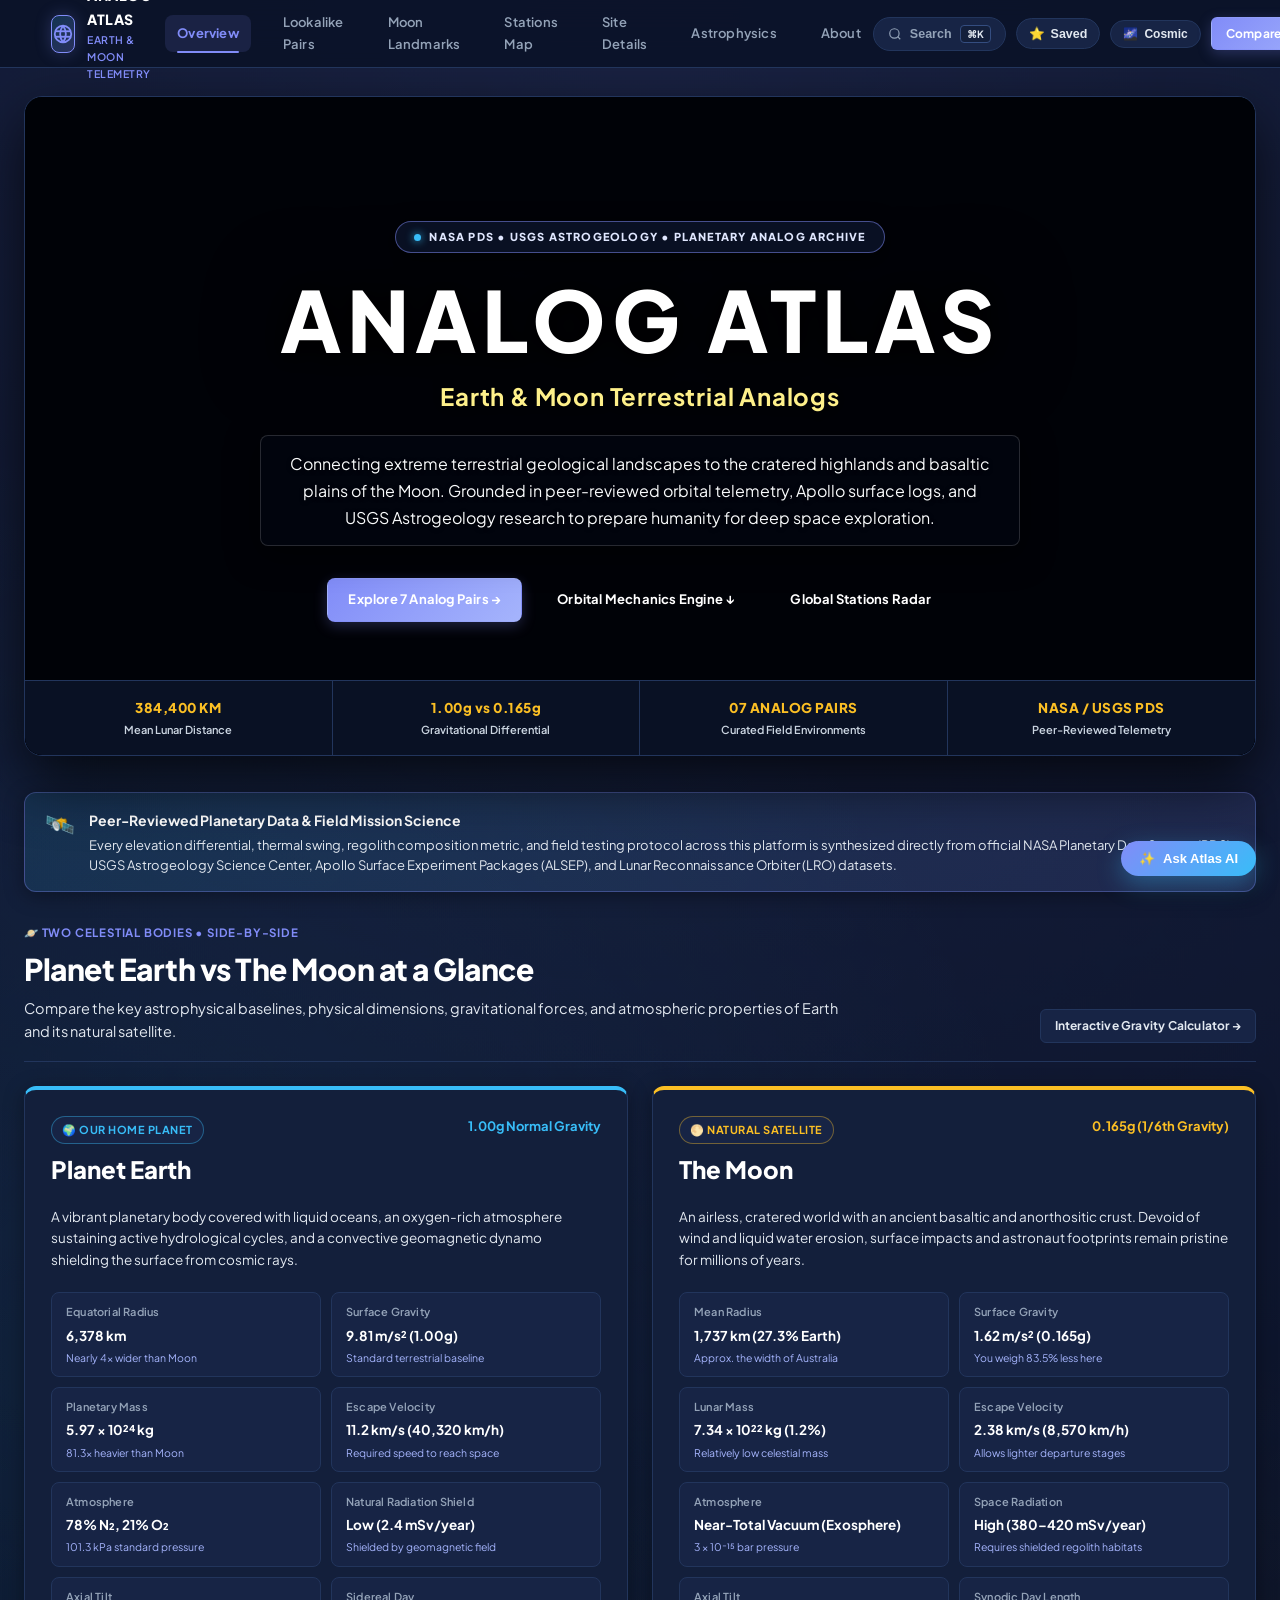
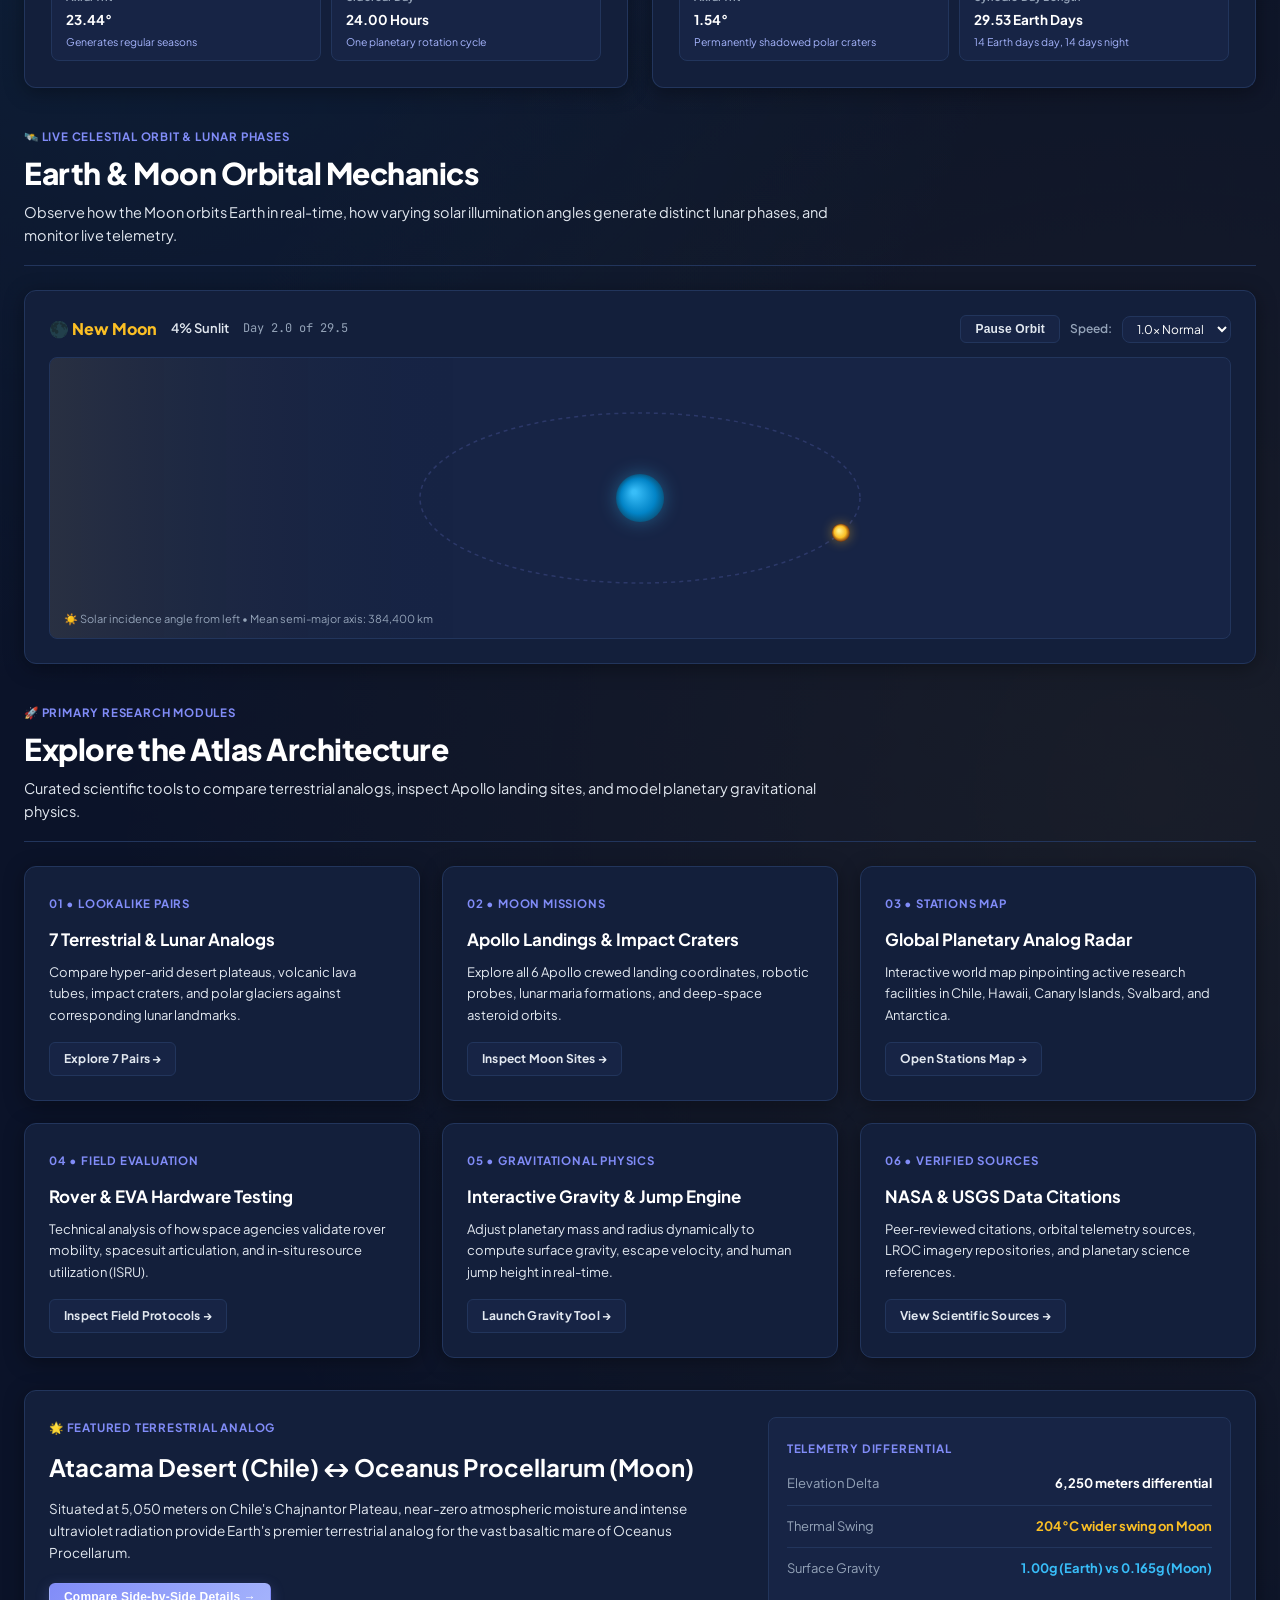
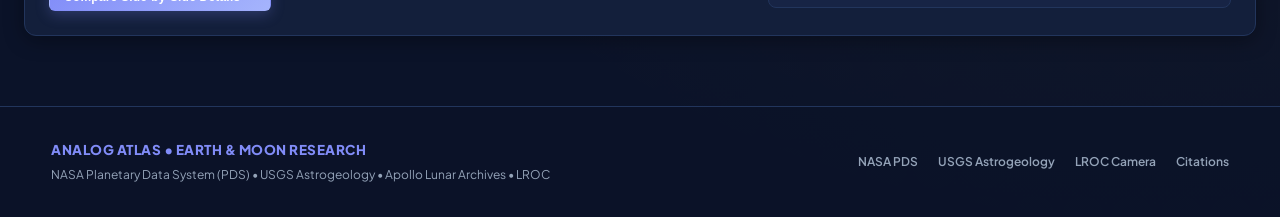
<file: index.html>
<!doctype html>
<html lang="en">
<head>
    <meta charset="utf-8">
    <meta name="viewport" content="width=device-width, initial-scale=1">
    <title>Analog Atlas — Earth &amp; Moon Terrestrial Analogs</title>
    <link rel="stylesheet" href="style.css">
</head>
<body>
    <!-- Top Navigation Bar -->
    <header class="topbar">
        <a class="brand" href="index.html">
            <div class="brand-symbol">
                <svg width="22" height="22" viewBox="0 0 24 24" fill="none" stroke="currentColor" stroke-width="2">
                    <circle cx="12" cy="12" r="9"/>
                    <path d="M3.6 9h16.8"/>
                    <path d="M3.6 15h16.8"/>
                    <path d="M12 3a14.5 14.5 0 0 0 0 18"/>
                    <path d="M12 3a14.5 14.5 0 0 1 0 18"/>
                </svg>
            </div>
            <div class="brand-text">
                <b>ANALOG ATLAS</b>
                <small>EARTH &amp; MOON TELEMETRY</small>
            </div>
        </a>
        <nav>
            <a href="index.html" class="active">Overview</a>
            <a href="compare.html">Lookalike Pairs</a>
            <a href="explore.html">Moon Landmarks</a>
            <a href="results.html">Stations Map</a>
            <a href="location.html">Site Details</a>
            <a href="methodology.html">Astrophysics</a>
            <a href="about.html">About</a>
        </nav>
        <div class="topbar-actions">
            <button class="theme-toggle-btn" onclick="cycleTheme()" title="Switch Theme">
                <span>🎨</span> <span>Theme</span>
            </button>
            <a class="btn btn-primary btn-sm" href="compare.html">Compare Places &rarr;</a>
        </div>
    </header>

    <main>
        <!-- Cinematic Universe Hero (Spanning out Earth & Moon with Project Name) -->
        <section class="hero-panel">
            <div class="hero-video-stage">
                <video class="hero-video-element" autoplay muted loop playsinline preload="auto">
                    <source src="v3.mp4" type="video/mp4">
        
                </video>
                <div class="hero-cosmos-vignette"></div>
            </div>

            <div class="hero-content">
                <div class="hero-research-badge">
                    <span class="badge-dot"></span>
                    <span>NASA PDS &bull; USGS ASTROGEOLOGY &bull; PLANETARY ANALOG ARCHIVE</span>
                </div>
                <h1 class="hero-title">ANALOG ATLAS</h1>
                <p class="hero-subtitle">Earth &amp; Moon Terrestrial Analogs</p>
                <p class="hero-desc">
                    Connecting extreme terrestrial geological landscapes to the cratered highlands and basaltic plains of the Moon. Grounded in peer-reviewed orbital telemetry, Apollo surface logs, and USGS Astrogeology research to prepare humanity for deep space exploration.
                </p>
                <div class="hero-buttons">
                    <a href="compare.html" class="btn btn-primary">
                        <span>Explore 7 Analog Pairs &rarr;</span>
                    </a>
                    <a href="#orbital-engine" class="btn hero-btn-ghost">
                        <span>Orbital Mechanics Engine &darr;</span>
                    </a>
                    <a href="results.html" class="btn hero-btn-ghost">
                        <span>Global Stations Radar</span>
                    </a>
                </div>
            </div>

            <!-- Invariant Telemetry Metric Bar -->
            <div class="feature-strip">
                <div class="feature-strip-item">
                    <span>384,400 KM</span>
                    <small>Mean Lunar Distance</small>
                </div>
                <div class="feature-strip-item">
                    <span>1.00g vs 0.165g</span>
                    <small>Gravitational Differential</small>
                </div>
                <div class="feature-strip-item">
                    <span>07 ANALOG PAIRS</span>
                    <small>Curated Field Environments</small>
                </div>
                <div class="feature-strip-item">
                    <span>NASA / USGS PDS</span>
                    <small>Peer-Reviewed Telemetry</small>
                </div>
            </div>
        </section>

        <!-- Scientific Data Integrity Banner -->
        <div class="beginner-guide-banner">
            <div class="beginner-guide-icon">🛰️</div>
            <div>
                <h4>Peer-Reviewed Planetary Data &amp; Field Mission Science</h4>
                <p>
                    Every elevation differential, thermal swing, regolith composition metric, and field testing protocol across this platform is synthesized directly from official NASA Planetary Data System (PDS), USGS Astrogeology Science Center, Apollo Surface Experiment Packages (ALSEP), and Lunar Reconnaissance Orbiter (LRO) datasets.
                </p>
            </div>
        </div>

        <!-- Section 1: Celestial Spheres Live Telemetry Board -->
        <div class="page-heading">
            <div>
                <span class="eyebrow-accent">🪐 TWO CELESTIAL BODIES • SIDE-BY-SIDE</span>
                <h1>Planet Earth vs The Moon at a Glance</h1>
                <p>Compare the key astrophysical baselines, physical dimensions, gravitational forces, and atmospheric properties of Earth and its natural satellite.</p>
            </div>
            <a href="methodology.html" class="btn btn-ghost btn-sm">Interactive Gravity Calculator &rarr;</a>
        </div>

        <section class="telemetry-board">
            <!-- Earth Card -->
            <div class="sphere-card earth-side">
                <div class="sphere-header">
                    <div>
                        <span class="sphere-tag">🌍 OUR HOME PLANET</span>
                        <h2>Planet Earth</h2>
                    </div>
                    <span style="font-weight: 700; font-size: 13px; color: var(--blue);">1.00g Normal Gravity</span>
                </div>
                <p class="sphere-desc">
                    A vibrant planetary body covered with liquid oceans, an oxygen-rich atmosphere sustaining active hydrological cycles, and a convective geomagnetic dynamo shielding the surface from cosmic rays.
                </p>
                <div class="sphere-metrics-table">
                    <div class="metric-cell">
                        <span>Equatorial Radius</span>
                        <b>6,378 km</b>
                        <small>Nearly 4× wider than Moon</small>
                    </div>
                    <div class="metric-cell">
                        <span>Surface Gravity</span>
                        <b>9.81 m/s² (1.00g)</b>
                        <small>Standard terrestrial baseline</small>
                    </div>
                    <div class="metric-cell">
                        <span>Planetary Mass</span>
                        <b>5.97 × 10²⁴ kg</b>
                        <small>81.3× heavier than Moon</small>
                    </div>
                    <div class="metric-cell">
                        <span>Escape Velocity</span>
                        <b>11.2 km/s (40,320 km/h)</b>
                        <small>Required speed to reach space</small>
                    </div>
                    <div class="metric-cell">
                        <span>Atmosphere</span>
                        <b>78% N₂, 21% O₂</b>
                        <small>101.3 kPa standard pressure</small>
                    </div>
                    <div class="metric-cell">
                        <span>Natural Radiation Shield</span>
                        <b>Low (2.4 mSv/year)</b>
                        <small>Shielded by geomagnetic field</small>
                    </div>
                    <div class="metric-cell">
                        <span>Axial Tilt</span>
                        <b>23.44°</b>
                        <small>Generates regular seasons</small>
                    </div>
                    <div class="metric-cell">
                        <span>Sidereal Day</span>
                        <b>24.00 Hours</b>
                        <small>One planetary rotation cycle</small>
                    </div>
                </div>
            </div>

            <!-- Moon Card -->
            <div class="sphere-card moon-side">
                <div class="sphere-header">
                    <div>
                        <span class="sphere-tag">🌕 NATURAL SATELLITE</span>
                        <h2>The Moon</h2>
                    </div>
                    <span style="font-weight: 700; font-size: 13px; color: var(--amber);">0.165g (1/6th Gravity)</span>
                </div>
                <p class="sphere-desc">
                    An airless, cratered world with an ancient basaltic and anorthositic crust. Devoid of wind and liquid water erosion, surface impacts and astronaut footprints remain pristine for millions of years.
                </p>
                <div class="sphere-metrics-table">
                    <div class="metric-cell">
                        <span>Mean Radius</span>
                        <b>1,737 km (27.3% Earth)</b>
                        <small>Approx. the width of Australia</small>
                    </div>
                    <div class="metric-cell">
                        <span>Surface Gravity</span>
                        <b>1.62 m/s² (0.165g)</b>
                        <small>You weigh 83.5% less here</small>
                    </div>
                    <div class="metric-cell">
                        <span>Lunar Mass</span>
                        <b>7.34 × 10²² kg (1.2%)</b>
                        <small>Relatively low celestial mass</small>
                    </div>
                    <div class="metric-cell">
                        <span>Escape Velocity</span>
                        <b>2.38 km/s (8,570 km/h)</b>
                        <small>Allows lighter departure stages</small>
                    </div>
                    <div class="metric-cell">
                        <span>Atmosphere</span>
                        <b>Near-Total Vacuum (Exosphere)</b>
                        <small>3 × 10⁻¹⁵ bar pressure</small>
                    </div>
                    <div class="metric-cell">
                        <span>Space Radiation</span>
                        <b>High (380–420 mSv/year)</b>
                        <small>Requires shielded regolith habitats</small>
                    </div>
                    <div class="metric-cell">
                        <span>Axial Tilt</span>
                        <b>1.54°</b>
                        <small>Permanently shadowed polar craters</small>
                    </div>
                    <div class="metric-cell">
                        <span>Synodic Day Length</span>
                        <b>29.53 Earth Days</b>
                        <small>14 Earth days day, 14 days night</small>
                    </div>
                </div>
            </div>
        </section>

        <!-- Section 2: Interactive Orbit & Moon Phases Engine -->
        <div class="page-heading" id="orbital-engine">
            <div>
                <span class="eyebrow-accent">🛰️ LIVE CELESTIAL ORBIT &amp; LUNAR PHASES</span>
                <h1>Earth &amp; Moon Orbital Mechanics</h1>
                <p>Observe how the Moon orbits Earth in real-time, how varying solar illumination angles generate distinct lunar phases, and monitor live telemetry.</p>
            </div>
        </div>

        <section class="card" style="margin-bottom: 36px; padding: 24px;">
            <div style="display: flex; justify-content: space-between; align-items: center; margin-bottom: 14px; flex-wrap: wrap; gap: 12px;">
                <div style="display: flex; align-items: center; gap: 14px;">
                    <span id="orbit-phase-text" style="font-size: 16px; font-weight: 800; color: var(--amber);">🌕 Full Moon</span>
                    <span id="orbit-illum-text" style="font-size: 13px; color: var(--text-dim); font-weight: 600;">100% Sunlit</span>
                    <span id="orbit-day-text" style="font-size: 12px; color: var(--muted); font-family: var(--font-mono);">Day 14.8 of 29.5</span>
                </div>
                <div style="display: flex; align-items: center; gap: 10px;">
                    <button class="btn btn-ghost btn-sm" id="orbit-play-btn" onclick="toggleOrbitPlay()">Pause Orbit</button>
                    <label style="font-size: 12px; font-weight: 600; color: var(--muted);">Speed:</label>
                    <select class="select-box" style="padding: 4px 10px; font-size: 12px;" onchange="setOrbitSpeed(this.value)">
                        <option value="0.008">0.5× Slow</option>
                        <option value="0.015" selected>1.0× Normal</option>
                        <option value="0.035">2.5× Fast</option>
                    </select>
                </div>
            </div>
            <div style="background: var(--card-surface); border-radius: var(--radius-sm); border: 1px solid var(--line); overflow: hidden; position: relative;">
                <canvas id="orbit-canvas" style="width: 100%; height: 280px; display: block;"></canvas>
                <div style="position: absolute; bottom: 10px; left: 14px; font-size: 11px; color: var(--muted); pointer-events: none;">
                    ☀️ Solar incidence angle from left &bull; Mean semi-major axis: 384,400 km
                </div>
            </div>
        </section>

        <!-- Section 3: Core Research Navigation Modules -->
        <div class="page-heading">
            <div>
                <span class="eyebrow-accent">🚀 PRIMARY RESEARCH MODULES</span>
                <h1>Explore the Atlas Architecture</h1>
                <p>Curated scientific tools to compare terrestrial analogs, inspect Apollo landing sites, and model planetary gravitational physics.</p>
            </div>
        </div>

        <div class="grid-three">
            <a class="card" href="compare.html">
                <span class="eyebrow-accent">01 • LOOKALIKE PAIRS</span>
                <h3 style="margin: 8px 0;">7 Terrestrial &amp; Lunar Analogs</h3>
                <p style="color: var(--text-dim); font-size: 13px; margin-bottom: 16px;">
                    Compare hyper-arid desert plateaus, volcanic lava tubes, impact craters, and polar glaciers against corresponding lunar landmarks.
                </p>
                <span class="btn btn-ghost btn-sm">Explore 7 Pairs &rarr;</span>
            </a>

            <a class="card" href="explore.html">
                <span class="eyebrow-accent">02 • MOON MISSIONS</span>
                <h3 style="margin: 8px 0;">Apollo Landings &amp; Impact Craters</h3>
                <p style="color: var(--text-dim); font-size: 13px; margin-bottom: 16px;">
                    Explore all 6 Apollo crewed landing coordinates, robotic probes, lunar maria formations, and deep-space asteroid orbits.
                </p>
                <span class="btn btn-ghost btn-sm">Inspect Moon Sites &rarr;</span>
            </a>

            <a class="card" href="results.html">
                <span class="eyebrow-accent">03 • STATIONS MAP</span>
                <h3 style="margin: 8px 0;">Global Planetary Analog Radar</h3>
                <p style="color: var(--text-dim); font-size: 13px; margin-bottom: 16px;">
                    Interactive world map pinpointing active research facilities in Chile, Hawaii, Canary Islands, Svalbard, and Antarctica.
                </p>
                <span class="btn btn-ghost btn-sm">Open Stations Map &rarr;</span>
            </a>

            <a class="card" href="location.html">
                <span class="eyebrow-accent">04 • FIELD EVALUATION</span>
                <h3 style="margin: 8px 0;">Rover &amp; EVA Hardware Testing</h3>
                <p style="color: var(--text-dim); font-size: 13px; margin-bottom: 16px;">
                    Technical analysis of how space agencies validate rover mobility, spacesuit articulation, and in-situ resource utilization (ISRU).
                </p>
                <span class="btn btn-ghost btn-sm">Inspect Field Protocols &rarr;</span>
            </a>

            <a class="card" href="methodology.html">
                <span class="eyebrow-accent">05 • GRAVITATIONAL PHYSICS</span>
                <h3 style="margin: 8px 0;">Interactive Gravity &amp; Jump Engine</h3>
                <p style="color: var(--text-dim); font-size: 13px; margin-bottom: 16px;">
                    Adjust planetary mass and radius dynamically to compute surface gravity, escape velocity, and human jump height in real-time.
                </p>
                <span class="btn btn-ghost btn-sm">Launch Gravity Tool &rarr;</span>
            </a>

            <a class="card" href="about.html">
                <span class="eyebrow-accent">06 • VERIFIED SOURCES</span>
                <h3 style="margin: 8px 0;">NASA &amp; USGS Data Citations</h3>
                <p style="color: var(--text-dim); font-size: 13px; margin-bottom: 16px;">
                    Peer-reviewed citations, orbital telemetry sources, LROC imagery repositories, and planetary science references.
                </p>
                <span class="btn btn-ghost btn-sm">View Scientific Sources &rarr;</span>
            </a>
        </div>

        <!-- Section 4: Featured Analog Spotlight -->
        <section class="card" style="margin-top: 32px; display: grid; grid-template-columns: 1.2fr 0.8fr; gap: 24px; align-items: center;">
            <div>
                <span class="eyebrow-accent">🌟 FEATURED TERRESTRIAL ANALOG</span>
                <h2 style="font-size: 24px; margin: 6px 0 10px;">Atacama Desert (Chile) &harr; Oceanus Procellarum (Moon)</h2>
                <p style="color: var(--text-dim); font-size: 13.5px; line-height: 1.65; margin-bottom: 18px;">
                    Situated at 5,050 meters on Chile's Chajnantor Plateau, near-zero atmospheric moisture and intense ultraviolet radiation provide Earth's premier terrestrial analog for the vast basaltic mare of Oceanus Procellarum.
                </p>
                <button class="btn btn-primary btn-sm" onclick="openDifferentialModal('pair-hyper-arid-plains')">
                    Compare Side-by-Side Details &rarr;
                </button>
            </div>
            <div style="background: var(--card-surface); border: 1px solid var(--line); border-radius: var(--radius-sm); padding: 18px;">
                <span class="eyebrow-accent" style="color: var(--accent);">TELEMETRY DIFFERENTIAL</span>
                <div style="display: flex; justify-content: space-between; padding: 10px 0; border-bottom: 1px solid var(--line); font-size: 13px;">
                    <span style="color: var(--muted);">Elevation Delta</span>
                    <b style="font-weight: 700;">6,250 meters differential</b>
                </div>
                <div style="display: flex; justify-content: space-between; padding: 10px 0; border-bottom: 1px solid var(--line); font-size: 13px;">
                    <span style="color: var(--muted);">Thermal Swing</span>
                    <b style="color: var(--amber); font-weight: 700;">204°C wider swing on Moon</b>
                </div>
                <div style="display: flex; justify-content: space-between; padding: 10px 0; font-size: 13px;">
                    <span style="color: var(--muted);">Surface Gravity</span>
                    <b style="color: var(--blue); font-weight: 700;">1.00g (Earth) vs 0.165g (Moon)</b>
                </div>
            </div>
        </section>
    </main>

    <!-- Footer -->
    <footer>
        <div class="footer-inner">
            <div class="footer-left">
                <b>ANALOG ATLAS • EARTH &amp; MOON RESEARCH</b>
                <p>NASA Planetary Data System (PDS) &bull; USGS Astrogeology &bull; Apollo Lunar Archives &bull; LROC</p>
            </div>
            <div class="footer-links">
                <a href="https://pds.nasa.gov" target="_blank" rel="noopener">NASA PDS</a>
                <a href="https://astrogeology.usgs.gov" target="_blank" rel="noopener">USGS Astrogeology</a>
                <a href="https://www.lroc.asu.edu" target="_blank" rel="noopener">LROC Camera</a>
                <a href="about.html">Citations</a>
            </div>
        </div>
    </footer>

    <script src="assets/data.js"></script>
    <script src="assets/app.js"></script>
    <script>
        // ==========================================================================
        // INTERACTIVE ORBIT & MOON PHASE SIMULATOR
        // ==========================================================================
        let orbitAngle = 0;
        let orbitSpeed = 0.015;
        let orbitPlaying = true;

        function toggleOrbitPlay() {
            orbitPlaying = !orbitPlaying;
            const btn = document.getElementById('orbit-play-btn');
            if (btn) btn.textContent = orbitPlaying ? 'Pause Orbit' : 'Resume Orbit';
        }

        function setOrbitSpeed(val) {
            orbitSpeed = parseFloat(val) || 0.015;
        }

        function initOrbitSimulation() {
            const canvas = document.getElementById('orbit-canvas');
            if (!canvas) return;
            const ctx = canvas.getContext('2d');

            function render() {
                const width = canvas.width = canvas.parentElement.clientWidth;
                const height = canvas.height = 280;
                const centerX = width / 2;
                const centerY = height / 2;
                const radiusX = Math.min(width * 0.38, 220);
                const radiusY = Math.min(height * 0.32, 85);

                ctx.clearRect(0, 0, width, height);

                // Orbital Ellipse trail
                ctx.beginPath();
                ctx.ellipse(centerX, centerY, radiusX, radiusY, 0, 0, Math.PI * 2);
                ctx.strokeStyle = 'rgba(129, 140, 248, 0.2)';
                ctx.lineWidth = 1.5;
                ctx.setLineDash([4, 4]);
                ctx.stroke();
                ctx.setLineDash([]);

                // Sunlight gradient from left
                const sunGrad = ctx.createLinearGradient(0, centerY, centerX * 0.7, centerY);
                sunGrad.addColorStop(0, 'rgba(251, 191, 36, 0.08)');
                sunGrad.addColorStop(1, 'transparent');
                ctx.fillStyle = sunGrad;
                ctx.fillRect(0, 0, centerX, height);

                // Earth in center
                const earthRadius = 24;
                const earthGrad = ctx.createRadialGradient(centerX - 6, centerY - 6, 2, centerX, centerY, earthRadius);
                earthGrad.addColorStop(0, '#38bdf8');
                earthGrad.addColorStop(0.7, '#0284c7');
                earthGrad.addColorStop(1, '#075985');
                
                ctx.shadowColor = 'rgba(56, 189, 248, 0.35)';
                ctx.shadowBlur = 18;
                ctx.beginPath();
                ctx.arc(centerX, centerY, earthRadius, 0, Math.PI * 2);
                ctx.fillStyle = earthGrad;
                ctx.fill();
                ctx.shadowBlur = 0;

                // Moon position
                const moonX = centerX + Math.cos(orbitAngle) * radiusX;
                const moonY = centerY + Math.sin(orbitAngle) * radiusY;
                const moonRadius = 9;

                // Moon shadow & light
                const moonGrad = ctx.createRadialGradient(moonX - 2, moonY - 2, 1, moonX, moonY, moonRadius);
                moonGrad.addColorStop(0, '#fef08a');
                moonGrad.addColorStop(0.6, '#fbbf24');
                moonGrad.addColorStop(1, '#78350f');

                ctx.shadowColor = 'rgba(251, 191, 36, 0.45)';
                ctx.shadowBlur = 12;
                ctx.beginPath();
                ctx.arc(moonX, moonY, moonRadius, 0, Math.PI * 2);
                ctx.fillStyle = moonGrad;
                ctx.fill();
                ctx.shadowBlur = 0;

                // Phase calculations
                const normalizedAngle = (orbitAngle % (Math.PI * 2) + Math.PI * 2) % (Math.PI * 2);
                const dayInCycle = (normalizedAngle / (Math.PI * 2) * 29.53).toFixed(1);
                const illum = Math.round((1 - Math.cos(normalizedAngle)) / 2 * 100);

                let phaseName = 'New Moon';
                if (illum < 8) phaseName = '🌑 New Moon';
                else if (normalizedAngle < Math.PI * 0.45) phaseName = '🌒 Waxing Crescent';
                else if (normalizedAngle < Math.PI * 0.55) phaseName = '🌓 First Quarter';
                else if (normalizedAngle < Math.PI * 0.95) phaseName = '🌔 Waxing Gibbous';
                else if (normalizedAngle < Math.PI * 1.05) phaseName = '🌕 Full Moon';
                else if (normalizedAngle < Math.PI * 1.45) phaseName = '🌖 Waning Gibbous';
                else if (normalizedAngle < Math.PI * 1.55) phaseName = '🌗 Last Quarter';
                else phaseName = '🌘 Waning Crescent';

                const phaseEl = document.getElementById('orbit-phase-text');
                const illumEl = document.getElementById('orbit-illum-text');
                const dayEl = document.getElementById('orbit-day-text');
                if (phaseEl) phaseEl.textContent = phaseName;
                if (illumEl) illumEl.textContent = `${illum}% Sunlit`;
                if (dayEl) dayEl.textContent = `Day ${dayInCycle} of 29.5`;

                if (orbitPlaying) {
                    orbitAngle += orbitSpeed;
                }
                requestAnimationFrame(render);
            }
            requestAnimationFrame(render);
        }

        document.addEventListener('DOMContentLoaded', () => {
            initOrbitSimulation();
            const heroVid = document.querySelector('.hero-video-element');
            if (heroVid) {
                heroVid.play().catch(() => {});
            }
        });
    </script>
</body>
</html>
</file>
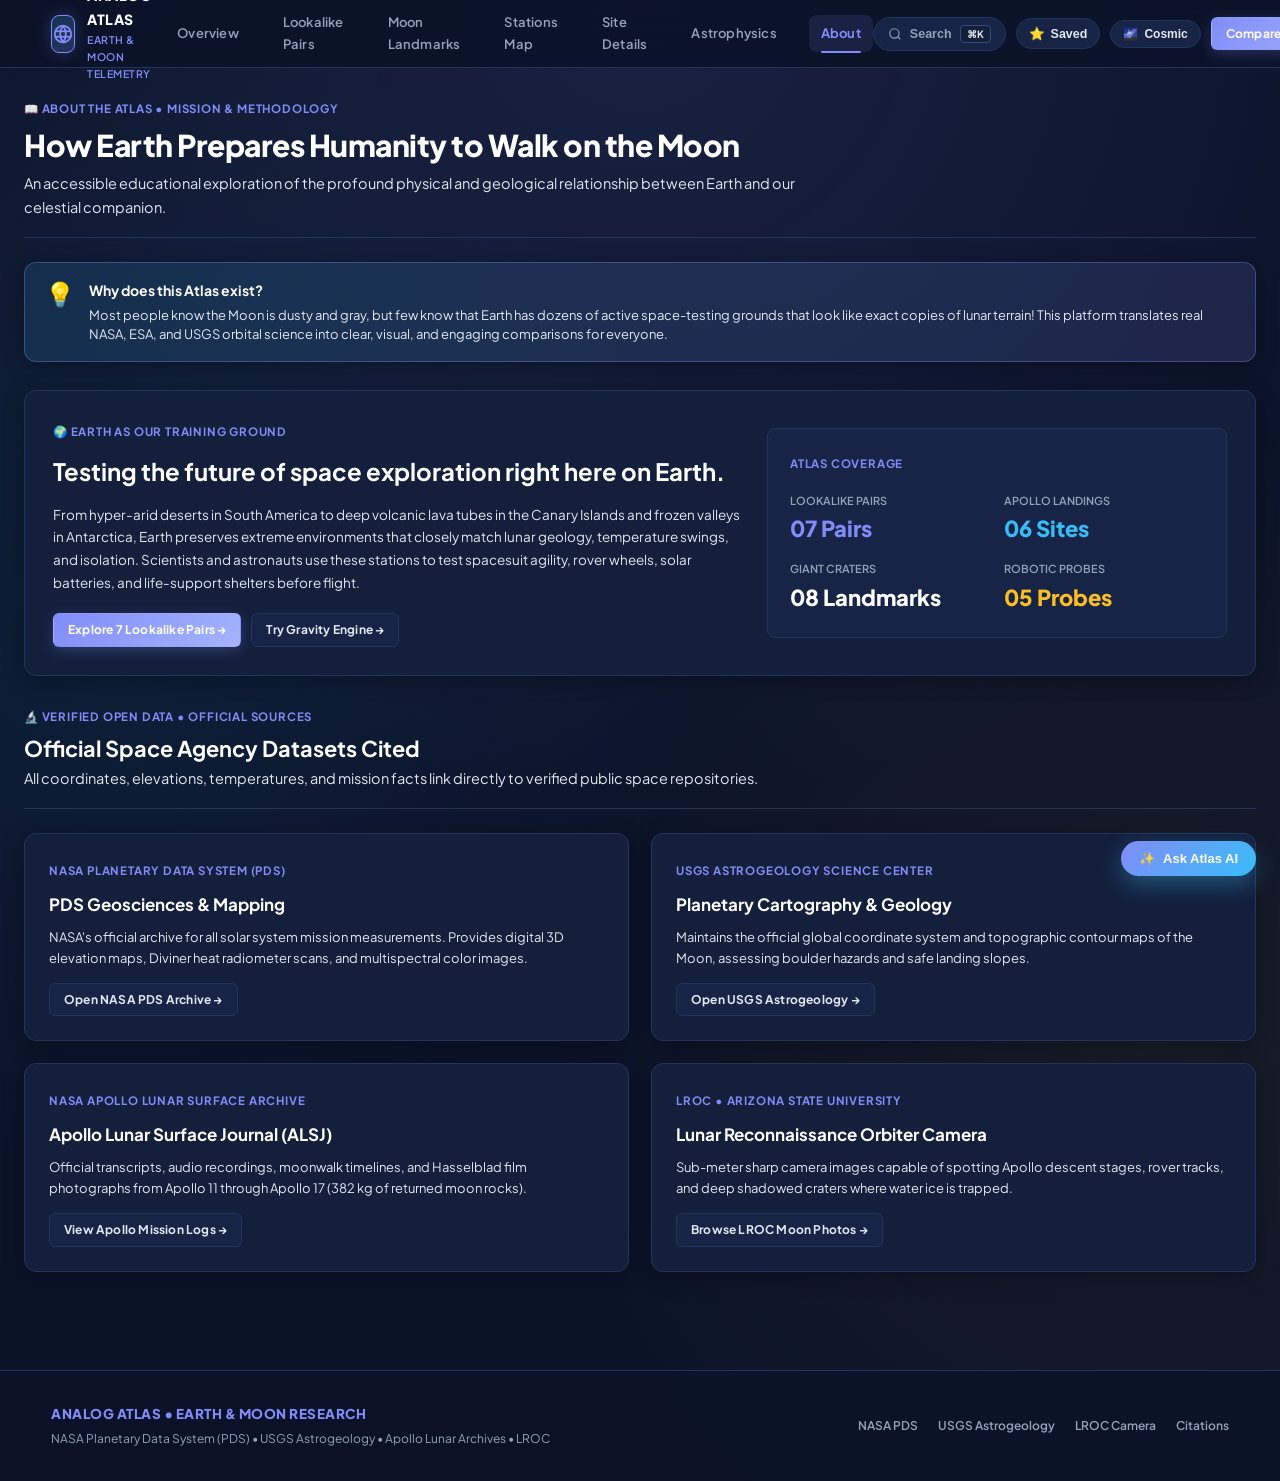
<file: about.html>
<!doctype html>
<html lang="en">
<head>
    <meta charset="utf-8">
    <meta name="viewport" content="width=device-width, initial-scale=1">
    <title>About the Atlas &amp; Scientific Citations — Analog Atlas</title>
    <link rel="stylesheet" href="style.css">
</head>
<body>
    <!-- Top Navigation Bar -->
    <header class="topbar">
        <a class="brand" href="index.html">
            <div class="brand-symbol">
                <svg width="22" height="22" viewBox="0 0 24 24" fill="none" stroke="currentColor" stroke-width="2">
                    <circle cx="12" cy="12" r="9"/>
                    <path d="M3.6 9h16.8"/>
                    <path d="M3.6 15h16.8"/>
                    <path d="M12 3a14.5 14.5 0 0 0 0 18"/>
                    <path d="M12 3a14.5 14.5 0 0 1 0 18"/>
                </svg>
            </div>
            <div class="brand-text">
                <b>ANALOG ATLAS</b>
                <small>EARTH &amp; MOON TELEMETRY</small>
            </div>
        </a>
        <nav>
            <a href="index.html">Overview</a>
            <a href="compare.html">Lookalike Pairs</a>
            <a href="explore.html">Moon Landmarks</a>
            <a href="results.html">Stations Map</a>
            <a href="location.html">Site Details</a>
            <a href="methodology.html">Astrophysics</a>
            <a href="about.html" class="active">About</a>
        </nav>
        <div class="topbar-actions">
            <button class="theme-toggle-btn" onclick="cycleTheme()" title="Switch Theme">
                <span>🎨</span> <span>Theme</span>
            </button>
            <a class="btn btn-primary btn-sm" href="compare.html">Compare Places &rarr;</a>
        </div>
    </header>

    <main>
        <div class="page-heading">
            <div>
                <span class="eyebrow-accent">📖 ABOUT THE ATLAS • MISSION &amp; METHODOLOGY</span>
                <h1>How Earth Prepares Humanity to Walk on the Moon</h1>
                <p>An accessible educational exploration of the profound physical and geological relationship between Earth and our celestial companion.</p>
            </div>
        </div>

        <!-- Friendly Beginner Helper Banner -->
        <div class="beginner-guide-banner">
            <div class="beginner-guide-icon">💡</div>
            <div>
                <h4>Why does this Atlas exist?</h4>
                <p>
                    Most people know the Moon is dusty and gray, but few know that Earth has dozens of active space-testing grounds that look like exact copies of lunar terrain! This platform translates real NASA, ESA, and USGS orbital science into clear, visual, and engaging comparisons for everyone.
                </p>
            </div>
        </div>

        <section class="card" style="padding: 28px; margin-bottom: 28px; display: grid; grid-template-columns: 1.2fr 0.8fr; gap: 24px; align-items: center;">
            <div>
                <span class="eyebrow-accent">🌍 EARTH AS OUR TRAINING GROUND</span>
                <h2 style="font-size: 24px; margin: 6px 0 12px;">Testing the future of space exploration right here on Earth.</h2>
                <p style="color: var(--text-dim); line-height: 1.7; font-size: 13.5px; margin-bottom: 18px;">
                    From hyper-arid deserts in South America to deep volcanic lava tubes in the Canary Islands and frozen valleys in Antarctica, Earth preserves extreme environments that closely match lunar geology, temperature swings, and isolation. Scientists and astronauts use these stations to test spacesuit agility, rover wheels, solar batteries, and life-support shelters before flight.
                </p>
                <div style="display: flex; gap: 10px; flex-wrap: wrap;">
                    <a href="compare.html" class="btn btn-primary btn-sm">Explore 7 Lookalike Pairs &rarr;</a>
                    <a href="methodology.html" class="btn btn-ghost btn-sm">Try Gravity Engine &rarr;</a>
                </div>
            </div>
            <div style="background: var(--card-surface); border: 1px solid var(--line); border-radius: var(--radius-sm); padding: 22px;">
                <span class="eyebrow-accent" style="color: var(--accent);">ATLAS COVERAGE</span>
                <div style="display: grid; grid-template-columns: 1fr 1fr; gap: 14px; margin-top: 14px;">
                    <div>
                        <span style="font-size: 11px; font-weight: 600; color: var(--muted); display: block;">LOOKALIKE PAIRS</span>
                        <b style="font-size: 22px; font-weight: 800; color: var(--accent); display: block;">07 Pairs</b>
                    </div>
                    <div>
                        <span style="font-size: 11px; font-weight: 600; color: var(--muted); display: block;">APOLLO LANDINGS</span>
                        <b style="font-size: 22px; font-weight: 800; color: var(--blue); display: block;">06 Sites</b>
                    </div>
                    <div>
                        <span style="font-size: 11px; font-weight: 600; color: var(--muted); display: block;">GIANT CRATERS</span>
                        <b style="font-size: 22px; font-weight: 800; color: var(--text); display: block;">08 Landmarks</b>
                    </div>
                    <div>
                        <span style="font-size: 11px; font-weight: 600; color: var(--muted); display: block;">ROBOTIC PROBES</span>
                        <b style="font-size: 22px; font-weight: 800; color: var(--amber); display: block;">05 Probes</b>
                    </div>
                </div>
            </div>
        </section>

        <!-- Scientific Data Sources Citations -->
        <div class="page-heading">
            <div>
                <span class="eyebrow-accent">🔬 VERIFIED OPEN DATA • OFFICIAL SOURCES</span>
                <h2>Official Space Agency Datasets Cited</h2>
                <p>All coordinates, elevations, temperatures, and mission facts link directly to verified public space repositories.</p>
            </div>
        </div>

        <div class="grid-two" style="margin-bottom: 28px;">
            <article class="card">
                <span class="eyebrow-accent">NASA PLANETARY DATA SYSTEM (PDS)</span>
                <h3 style="margin: 6px 0 8px;">PDS Geosciences &amp; Mapping</h3>
                <p style="font-size: 13px; color: var(--text-dim); line-height: 1.6; margin-bottom: 14px;">
                    NASA's official archive for all solar system mission measurements. Provides digital 3D elevation maps, Diviner heat radiometer scans, and multispectral color images.
                </p>
                <a href="https://pds.nasa.gov" target="_blank" rel="noopener" class="btn btn-ghost btn-sm">
                    Open NASA PDS Archive &rarr;
                </a>
            </article>

            <article class="card">
                <span class="eyebrow-accent">USGS ASTROGEOLOGY SCIENCE CENTER</span>
                <h3 style="margin: 6px 0 8px;">Planetary Cartography &amp; Geology</h3>
                <p style="font-size: 13px; color: var(--text-dim); line-height: 1.6; margin-bottom: 14px;">
                    Maintains the official global coordinate system and topographic contour maps of the Moon, assessing boulder hazards and safe landing slopes.
                </p>
                <a href="https://astrogeology.usgs.gov" target="_blank" rel="noopener" class="btn btn-ghost btn-sm">
                    Open USGS Astrogeology &rarr;
                </a>
            </article>

            <article class="card">
                <span class="eyebrow-accent">NASA APOLLO LUNAR SURFACE ARCHIVE</span>
                <h3 style="margin: 6px 0 8px;">Apollo Lunar Surface Journal (ALSJ)</h3>
                <p style="font-size: 13px; color: var(--text-dim); line-height: 1.6; margin-bottom: 14px;">
                    Official transcripts, audio recordings, moonwalk timelines, and Hasselblad film photographs from Apollo 11 through Apollo 17 (382 kg of returned moon rocks).
                </p>
                <a href="https://www.nasa.gov/mission/apollo/" target="_blank" rel="noopener" class="btn btn-ghost btn-sm">
                    View Apollo Mission Logs &rarr;
                </a>
            </article>

            <article class="card">
                <span class="eyebrow-accent">LROC • ARIZONA STATE UNIVERSITY</span>
                <h3 style="margin: 6px 0 8px;">Lunar Reconnaissance Orbiter Camera</h3>
                <p style="font-size: 13px; color: var(--text-dim); line-height: 1.6; margin-bottom: 14px;">
                    Sub-meter sharp camera images capable of spotting Apollo descent stages, rover tracks, and deep shadowed craters where water ice is trapped.
                </p>
                <a href="https://www.lroc.asu.edu" target="_blank" rel="noopener" class="btn btn-ghost btn-sm">
                    Browse LROC Moon Photos &rarr;
                </a>
            </article>
        </div>
    </main>

    <!-- Footer -->
    <footer>
        <div class="footer-inner">
            <div class="footer-left">
                <b>ANALOG ATLAS • EARTH &amp; MOON RESEARCH</b>
                <p>NASA Planetary Data System (PDS) &bull; USGS Astrogeology &bull; Apollo Lunar Archives &bull; LROC</p>
            </div>
            <div class="footer-links">
                <a href="https://pds.nasa.gov" target="_blank" rel="noopener">NASA PDS</a>
                <a href="https://astrogeology.usgs.gov" target="_blank" rel="noopener">USGS Astrogeology</a>
                <a href="https://www.lroc.asu.edu" target="_blank" rel="noopener">LROC Camera</a>
                <a href="about.html">Citations</a>
            </div>
        </div>
    </footer>

    <script src="assets/data.js"></script>
    <script src="assets/app.js"></script>
</body>
</html>
</file>
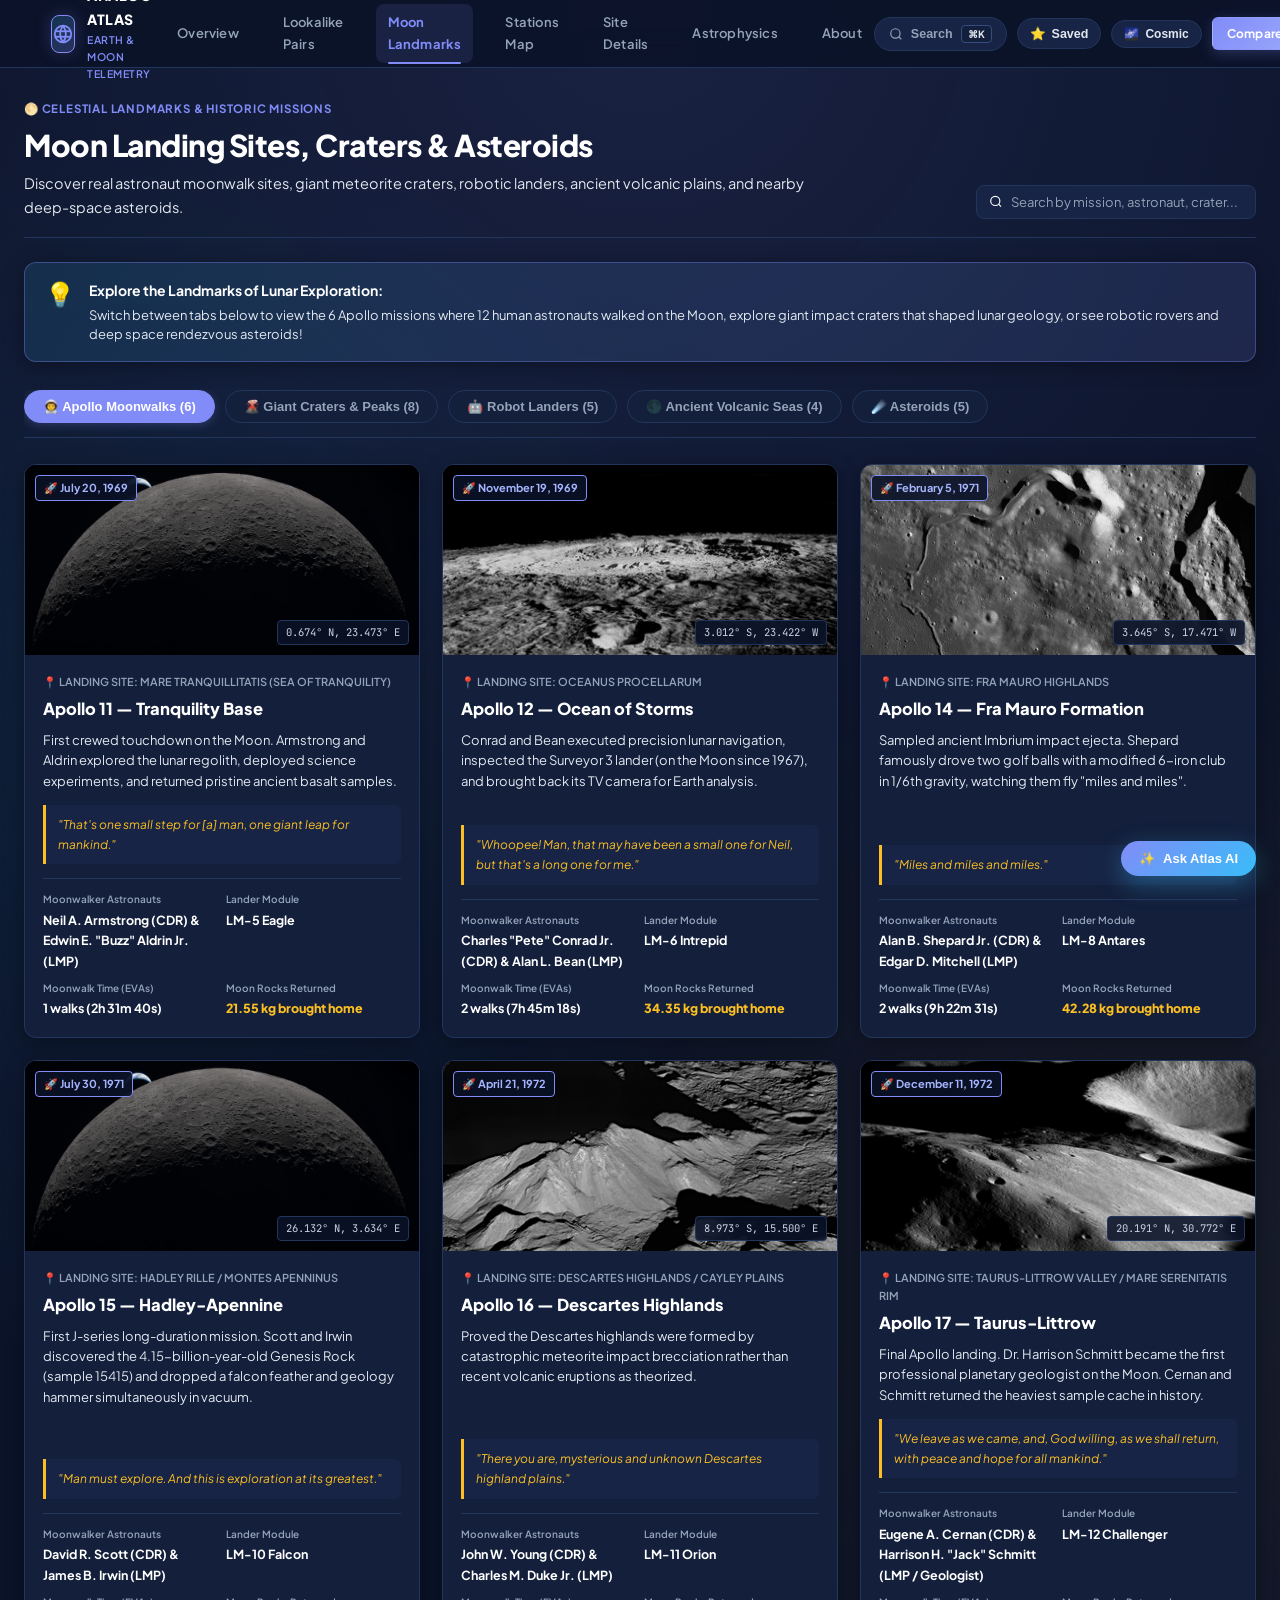
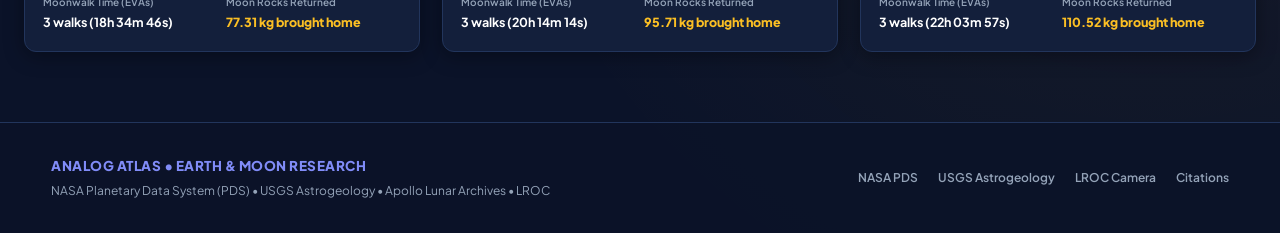
<file: explore.html>
<!doctype html>
<html lang="en">
<head>
    <meta charset="utf-8">
    <meta name="viewport" content="width=device-width, initial-scale=1">
    <title>Moon Landmarks, Apollo Landings &amp; Asteroids — Analog Atlas</title>
    <link rel="stylesheet" href="style.css">
</head>
<body>
    <!-- Top Navigation Bar -->
    <header class="topbar">
        <a class="brand" href="index.html">
            <div class="brand-symbol">
                <svg width="22" height="22" viewBox="0 0 24 24" fill="none" stroke="currentColor" stroke-width="2">
                    <circle cx="12" cy="12" r="9"/>
                    <path d="M3.6 9h16.8"/>
                    <path d="M3.6 15h16.8"/>
                    <path d="M12 3a14.5 14.5 0 0 0 0 18"/>
                    <path d="M12 3a14.5 14.5 0 0 1 0 18"/>
                </svg>
            </div>
            <div class="brand-text">
                <b>ANALOG ATLAS</b>
                <small>EARTH &amp; MOON TELEMETRY</small>
            </div>
        </a>
        <nav>
            <a href="index.html">Overview</a>
            <a href="compare.html">Lookalike Pairs</a>
            <a href="explore.html" class="active">Moon Landmarks</a>
            <a href="results.html">Stations Map</a>
            <a href="location.html">Site Details</a>
            <a href="methodology.html">Astrophysics</a>
            <a href="about.html">About</a>
        </nav>
        <div class="topbar-actions">
            <button class="theme-toggle-btn" onclick="cycleTheme()" title="Switch Theme">
                <span>🎨</span> <span>Theme</span>
            </button>
            <a class="btn btn-primary btn-sm" href="compare.html">Compare Places &rarr;</a>
        </div>
    </header>

    <main>
        <div class="page-heading">
            <div>
                <span class="eyebrow-accent">🌕 CELESTIAL LANDMARKS &amp; HISTORIC MISSIONS</span>
                <h1>Moon Landing Sites, Craters &amp; Asteroids</h1>
                <p>Discover real astronaut moonwalk sites, giant meteorite craters, robotic landers, ancient volcanic plains, and nearby deep-space asteroids.</p>
            </div>
            <div class="search-box" style="min-width: 280px;">
                <svg width="15" height="15" viewBox="0 0 24 24" fill="none" stroke="currentColor" stroke-width="2">
                    <circle cx="11" cy="11" r="8"/>
                    <path d="m21 21-4.35-4.35"/>
                </svg>
                <input type="text" id="beacon-search" placeholder="Search by mission, astronaut, crater..." oninput="filterBeacons()">
            </div>
        </div>

        <!-- Friendly Beginner Helper Banner -->
        <div class="beginner-guide-banner">
            <div class="beginner-guide-icon">💡</div>
            <div>
                <h4>Explore the Landmarks of Lunar Exploration:</h4>
                <p>
                    Switch between tabs below to view the 6 Apollo missions where 12 human astronauts walked on the Moon, explore giant impact craters that shaped lunar geology, or see robotic rovers and deep space rendezvous asteroids!
                </p>
            </div>
        </div>

        <!-- Tab Navigation for Beacons -->
        <div class="tab-navigation" id="beacon-tabs">
            <button class="tab-btn active" data-tab="apollo" onclick="setBeaconTab('apollo')">👨‍🚀 Apollo Moonwalks (6)</button>
            <button class="tab-btn" data-tab="craters" onclick="setBeaconTab('craters')">🌋 Giant Craters &amp; Peaks (8)</button>
            <button class="tab-btn" data-tab="robotic" onclick="setBeaconTab('robotic')">🤖 Robot Landers (5)</button>
            <button class="tab-btn" data-tab="maria" onclick="setBeaconTab('maria')">🌑 Ancient Volcanic Seas (4)</button>
            <button class="tab-btn" data-tab="asteroids" onclick="setBeaconTab('asteroids')">☄️ Asteroids (5)</button>
        </div>

        <!-- Beacons Grid Container -->
        <div class="beacon-grid" id="beacon-grid">
            <!-- Dynamically populated by JavaScript -->
        </div>
    </main>

    <!-- Footer -->
    <footer>
        <div class="footer-inner">
            <div class="footer-left">
                <b>ANALOG ATLAS • EARTH &amp; MOON RESEARCH</b>
                <p>NASA Planetary Data System (PDS) &bull; USGS Astrogeology &bull; Apollo Lunar Archives &bull; LROC</p>
            </div>
            <div class="footer-links">
                <a href="https://pds.nasa.gov" target="_blank" rel="noopener">NASA PDS</a>
                <a href="https://astrogeology.usgs.gov" target="_blank" rel="noopener">USGS Astrogeology</a>
                <a href="https://www.lroc.asu.edu" target="_blank" rel="noopener">LROC Camera</a>
                <a href="about.html">Citations</a>
            </div>
        </div>
    </footer>

    <script src="assets/data.js"></script>
    <script src="assets/app.js"></script>
    <script>
        let currentTab = 'apollo';
        let searchQuery = '';

        function setBeaconTab(tab) {
            currentTab = tab;
            document.querySelectorAll('#beacon-tabs button').forEach(btn => {
                btn.classList.toggle('active', btn.dataset.tab === tab);
            });
            renderBeacons();
        }

        function filterBeacons() {
            searchQuery = document.getElementById('beacon-search').value.toLowerCase().trim();
            renderBeacons();
        }

        function renderBeacons() {
            const grid = document.getElementById('beacon-grid');
            let items = [];

            if (currentTab === 'apollo') items = [...APOLLO_MISSIONS];
            else if (currentTab === 'craters') items = [...CRATERS_MASSIFS];
            else if (currentTab === 'robotic') items = [...ROBOTIC_LANDERS];
            else if (currentTab === 'maria') items = [...LUNAR_MARIA];
            else if (currentTab === 'asteroids') items = [...ASTEROIDS];

            if (searchQuery) {
                items = items.filter(it => {
                    const text = (
                        (it.name || '') + ' ' + 
                        (it.region || '') + ' ' + 
                        (it.description || '') + ' ' + 
                        (it.featureDescription || '') + ' ' +
                        (it.astronauts ? it.astronauts.join(' ') : '')
                    ).toLowerCase();
                    return text.includes(searchQuery);
                });
            }

            if (items.length === 0) {
                grid.innerHTML = `
                    <div style="grid-column: 1 / -1; text-align: center; padding: 60px 20px;" class="card">
                        <h3 style="color: var(--accent); margin-bottom: 8px;">No Landmarks Found</h3>
                        <p style="color: var(--muted);">No records matched your search in this category. Try another keyword!</p>
                    </div>
                `;
                return;
            }

            grid.innerHTML = items.map(it => {
                // If it's an asteroid
                if (currentTab === 'asteroids') {
                    return `
                        <article class="beacon-card">
                            <div class="beacon-thumb">
                                <img src="${it.image}" alt="${it.name}" loading="lazy" onerror="this.src='assets/images/Asteroid_Bennu-1_f1af1811.jpeg'">
                                <span class="beacon-badge">☄️ ${it.type}</span>
                                <span class="beacon-coords">Size: ${it.diameter}</span>
                            </div>
                            <div class="beacon-content">
                                <span class="beacon-region">📍 Deep Space Target</span>
                                <h3 class="beacon-title">${it.name}</h3>
                                <p class="beacon-desc">Studied by robotic spacecraft to collect pristine space dust samples and test planetary defense techniques that protect Earth from incoming meteorites.</p>
                                <div class="beacon-stats-table">
                                    <div class="beacon-stat">
                                        <span>Space Mission</span>
                                        <b>${it.mission}</b>
                                    </div>
                                    <div class="beacon-stat">
                                        <span>Asteroid Type</span>
                                        <b>${it.type}</b>
                                    </div>
                                </div>
                            </div>
                        </article>
                    `;
                }

                // If it's Apollo crewed
                if (currentTab === 'apollo') {
                    return `
                        <article class="beacon-card">
                            <div class="beacon-thumb">
                                <img src="${it.referenceImage}" alt="${it.name}" loading="lazy" onerror="this.src='assets/images/art002e009287_large_68a78c5e.jpg'">
                                <span class="beacon-badge">🚀 ${it.date}</span>
                                <span class="beacon-coords">${it.coordinatesFormatted}</span>
                            </div>
                            <div class="beacon-content">
                                <span class="beacon-region">📍 Landing Site: ${it.region}</span>
                                <h3 class="beacon-title">${it.name}</h3>
                                <p class="beacon-desc">${it.description}</p>
                                
                                ${it.quote ? `<div class="beacon-quote">${it.quote}</div>` : ''}

                                <div class="beacon-stats-table">
                                    <div class="beacon-stat">
                                        <span>Moonwalker Astronauts</span>
                                        <b>${it.landedAstronauts.join(' & ')}</b>
                                    </div>
                                    <div class="beacon-stat">
                                        <span>Lander Module</span>
                                        <b>${it.lunarModule}</b>
                                    </div>
                                    <div class="beacon-stat">
                                        <span>Moonwalk Time (EVAs)</span>
                                        <b>${it.evaCount} walks (${it.evaDuration})</b>
                                    </div>
                                    <div class="beacon-stat">
                                        <span>Moon Rocks Returned</span>
                                        <b style="color: var(--amber); font-weight: 800;">${it.samplesReturnedKg} kg brought home</b>
                                    </div>
                                </div>
                            </div>
                        </article>
                    `;
                }

                // For craters, robotic, maria
                const imgSrc = it.referenceImage || (currentTab === 'craters' ? 'assets/images/lunarorb_copernicus_000b6074.jpg' : 'assets/images/plato_152a6d98.jpg');
                return `
                    <article class="beacon-card">
                        <div class="beacon-thumb">
                            <img src="${imgSrc}" alt="${it.name}" loading="lazy" onerror="this.src='assets/images/lunarorb_copernicus_000b6074.jpg'">
                            <span class="beacon-badge">${it.categoryLabel}</span>
                            ${it.coordinatesFormatted ? `<span class="beacon-coords">${it.coordinatesFormatted}</span>` : ''}
                        </div>
                        <div class="beacon-content">
                            <span class="beacon-region">📍 ${it.region || 'Lunar Region'}</span>
                            <h3 class="beacon-title">${it.name}</h3>
                            <p class="beacon-desc">${it.description || it.featureDescription || ''}</p>
                            
                            <div class="beacon-stats-table">
                                ${it.mission ? `
                                    <div class="beacon-stat">
                                        <span>Space Probe Mission</span>
                                        <b>${it.mission}</b>
                                    </div>
                                ` : ''}
                                ${it.date ? `
                                    <div class="beacon-stat">
                                        <span>Landing Date</span>
                                        <b>${it.date}</b>
                                    </div>
                                ` : ''}
                                ${it.referenceCredit ? `
                                    <div class="beacon-stat" style="grid-column: 1 / -1;">
                                        <span>Image Source</span>
                                        <b>${it.referenceCredit}</b>
                                    </div>
                                ` : ''}
                            </div>
                        </div>
                    </article>
                `;
            }).join('');
        }

        document.addEventListener('DOMContentLoaded', () => {
            renderBeacons();
        });
    </script>
</body>
</html>
</file>
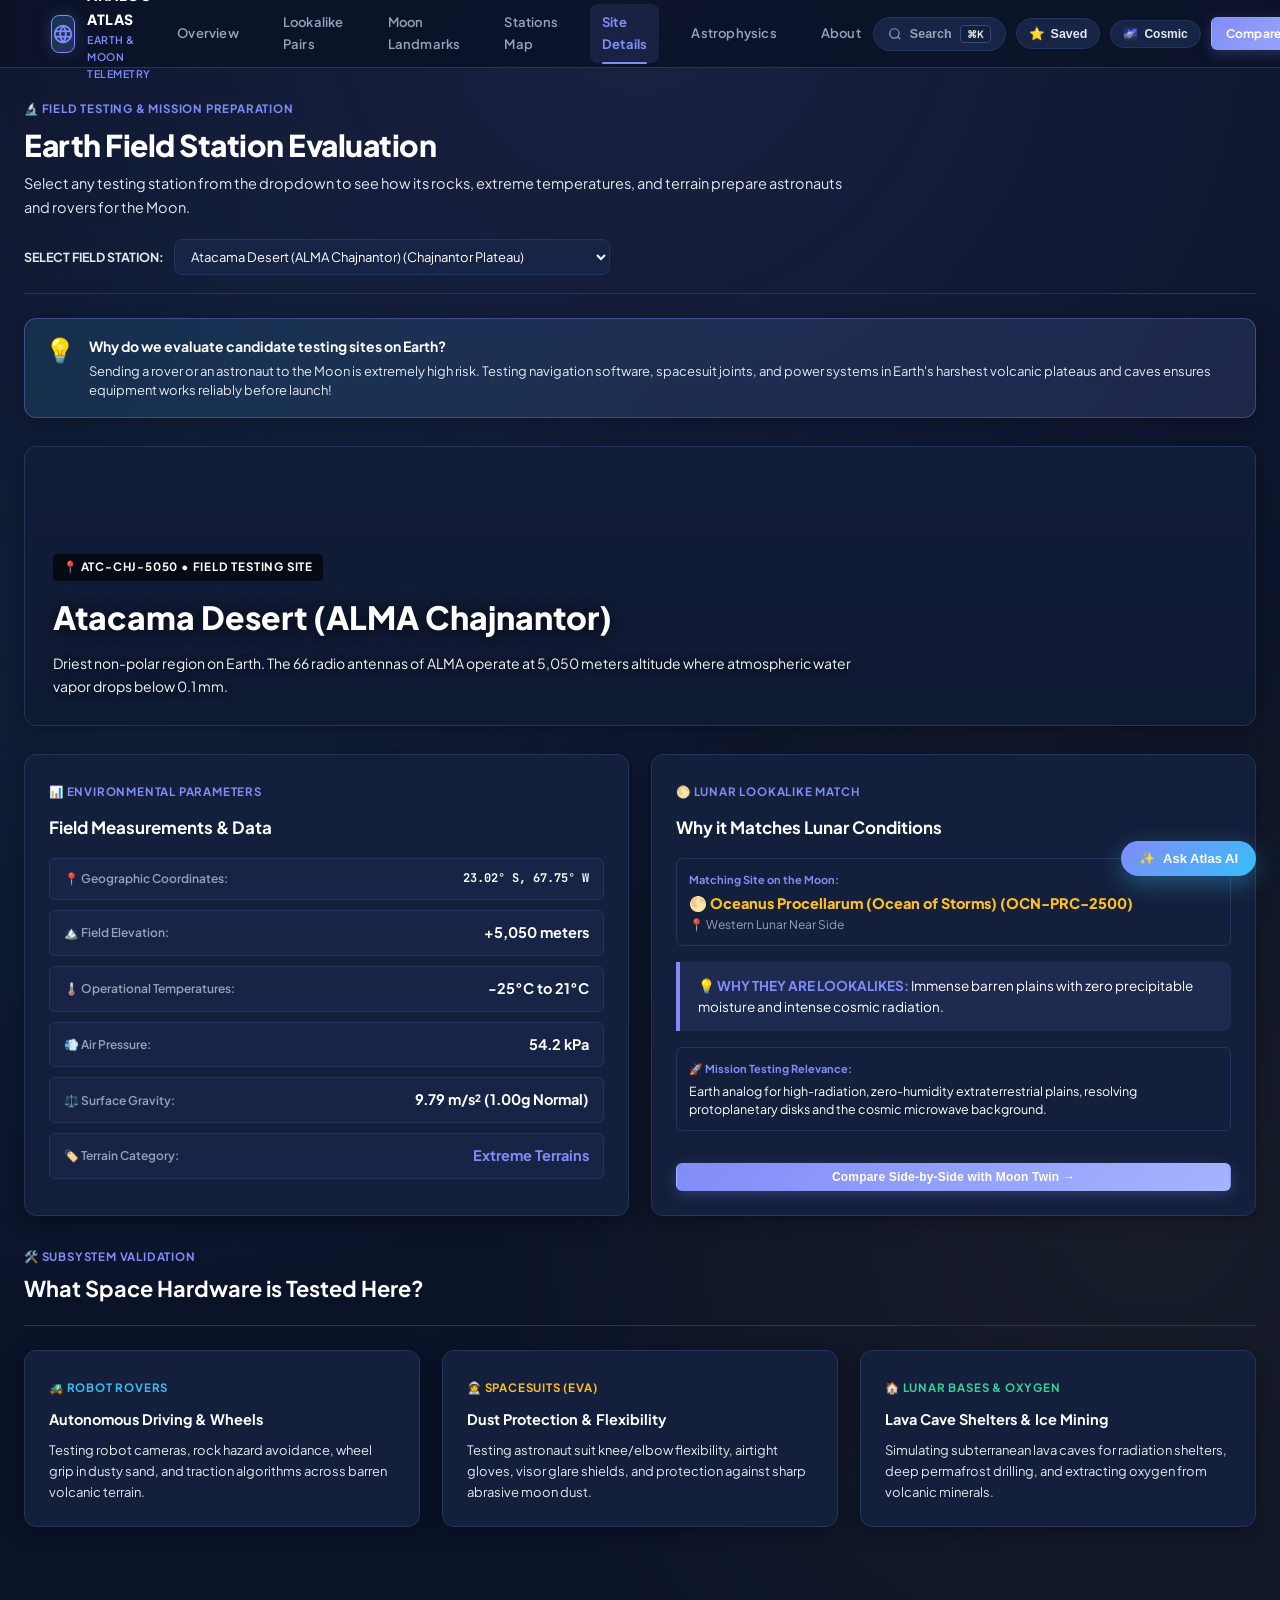
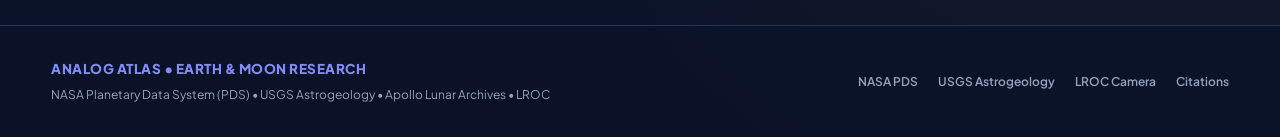
<file: location.html>
<!doctype html>
<html lang="en">
<head>
    <meta charset="utf-8">
    <meta name="viewport" content="width=device-width, initial-scale=1">
    <title>Field Station Evaluation — Analog Atlas</title>
    <link rel="stylesheet" href="style.css">
</head>
<body>
    <!-- Top Navigation Bar -->
    <header class="topbar">
        <a class="brand" href="index.html">
            <div class="brand-symbol">
                <svg width="22" height="22" viewBox="0 0 24 24" fill="none" stroke="currentColor" stroke-width="2">
                    <circle cx="12" cy="12" r="9"/>
                    <path d="M3.6 9h16.8"/>
                    <path d="M3.6 15h16.8"/>
                    <path d="M12 3a14.5 14.5 0 0 0 0 18"/>
                    <path d="M12 3a14.5 14.5 0 0 1 0 18"/>
                </svg>
            </div>
            <div class="brand-text">
                <b>ANALOG ATLAS</b>
                <small>EARTH &amp; MOON TELEMETRY</small>
            </div>
        </a>
        <nav>
            <a href="index.html">Overview</a>
            <a href="compare.html">Lookalike Pairs</a>
            <a href="explore.html">Moon Landmarks</a>
            <a href="results.html">Stations Map</a>
            <a href="location.html" class="active">Site Details</a>
            <a href="methodology.html">Astrophysics</a>
            <a href="about.html">About</a>
        </nav>
        <div class="topbar-actions">
            <button class="theme-toggle-btn" onclick="cycleTheme()" title="Switch Theme">
                <span>🎨</span> <span>Theme</span>
            </button>
            <a class="btn btn-primary btn-sm" href="compare.html">Compare Places &rarr;</a>
        </div>
    </header>

    <main>
        <div class="page-heading">
            <div>
                <span class="eyebrow-accent">🔬 FIELD TESTING &amp; MISSION PREPARATION</span>
                <h1>Earth Field Station Evaluation</h1>
                <p>Select any testing station from the dropdown to see how its rocks, extreme temperatures, and terrain prepare astronauts and rovers for the Moon.</p>
            </div>
            <!-- Station Selector Dropdown -->
            <div style="display: flex; align-items: center; gap: 10px;">
                <label style="font-size: 12.5px; font-weight: 700; color: var(--text-dim);">SELECT FIELD STATION:</label>
                <select class="select-box" id="station-picker" onchange="loadStation(this.value)">
                    <!-- Populated by JS -->
                </select>
            </div>
        </div>

        <!-- Friendly Beginner Helper Banner -->
        <div class="beginner-guide-banner">
            <div class="beginner-guide-icon">💡</div>
            <div>
                <h4>Why do we evaluate candidate testing sites on Earth?</h4>
                <p>
                    Sending a rover or an astronaut to the Moon is extremely high risk. Testing navigation software, spacesuit joints, and power systems in Earth's harshest volcanic plateaus and caves ensures equipment works reliably before launch!
                </p>
            </div>
        </div>

        <!-- Station Hero Display -->
        <section class="card" id="station-hero" style="min-height: 280px; position: relative; overflow: hidden; padding: 28px; display: flex; flex-direction: column; justify-content: flex-end; margin-bottom: 28px;">
            <div id="station-hero-bg" style="position: absolute; inset: 0; background-size: cover; background-position: center; opacity: 0.45;"></div>
            <div style="position: relative; z-index: 2;">
                <span class="eyebrow-accent" id="station-designation" style="color: #ffffff; background: rgba(0,0,0,0.6); padding: 4px 10px; border-radius: 4px; backdrop-filter: blur(8px);">ATC-CHJ-5050 • TERRESTRIAL TESTING SITE</span>
                <h2 id="station-name" style="font-size: 32px; font-weight: 800; color: #ffffff; margin: 6px 0 8px; text-shadow: 0 2px 16px rgba(0,0,0,0.8);">Atacama Desert (ALMA Chajnantor)</h2>
                <p id="station-summary" style="color: #f1f5f9; max-width: 820px; font-size: 14px; line-height: 1.6; text-shadow: 0 1px 8px rgba(0,0,0,0.8);">
                    Driest non-polar region on Earth. The 66 radio antennas of ALMA operate at 5,050 meters altitude where atmospheric water vapor drops below 0.1 mm.
                </p>
            </div>
        </section>

        <!-- Two-column detailed breakdown -->
        <div class="grid-two" style="margin-bottom: 28px;">
            <!-- Key Telemetry & Specs -->
            <article class="card">
                <span class="eyebrow-accent">📊 ENVIRONMENTAL PARAMETERS</span>
                <h3 style="margin: 8px 0 16px;">Field Measurements &amp; Data</h3>
                <div id="station-metrics-list" style="display: flex; flex-direction: column; gap: 10px;">
                    <!-- Populated by JS -->
                </div>
            </article>

            <!-- Scientific Significance & Selenological Match -->
            <article class="card">
                <span class="eyebrow-accent">🌕 LUNAR LOOKALIKE MATCH</span>
                <h3 style="margin: 8px 0 16px;">Why it Matches Lunar Conditions</h3>
                
                <div class="science-box" style="margin-bottom: 16px;">
                    <span class="science-label">Matching Site on the Moon:</span>
                    <p id="station-moon-target" style="font-weight: 800; font-size: 14.5px; color: var(--amber);"></p>
                    <p id="station-moon-region" style="font-size: 12px; color: var(--muted); margin-top: 2px;"></p>
                </div>

                <div class="thematic-callout" style="margin-bottom: 16px;">
                    <b>💡 WHY THEY ARE LOOKALIKES:</b>
                    <span id="station-thematic"></span>
                </div>

                <div class="science-box">
                    <span class="science-label">🚀 Mission Testing Relevance:</span>
                    <p id="station-significance"></p>
                </div>

                <button class="btn btn-primary btn-sm full" id="inspect-diff-btn" style="margin-top: 18px; width: 100%;">
                    Compare Side-by-Side with Moon Twin &rarr;
                </button>
            </article>
        </div>

        <!-- Field Operational Testing Suitability -->
        <div class="page-heading">
            <div>
                <span class="eyebrow-accent">🛠️ SUBSYSTEM VALIDATION</span>
                <h2>What Space Hardware is Tested Here?</h2>
            </div>
        </div>

        <div class="grid-three" style="margin-bottom: 28px;">
            <div class="card">
                <span class="eyebrow-accent" style="color: var(--blue);">🚜 ROBOT ROVERS</span>
                <h4 style="margin: 6px 0 8px;">Autonomous Driving &amp; Wheels</h4>
                <p style="font-size: 13px; color: var(--text-dim); line-height: 1.6;">
                    Testing robot cameras, rock hazard avoidance, wheel grip in dusty sand, and traction algorithms across barren volcanic terrain.
                </p>
            </div>
            <div class="card">
                <span class="eyebrow-accent" style="color: var(--amber);">🧑‍🚀 SPACESUITS (EVA)</span>
                <h4 style="margin: 6px 0 8px;">Dust Protection &amp; Flexibility</h4>
                <p style="font-size: 13px; color: var(--text-dim); line-height: 1.6;">
                    Testing astronaut suit knee/elbow flexibility, airtight gloves, visor glare shields, and protection against sharp abrasive moon dust.
                </p>
            </div>
            <div class="card">
                <span class="eyebrow-accent" style="color: var(--green);">🏠 LUNAR BASES &amp; OXYGEN</span>
                <h4 style="margin: 6px 0 8px;">Lava Cave Shelters &amp; Ice Mining</h4>
                <p style="font-size: 13px; color: var(--text-dim); line-height: 1.6;">
                    Simulating subterranean lava caves for radiation shelters, deep permafrost drilling, and extracting oxygen from volcanic minerals.
                </p>
            </div>
        </div>
    </main>

    <!-- Footer -->
    <footer>
        <div class="footer-inner">
            <div class="footer-left">
                <b>ANALOG ATLAS • EARTH &amp; MOON RESEARCH</b>
                <p>NASA Planetary Data System (PDS) &bull; USGS Astrogeology &bull; Apollo Lunar Archives &bull; LROC</p>
            </div>
            <div class="footer-links">
                <a href="https://pds.nasa.gov" target="_blank" rel="noopener">NASA PDS</a>
                <a href="https://astrogeology.usgs.gov" target="_blank" rel="noopener">USGS Astrogeology</a>
                <a href="https://www.lroc.asu.edu" target="_blank" rel="noopener">LROC Camera</a>
                <a href="about.html">Citations</a>
            </div>
        </div>
    </footer>

    <script src="assets/data.js"></script>
    <script src="assets/app.js"></script>
    <script>
        let selectedPairId = 'pair-hyper-arid-plains'; // Default to Atacama Desert

        function initPicker() {
            const picker = document.getElementById('station-picker');
            picker.innerHTML = ANALOG_PAIRS.map(p => `
                <option value="${p.id}" ${p.id === selectedPairId ? 'selected' : ''}>
                    ${p.earth.name} (${p.earth.region.split(',')[0]})
                </option>
            `).join('');
            loadStation(selectedPairId);
        }

        function loadStation(pairId) {
            selectedPairId = pairId;
            const pair = ANALOG_PAIRS.find(p => p.id === pairId);
            if (!pair) return;

            document.getElementById('station-hero-bg').style.backgroundImage = `linear-gradient(0deg, rgba(11, 19, 41, 0.95) 0%, rgba(11, 19, 41, 0.45) 100%), url('${pair.earth.imageUrl}')`;
            document.getElementById('station-designation').textContent = `📍 ${pair.earth.designation} • FIELD TESTING SITE`;
            document.getElementById('station-name').textContent = pair.earth.name;
            document.getElementById('station-summary').textContent = pair.earth.summary;

            document.getElementById('station-moon-target').textContent = `🌕 ${pair.moon.name} (${pair.moon.designation})`;
            document.getElementById('station-moon-region').textContent = `📍 ${pair.moon.region}`;
            document.getElementById('station-thematic').textContent = pair.thematicParallels;
            document.getElementById('station-significance').textContent = pair.earth.scientificSignificance;

            document.getElementById('inspect-diff-btn').onclick = () => openDifferentialModal(pair.id);

            const metricsList = document.getElementById('station-metrics-list');
            metricsList.innerHTML = `
                <div style="display:flex; justify-content:space-between; align-items:center; padding:10px 14px; background:var(--card-surface); border:1px solid var(--line); border-radius:6px;">
                    <span style="font-size:12px; font-weight:600; color:var(--muted);">📍 Geographic Coordinates:</span>
                    <b style="font-family:var(--font-mono); font-size:12px;">${pair.earth.coordinatesFormatted}</b>
                </div>
                <div style="display:flex; justify-content:space-between; align-items:center; padding:10px 14px; background:var(--card-surface); border:1px solid var(--line); border-radius:6px;">
                    <span style="font-size:12px; font-weight:600; color:var(--muted);">🏔️ Field Elevation:</span>
                    <b style="font-weight:700;">${pair.earth.metrics.elevationMeters > 0 ? '+' : ''}${pair.earth.metrics.elevationMeters.toLocaleString()} meters</b>
                </div>
                <div style="display:flex; justify-content:space-between; align-items:center; padding:10px 14px; background:var(--card-surface); border:1px solid var(--line); border-radius:6px;">
                    <span style="font-size:12px; font-weight:600; color:var(--muted);">🌡️ Operational Temperatures:</span>
                    <b style="font-weight:700;">${pair.earth.metrics.tempMinCelsius}°C to ${pair.earth.metrics.tempMaxCelsius}°C</b>
                </div>
                <div style="display:flex; justify-content:space-between; align-items:center; padding:10px 14px; background:var(--card-surface); border:1px solid var(--line); border-radius:6px;">
                    <span style="font-size:12px; font-weight:600; color:var(--muted);">💨 Air Pressure:</span>
                    <b style="font-weight:700;">${pair.earth.metrics.atmosphereKpa.toLocaleString()} kPa</b>
                </div>
                <div style="display:flex; justify-content:space-between; align-items:center; padding:10px 14px; background:var(--card-surface); border:1px solid var(--line); border-radius:6px;">
                    <span style="font-size:12px; font-weight:600; color:var(--muted);">⚖️ Surface Gravity:</span>
                    <b style="font-weight:700;">${pair.earth.metrics.gravityMps2.toFixed(2)} m/s² (1.00g Normal)</b>
                </div>
                <div style="display:flex; justify-content:space-between; align-items:center; padding:10px 14px; background:var(--card-surface); border:1px solid var(--line); border-radius:6px;">
                    <span style="font-size:12px; font-weight:600; color:var(--muted);">🏷️ Terrain Category:</span>
                    <b style="color:var(--accent); font-weight:700;">${pair.categoryLabel}</b>
                </div>
            `;
        }

        document.addEventListener('DOMContentLoaded', () => {
            initPicker();
        });
    </script>
</body>
</html>
</file>
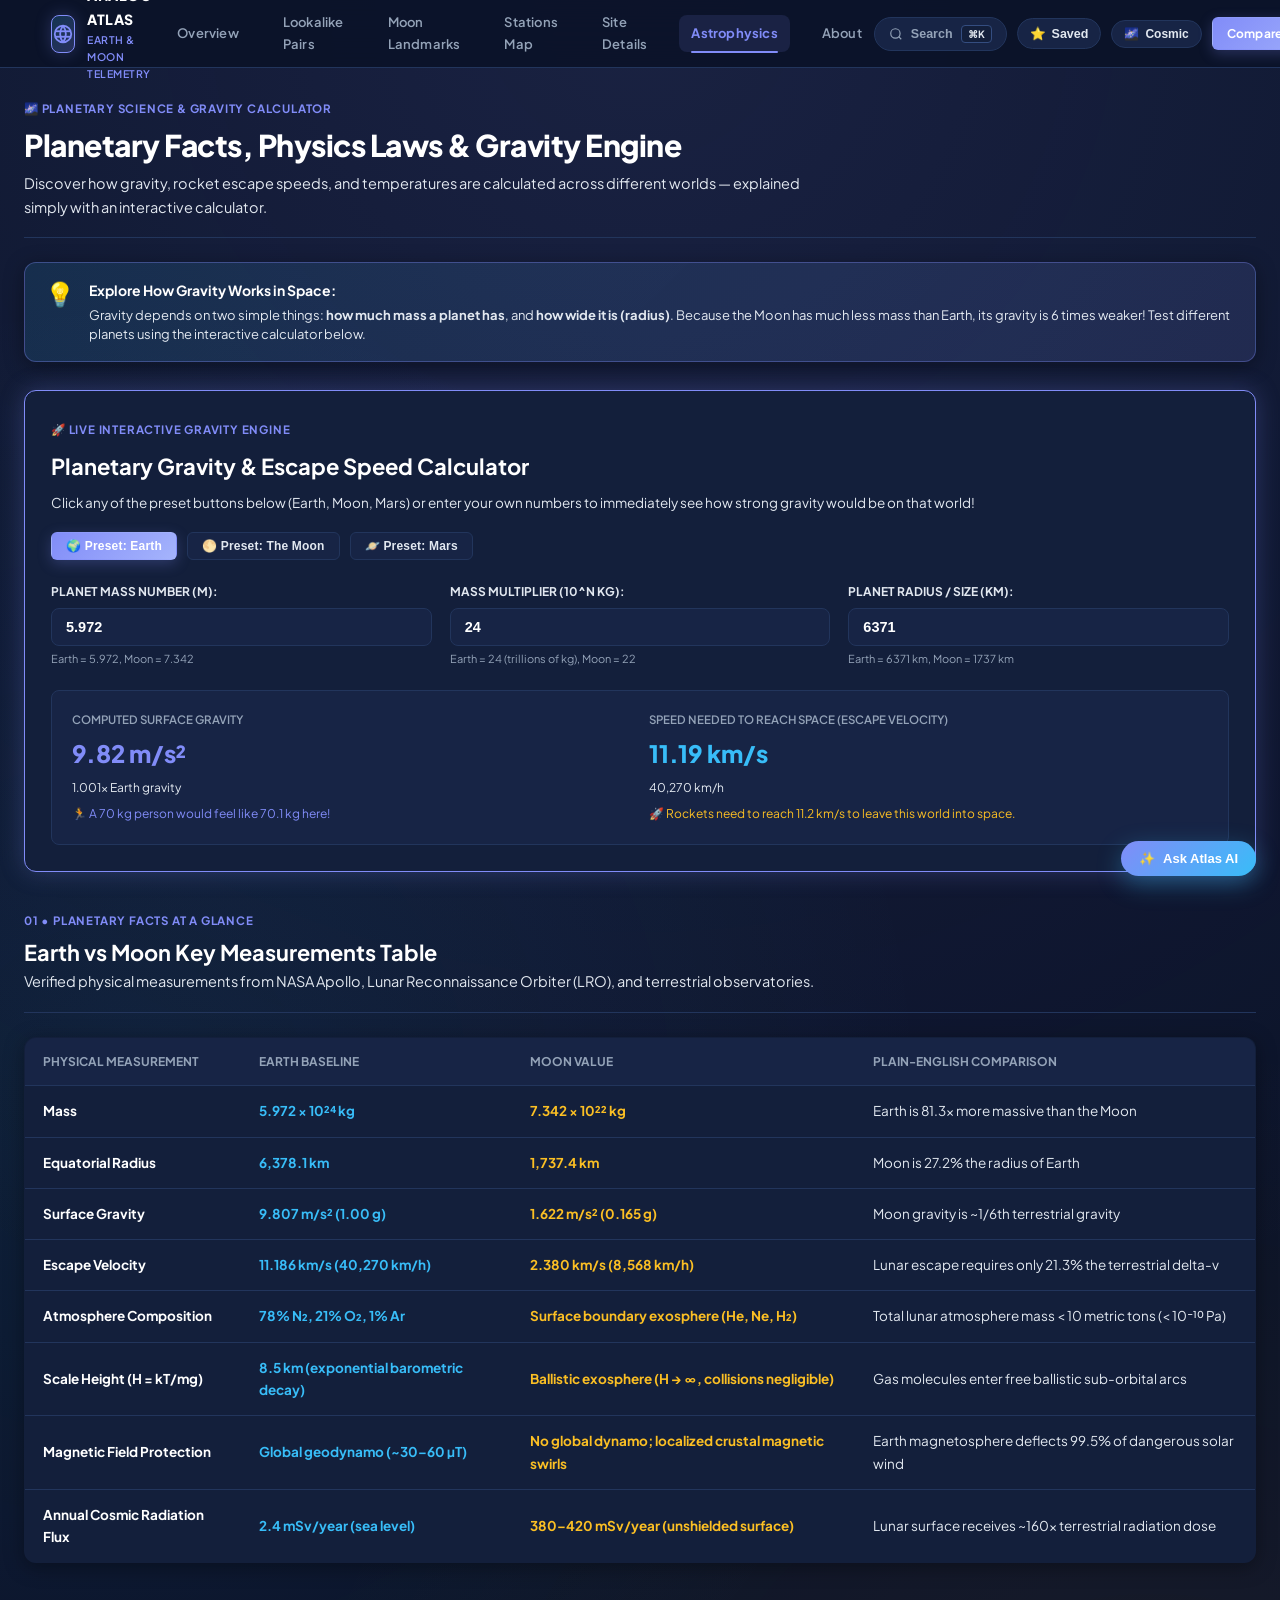
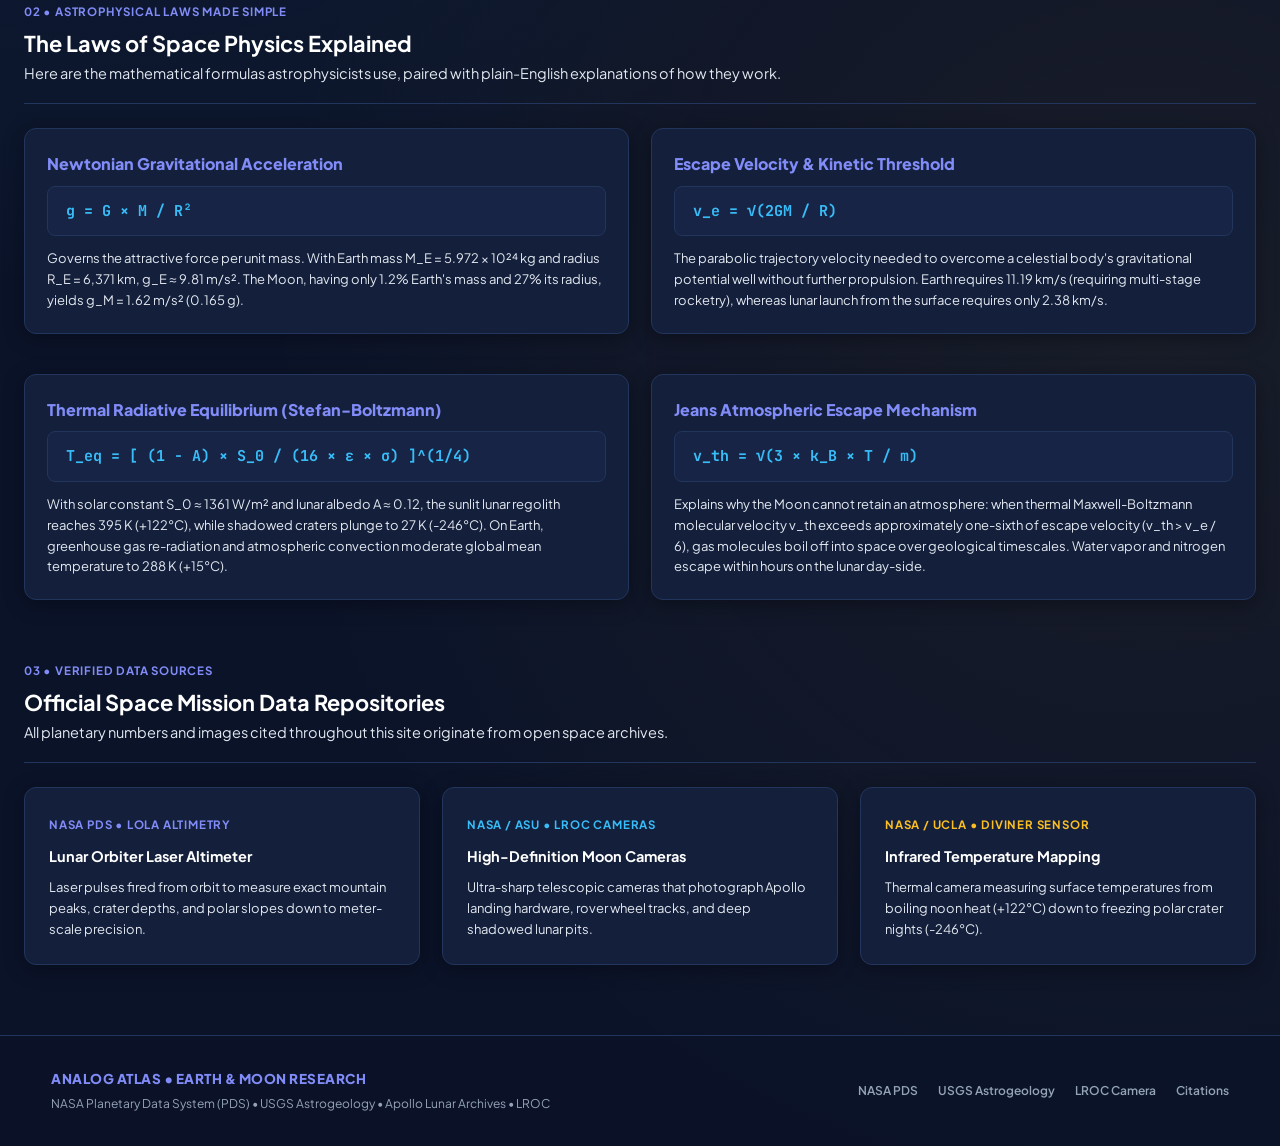
<file: methodology.html>
<!doctype html>
<html lang="en">
<head>
    <meta charset="utf-8">
    <meta name="viewport" content="width=device-width, initial-scale=1">
    <title>Planetary Physics &amp; Live Gravity Calculator — Analog Atlas</title>
    <link rel="stylesheet" href="style.css">
</head>
<body>
    <!-- Top Navigation Bar -->
    <header class="topbar">
        <a class="brand" href="index.html">
            <div class="brand-symbol">
                <svg width="22" height="22" viewBox="0 0 24 24" fill="none" stroke="currentColor" stroke-width="2">
                    <circle cx="12" cy="12" r="9"/>
                    <path d="M3.6 9h16.8"/>
                    <path d="M3.6 15h16.8"/>
                    <path d="M12 3a14.5 14.5 0 0 0 0 18"/>
                    <path d="M12 3a14.5 14.5 0 0 1 0 18"/>
                </svg>
            </div>
            <div class="brand-text">
                <b>ANALOG ATLAS</b>
                <small>EARTH &amp; MOON TELEMETRY</small>
            </div>
        </a>
        <nav>
            <a href="index.html">Overview</a>
            <a href="compare.html">Lookalike Pairs</a>
            <a href="explore.html">Moon Landmarks</a>
            <a href="results.html">Stations Map</a>
            <a href="location.html">Site Details</a>
            <a href="methodology.html" class="active">Astrophysics</a>
            <a href="about.html">About</a>
        </nav>
        <div class="topbar-actions">
            <button class="theme-toggle-btn" onclick="cycleTheme()" title="Switch Theme">
                <span>🎨</span> <span>Theme</span>
            </button>
            <a class="btn btn-primary btn-sm" href="compare.html">Compare Places &rarr;</a>
        </div>
    </header>

    <main>
        <div class="page-heading">
            <div>
                <span class="eyebrow-accent">🌌 PLANETARY SCIENCE &amp; GRAVITY CALCULATOR</span>
                <h1>Planetary Facts, Physics Laws &amp; Gravity Engine</h1>
                <p>Discover how gravity, rocket escape speeds, and temperatures are calculated across different worlds — explained simply with an interactive calculator.</p>
            </div>
        </div>

        <!-- Friendly Beginner Helper Banner -->
        <div class="beginner-guide-banner">
            <div class="beginner-guide-icon">💡</div>
            <div>
                <h4>Explore How Gravity Works in Space:</h4>
                <p>
                    Gravity depends on two simple things: <b>how much mass a planet has</b>, and <b>how wide it is (radius)</b>. Because the Moon has much less mass than Earth, its gravity is 6 times weaker! Test different planets using the interactive calculator below.
                </p>
            </div>
        </div>

        <!-- Section 3: Live Interactive Physics Calculator (Featured at Top for fun!) -->
        <section class="calc-panel" style="margin-top: 0; margin-bottom: 36px;">
            <span class="eyebrow-accent">🚀 LIVE INTERACTIVE GRAVITY ENGINE</span>
            <h2 style="font-size: 22px; margin: 4px 0 8px;">Planetary Gravity &amp; Escape Speed Calculator</h2>
            <p style="color: var(--text-dim); font-size: 13.5px;">
                Click any of the preset buttons below (Earth, Moon, Mars) or enter your own numbers to immediately see how strong gravity would be on that world!
            </p>

            <div style="display: flex; gap: 10px; margin: 18px 0 10px; flex-wrap: wrap;">
                <button class="btn btn-primary btn-sm" onclick="setPreset(5.972, 24, 6371, 'Earth')">🌍 Preset: Earth</button>
                <button class="btn btn-ghost btn-sm" onclick="setPreset(7.342, 22, 1737.4, 'The Moon')">🌕 Preset: The Moon</button>
                <button class="btn btn-ghost btn-sm" onclick="setPreset(6.417, 23, 3389.5, 'Mars')">🪐 Preset: Mars</button>
            </div>

            <div class="calc-grid">
                <div class="calc-input-group">
                    <label>PLANET MASS NUMBER (M):</label>
                    <input type="number" id="calc-mass" step="0.01" value="5.972" oninput="runLivePhysics()">
                    <span style="font-size: 11px; color: var(--muted); margin-top: 4px; display: block;">Earth = 5.972, Moon = 7.342</span>
                </div>

                <div class="calc-input-group">
                    <label>MASS MULTIPLIER (10^N KG):</label>
                    <input type="number" id="calc-exp" step="1" value="24" oninput="runLivePhysics()">
                    <span style="font-size: 11px; color: var(--muted); margin-top: 4px; display: block;">Earth = 24 (trillions of kg), Moon = 22</span>
                </div>

                <div class="calc-input-group">
                    <label>PLANET RADIUS / SIZE (KM):</label>
                    <input type="number" id="calc-radius" step="1" value="6371" oninput="runLivePhysics()">
                    <span style="font-size: 11px; color: var(--muted); margin-top: 4px; display: block;">Earth = 6371 km, Moon = 1737 km</span>
                </div>
            </div>

            <div class="calc-output-grid">
                <div class="calc-output-cell">
                    <span>Computed Surface Gravity</span>
                    <b id="res-gravity">9.81 m/s²</b>
                    <small id="res-gravity-ratio" style="color: var(--text-dim); font-size: 12px; margin-top: 4px; display: block;">1.000 g (Normal Earth gravity)</small>
                    <div id="res-gravity-note" style="margin-top: 6px; font-size: 12px; color: var(--accent);">🏃 Normal weight: a 70 kg person feels like 70 kg.</div>
                </div>

                <div class="calc-output-cell">
                    <span>Speed Needed to Reach Space (Escape Velocity)</span>
                    <b id="res-escape" style="color: var(--blue);">11.19 km/s</b>
                    <small id="res-escape-kmh" style="color: var(--text-dim); font-size: 12px; margin-top: 4px; display: block;">40,284 km/h</small>
                    <div id="res-escape-note" style="margin-top: 6px; font-size: 12px; color: var(--amber);">🚀 High speed needed because Earth is heavy.</div>
                </div>
            </div>
        </section>

        <!-- Section 1: Invariants Comparison Table -->
        <div class="page-heading">
            <div>
                <span class="eyebrow-accent">01 • PLANETARY FACTS AT A GLANCE</span>
                <h2>Earth vs Moon Key Measurements Table</h2>
                <p>Verified physical measurements from NASA Apollo, Lunar Reconnaissance Orbiter (LRO), and terrestrial observatories.</p>
            </div>
        </div>

        <table class="invariants-table">
            <thead>
                <tr>
                    <th>Physical Measurement</th>
                    <th>Earth Baseline</th>
                    <th>Moon Value</th>
                    <th>Plain-English Comparison</th>
                </tr>
            </thead>
            <tbody id="invariants-tbody">
                <!-- Populated by JS -->
            </tbody>
        </table>

        <!-- Section 2: Governing Astrophysics Formulas -->
        <div class="page-heading" style="margin-top: 36px;">
            <div>
                <span class="eyebrow-accent">02 • ASTROPHYSICAL LAWS MADE SIMPLE</span>
                <h2>The Laws of Space Physics Explained</h2>
                <p>Here are the mathematical formulas astrophysicists use, paired with plain-English explanations of how they work.</p>
            </div>
        </div>

        <div class="grid-two" id="formulas-container">
            <!-- Populated by JS -->
        </div>

        <!-- Section 4: Data Repositories & Open Science -->
        <div class="page-heading" style="margin-top: 40px;">
            <div>
                <span class="eyebrow-accent">03 • VERIFIED DATA SOURCES</span>
                <h2>Official Space Mission Data Repositories</h2>
                <p>All planetary numbers and images cited throughout this site originate from open space archives.</p>
            </div>
        </div>

        <div class="grid-three">
            <div class="card">
                <span class="eyebrow-accent" style="color: var(--accent);">NASA PDS • LOLA ALTIMETRY</span>
                <h4 style="margin: 6px 0 8px;">Lunar Orbiter Laser Altimeter</h4>
                <p style="font-size: 13px; color: var(--text-dim); line-height: 1.6;">
                    Laser pulses fired from orbit to measure exact mountain peaks, crater depths, and polar slopes down to meter-scale precision.
                </p>
            </div>
            <div class="card">
                <span class="eyebrow-accent" style="color: var(--blue);">NASA / ASU • LROC CAMERAS</span>
                <h4 style="margin: 6px 0 8px;">High-Definition Moon Cameras</h4>
                <p style="font-size: 13px; color: var(--text-dim); line-height: 1.6;">
                    Ultra-sharp telescopic cameras that photograph Apollo landing hardware, rover wheel tracks, and deep shadowed lunar pits.
                </p>
            </div>
            <div class="card">
                <span class="eyebrow-accent" style="color: var(--amber);">NASA / UCLA • DIVINER SENSOR</span>
                <h4 style="margin: 6px 0 8px;">Infrared Temperature Mapping</h4>
                <p style="font-size: 13px; color: var(--text-dim); line-height: 1.6;">
                    Thermal camera measuring surface temperatures from boiling noon heat (+122°C) down to freezing polar crater nights (-246°C).
                </p>
            </div>
        </div>
    </main>

    <!-- Footer -->
    <footer>
        <div class="footer-inner">
            <div class="footer-left">
                <b>ANALOG ATLAS • EARTH &amp; MOON RESEARCH</b>
                <p>NASA Planetary Data System (PDS) &bull; USGS Astrogeology &bull; Apollo Lunar Archives &bull; LROC</p>
            </div>
            <div class="footer-links">
                <a href="https://pds.nasa.gov" target="_blank" rel="noopener">NASA PDS</a>
                <a href="https://astrogeology.usgs.gov" target="_blank" rel="noopener">USGS Astrogeology</a>
                <a href="https://www.lroc.asu.edu" target="_blank" rel="noopener">LROC Camera</a>
                <a href="about.html">Citations</a>
            </div>
        </div>
    </footer>

    <script src="assets/data.js"></script>
    <script src="assets/app.js"></script>
    <script>
        function runLivePhysics() {
            const mCoeff = parseFloat(document.getElementById('calc-mass').value) || 0;
            const exp = parseFloat(document.getElementById('calc-exp').value) || 0;
            const radiusKm = parseFloat(document.getElementById('calc-radius').value) || 0;

            const G = 6.67430e-11;
            const massKg = mCoeff * Math.pow(10, exp);
            const radiusM = radiusKm * 1000;

            if (radiusM <= 0 || massKg <= 0) {
                document.getElementById('res-gravity').textContent = '0.00 m/s²';
                document.getElementById('res-escape').textContent = '0.00 km/s';
                return;
            }

            const g = (G * massKg) / (radiusM * radiusM);
            const ve = Math.sqrt((2 * G * massKg) / radiusM) / 1000;
            const gRatio = (g / 9.807).toFixed(3);
            const veKmh = Math.round(ve * 3600);
            const feltWeight70 = (70 * (g / 9.807)).toFixed(1);

            document.getElementById('res-gravity').textContent = `${g.toFixed(2)} m/s²`;
            document.getElementById('res-gravity-ratio').textContent = `${gRatio}× Earth gravity`;
            document.getElementById('res-gravity-note').textContent = `🏃 A 70 kg person would feel like ${feltWeight70} kg here!`;

            document.getElementById('res-escape').textContent = `${ve.toFixed(2)} km/s`;
            document.getElementById('res-escape-kmh').textContent = `${veKmh.toLocaleString()} km/h`;
            document.getElementById('res-escape-note').textContent = `🚀 Rockets need to reach ${ve.toFixed(1)} km/s to leave this world into space.`;
        }

        function setPreset(m, exp, r, name) {
            document.getElementById('calc-mass').value = m;
            document.getElementById('calc-exp').value = exp;
            document.getElementById('calc-radius').value = r;
            runLivePhysics();
        }

        document.addEventListener('DOMContentLoaded', () => {
            // Render invariants table
            const tbody = document.getElementById('invariants-tbody');
            tbody.innerHTML = ASTROPHYSICS_INVARIANTS.map(inv => `
                <tr>
                    <td><b>${inv.parameter}</b></td>
                    <td style="color: var(--blue); font-weight: 700;">${inv.earth}</td>
                    <td style="color: var(--amber); font-weight: 700;">${inv.moon}</td>
                    <td style="color: var(--text-dim);">${inv.contrast}</td>
                </tr>
            `).join('');

            // Render formulas
            const fContainer = document.getElementById('formulas-container');
            fContainer.innerHTML = ASTROPHYSICS_FORMULAS.map(f => `
                <div class="formula-card">
                    <h3 class="formula-title">${f.title}</h3>
                    <div class="formula-display">${f.formula}</div>
                    <p class="formula-desc">${f.explanation}</p>
                </div>
            `).join('');

            runLivePhysics();
        });
    </script>
</body>
</html>
</file>
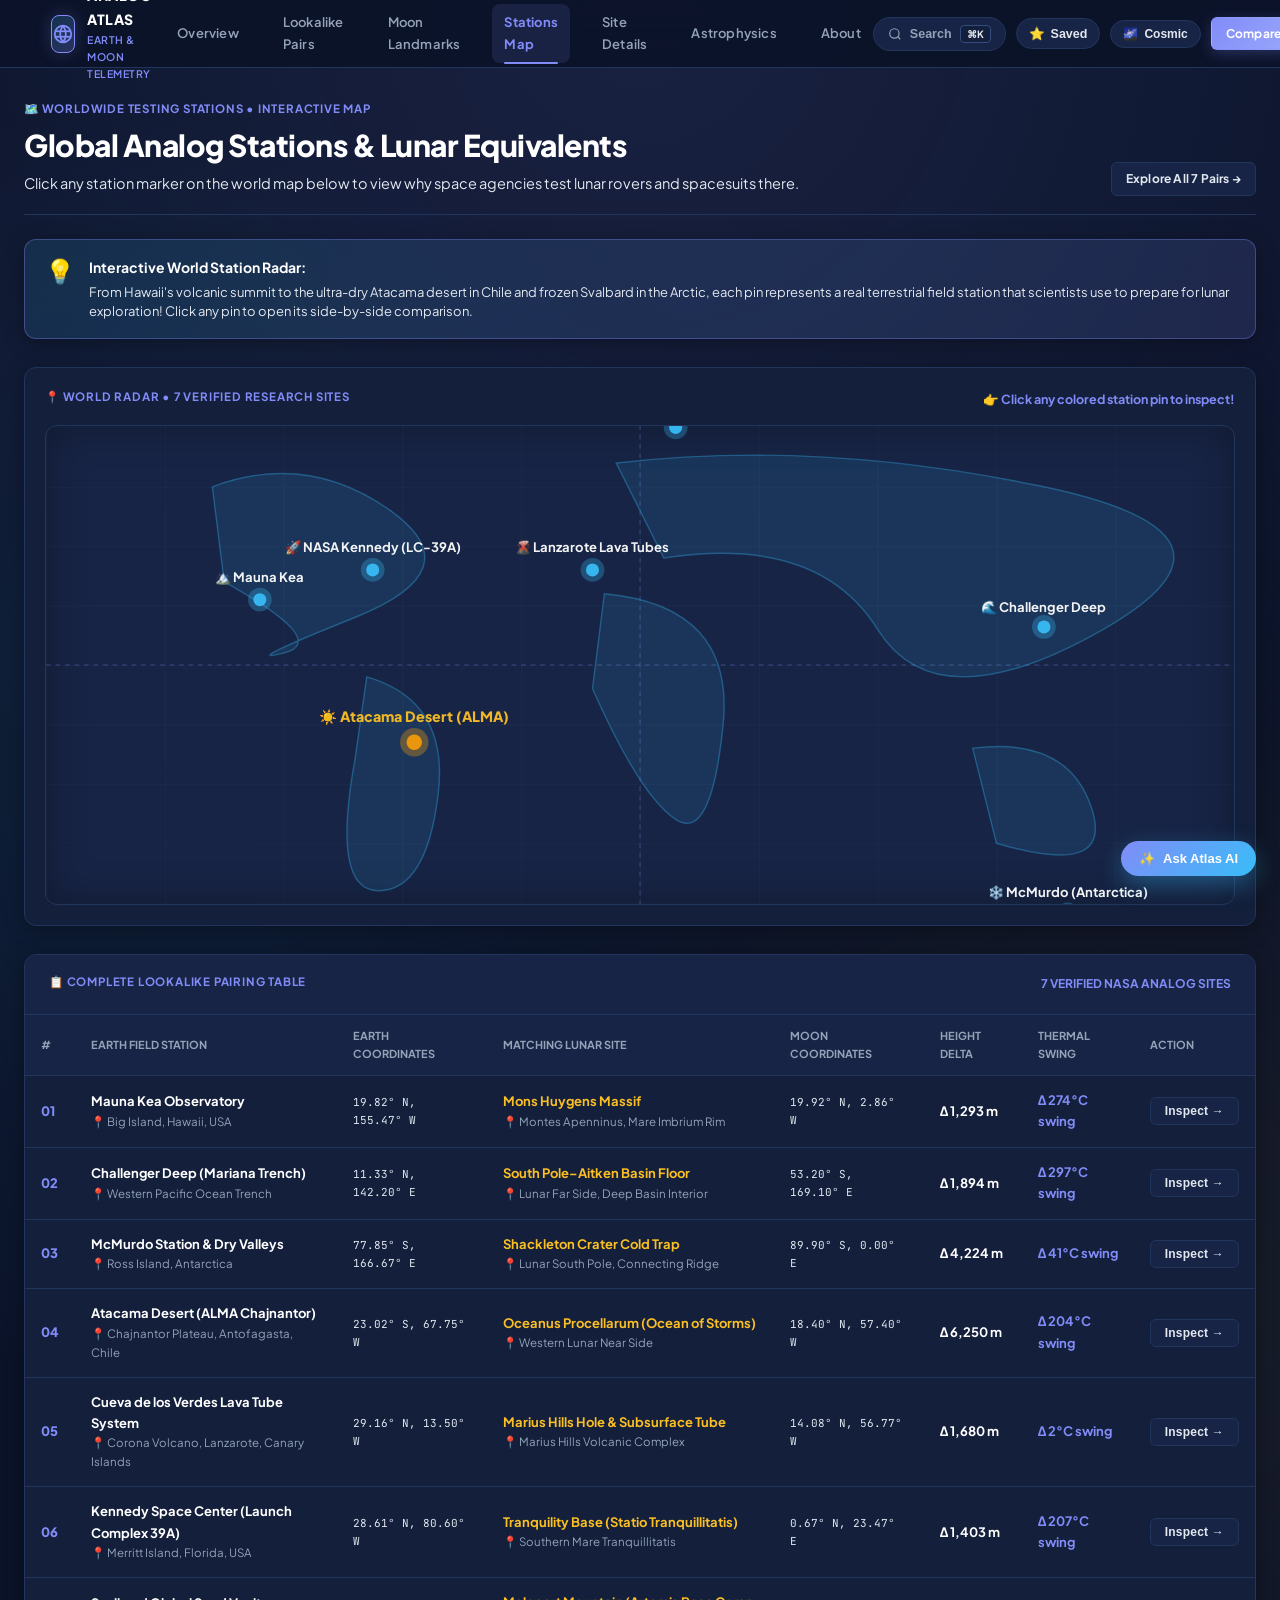
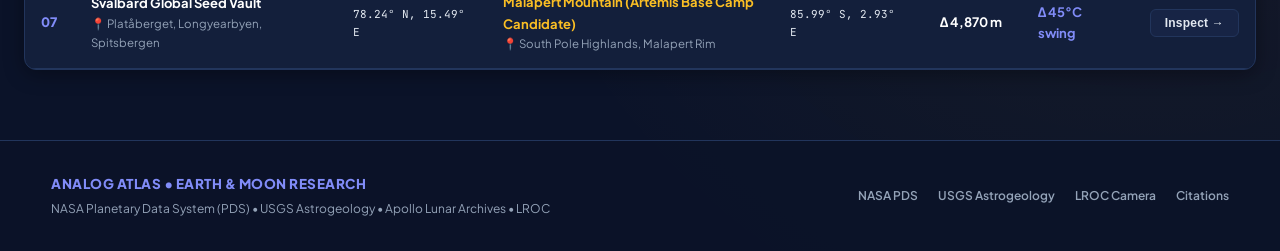
<file: results.html>
<!doctype html>
<html lang="en">
<head>
    <meta charset="utf-8">
    <meta name="viewport" content="width=device-width, initial-scale=1">
    <title>Global Testing Stations Map — Analog Atlas</title>
    <link rel="stylesheet" href="style.css">
    <style>
        .map-interactive-container {
            position: relative;
            background: var(--card-surface);
            border: 1px solid var(--line);
            border-radius: var(--radius-md);
            overflow: hidden;
            height: 480px;
            display: flex;
            align-items: center;
            justify-content: center;
            box-shadow: inset 0 0 40px rgba(0,0,0,0.3);
        }
        .map-svg-layer {
            width: 100%;
            height: 100%;
            opacity: 0.95;
        }
        .station-pin {
            cursor: pointer;
            transition: transform 0.2s cubic-bezier(0.175, 0.885, 0.32, 1.275);
        }
        .station-pin:hover {
            transform: scale(1.35);
        }
        .rank-matrix-table {
            width: 100%;
            border-collapse: collapse;
            font-size: 13px;
        }
        .rank-matrix-table th {
            background: var(--card-surface);
            padding: 12px 16px;
            text-align: left;
            font-size: 11px;
            font-weight: 700;
            color: var(--muted);
            border-bottom: 1px solid var(--line);
            text-transform: uppercase;
        }
        .rank-matrix-table td {
            padding: 14px 16px;
            border-bottom: 1px solid var(--line);
        }
        .rank-matrix-table tr:hover td {
            background: var(--card-hover);
        }
    </style>
</head>
<body>
    <!-- Top Navigation Bar -->
    <header class="topbar">
        <a class="brand" href="index.html">
            <div class="brand-symbol">
                <svg width="22" height="22" viewBox="0 0 24 24" fill="none" stroke="currentColor" stroke-width="2">
                    <circle cx="12" cy="12" r="9"/>
                    <path d="M3.6 9h16.8"/>
                    <path d="M3.6 15h16.8"/>
                    <path d="M12 3a14.5 14.5 0 0 0 0 18"/>
                    <path d="M12 3a14.5 14.5 0 0 1 0 18"/>
                </svg>
            </div>
            <div class="brand-text">
                <b>ANALOG ATLAS</b>
                <small>EARTH &amp; MOON TELEMETRY</small>
            </div>
        </a>
        <nav>
            <a href="index.html">Overview</a>
            <a href="compare.html">Lookalike Pairs</a>
            <a href="explore.html">Moon Landmarks</a>
            <a href="results.html" class="active">Stations Map</a>
            <a href="location.html">Site Details</a>
            <a href="methodology.html">Astrophysics</a>
            <a href="about.html">About</a>
        </nav>
        <div class="topbar-actions">
            <button class="theme-toggle-btn" onclick="cycleTheme()" title="Switch Theme">
                <span>🎨</span> <span>Theme</span>
            </button>
            <a class="btn btn-primary btn-sm" href="compare.html">Compare Places &rarr;</a>
        </div>
    </header>

    <main>
        <div class="page-heading">
            <div>
                <span class="eyebrow-accent">🗺️ WORLDWIDE TESTING STATIONS • INTERACTIVE MAP</span>
                <h1>Global Analog Stations &amp; Lunar Equivalents</h1>
                <p>Click any station marker on the world map below to view why space agencies test lunar rovers and spacesuits there.</p>
            </div>
            <a href="compare.html" class="btn btn-ghost btn-sm">Explore All 7 Pairs &rarr;</a>
        </div>

        <!-- Friendly Beginner Helper Banner -->
        <div class="beginner-guide-banner">
            <div class="beginner-guide-icon">💡</div>
            <div>
                <h4>Interactive World Station Radar:</h4>
                <p>
                    From Hawaii's volcanic summit to the ultra-dry Atacama desert in Chile and frozen Svalbard in the Arctic, each pin represents a real terrestrial field station that scientists use to prepare for lunar exploration! Click any pin to open its side-by-side comparison.
                </p>
            </div>
        </div>

        <!-- Interactive Global Station Map Representation -->
        <section class="card" style="margin-bottom: 28px; padding: 20px;">
            <div style="display: flex; justify-content: space-between; align-items: center; margin-bottom: 14px;">
                <span class="eyebrow-accent">📍 WORLD RADAR • 7 VERIFIED RESEARCH SITES</span>
                <span style="font-weight: 700; font-size: 12.5px; color: var(--accent);">👉 Click any colored station pin to inspect!</span>
            </div>
            
            <div class="map-interactive-container">
                <!-- SVG World Map Graphic with Station Markers -->
                <svg class="map-svg-layer" viewBox="0 0 1000 500" preserveAspectRatio="xMidYMid slice">
                    <!-- Subtle Latitude / Longitude Grid lines -->
                    <defs>
                        <pattern id="grid" width="100" height="50" patternUnits="userSpaceOnUse">
                            <path d="M 100 0 L 0 0 0 50" fill="none" stroke="rgba(148,163,184,0.08)" stroke-width="1"/>
                        </pattern>
                    </defs>
                    <rect width="1000" height="500" fill="url(#grid)" />
                    
                    <!-- Equator and Prime Meridian -->
                    <line x1="0" y1="250" x2="1000" y2="250" stroke="rgba(129,140,248,0.25)" stroke-width="1.2" stroke-dasharray="4,4"/>
                    <line x1="500" y1="0" x2="500" y2="500" stroke="rgba(129,140,248,0.25)" stroke-width="1.2" stroke-dasharray="4,4"/>

                    <!-- World Land Contours Simplified Representation -->
                    <!-- North America -->
                    <path d="M 140 100 Q 220 70 290 120 T 260 210 T 200 240 T 150 180 Z" fill="rgba(56,189,248,0.12)" stroke="rgba(56,189,248,0.35)" stroke-width="1.2"/>
                    <!-- South America -->
                    <path d="M 270 260 Q 340 280 330 360 T 280 440 T 260 330 Z" fill="rgba(56,189,248,0.12)" stroke="rgba(56,189,248,0.35)" stroke-width="1.2"/>
                    <!-- Eurasia -->
                    <path d="M 480 80 Q 650 60 840 100 T 890 220 T 700 220 T 520 160 Z" fill="rgba(56,189,248,0.12)" stroke="rgba(56,189,248,0.35)" stroke-width="1.2"/>
                    <!-- Africa -->
                    <path d="M 470 190 Q 580 200 570 300 T 530 380 T 460 270 Z" fill="rgba(56,189,248,0.12)" stroke="rgba(56,189,248,0.35)" stroke-width="1.2"/>
                    <!-- Australia -->
                    <path d="M 780 320 Q 860 310 880 370 T 800 400 Z" fill="rgba(56,189,248,0.12)" stroke="rgba(56,189,248,0.35)" stroke-width="1.2"/>
                    <!-- Antarctica -->
                    <path d="M 100 470 Q 500 450 900 470 L 900 500 L 100 500 Z" fill="rgba(56,189,248,0.14)" stroke="rgba(56,189,248,0.35)" stroke-width="1.2"/>

                    <!-- Station Pins with Click Events -->
                    <!-- 1. Mauna Kea -->
                    <g class="station-pin" onclick="openDifferentialModal('pair-observatories-peaks')">
                        <circle cx="180" cy="195" r="10" fill="rgba(56,189,248,0.3)"/>
                        <circle cx="180" cy="195" r="5.5" fill="#38bdf8"/>
                        <text x="180" y="180" fill="var(--text)" font-weight="700" font-size="11" font-family="Plus Jakarta Sans, sans-serif" text-anchor="middle">🏔️ Mauna Kea</text>
                    </g>

                    <!-- 2. Mariana Trench -->
                    <g class="station-pin" onclick="openDifferentialModal('pair-deepest-depressions')">
                        <circle cx="840" cy="218" r="10" fill="rgba(56,189,248,0.3)"/>
                        <circle cx="840" cy="218" r="5.5" fill="#38bdf8"/>
                        <text x="840" y="205" fill="var(--text)" font-weight="700" font-size="11" font-family="Plus Jakarta Sans, sans-serif" text-anchor="middle">🌊 Challenger Deep</text>
                    </g>

                    <!-- 3. McMurdo Antarctica -->
                    <g class="station-pin" onclick="openDifferentialModal('pair-polar-cryo-traps')">
                        <circle cx="860" cy="460" r="10" fill="rgba(56,189,248,0.3)"/>
                        <circle cx="860" cy="460" r="5.5" fill="#38bdf8"/>
                        <text x="860" y="445" fill="var(--text)" font-weight="700" font-size="11" font-family="Plus Jakarta Sans, sans-serif" text-anchor="middle">❄️ McMurdo (Antarctica)</text>
                    </g>

                    <!-- 4. Atacama Desert -->
                    <g class="station-pin" onclick="openDifferentialModal('pair-hyper-arid-plains')">
                        <circle cx="310" cy="315" r="12" fill="rgba(245,158,11,0.35)"/>
                        <circle cx="310" cy="315" r="6.5" fill="#f59e0b"/>
                        <text x="310" y="298" fill="#fbbf24" font-weight="800" font-size="12" font-family="Plus Jakarta Sans, sans-serif" text-anchor="middle">☀️ Atacama Desert (ALMA)</text>
                    </g>

                    <!-- 5. Lanzarote Canary Islands -->
                    <g class="station-pin" onclick="openDifferentialModal('pair-volcanic-lava-tubes')">
                        <circle cx="460" cy="170" r="10" fill="rgba(56,189,248,0.3)"/>
                        <circle cx="460" cy="170" r="5.5" fill="#38bdf8"/>
                        <text x="460" y="155" fill="var(--text)" font-weight="700" font-size="11" font-family="Plus Jakarta Sans, sans-serif" text-anchor="middle">🌋 Lanzarote Lava Tubes</text>
                    </g>

                    <!-- 6. Kennedy Space Center -->
                    <g class="station-pin" onclick="openDifferentialModal('pair-historic-touchdowns')">
                        <circle cx="275" cy="170" r="10" fill="rgba(56,189,248,0.3)"/>
                        <circle cx="275" cy="170" r="5.5" fill="#38bdf8"/>
                        <text x="275" y="155" fill="var(--text)" font-weight="700" font-size="11" font-family="Plus Jakarta Sans, sans-serif" text-anchor="middle">🚀 NASA Kennedy (LC-39A)</text>
                    </g>

                    <!-- 7. Svalbard Seed Vault -->
                    <g class="station-pin" onclick="openDifferentialModal('pair-future-sanctuaries')">
                        <circle cx="530" cy="50" r="10" fill="rgba(56,189,248,0.3)"/>
                        <circle cx="530" cy="50" r="5.5" fill="#38bdf8"/>
                        <text x="530" y="38" fill="var(--text)" font-weight="700" font-size="11" font-family="Plus Jakarta Sans, sans-serif" text-anchor="middle">🌱 Svalbard Global Vault</text>
                    </g>
                </svg>
            </div>
        </section>

        <!-- Comparative Stations Matrix Table -->
        <section class="card" style="padding: 0; overflow: hidden;">
            <div style="padding: 18px 24px; border-bottom: 1px solid var(--line); background: var(--card-surface); display: flex; justify-content: space-between; align-items: center;">
                <span class="eyebrow-accent">📋 COMPLETE LOOKALIKE PAIRING TABLE</span>
                <span style="font-weight: 700; font-size: 12px; color: var(--accent);">7 VERIFIED NASA ANALOG SITES</span>
            </div>
            
            <div style="overflow-x: auto;">
                <table class="rank-matrix-table">
                    <thead>
                        <tr>
                            <th>#</th>
                            <th>Earth Field Station</th>
                            <th>Earth Coordinates</th>
                            <th>Matching Lunar Site</th>
                            <th>Moon Coordinates</th>
                            <th>Height Delta</th>
                            <th>Thermal Swing</th>
                            <th>Action</th>
                        </tr>
                    </thead>
                    <tbody id="matrix-tbody">
                        <!-- Populated by JS -->
                    </tbody>
                </table>
            </div>
        </section>
    </main>

    <!-- Footer -->
    <footer>
        <div class="footer-inner">
            <div class="footer-left">
                <b>ANALOG ATLAS • EARTH &amp; MOON RESEARCH</b>
                <p>NASA Planetary Data System (PDS) &bull; USGS Astrogeology &bull; Apollo Lunar Archives &bull; LROC</p>
            </div>
            <div class="footer-links">
                <a href="https://pds.nasa.gov" target="_blank" rel="noopener">NASA PDS</a>
                <a href="https://astrogeology.usgs.gov" target="_blank" rel="noopener">USGS Astrogeology</a>
                <a href="https://www.lroc.asu.edu" target="_blank" rel="noopener">LROC Camera</a>
                <a href="about.html">Citations</a>
            </div>
        </div>
    </footer>

    <script src="assets/data.js"></script>
    <script src="assets/app.js"></script>
    <script>
        document.addEventListener('DOMContentLoaded', () => {
            const tbody = document.getElementById('matrix-tbody');
            tbody.innerHTML = ANALOG_PAIRS.map((p, idx) => {
                const elevDelta = Math.abs(p.earth.metrics.elevationMeters - p.moon.metrics.elevationMeters);
                const earthSwing = Math.abs(p.earth.metrics.tempMaxCelsius - p.earth.metrics.tempMinCelsius);
                const moonSwing = Math.abs(p.moon.metrics.tempMaxCelsius - p.moon.metrics.tempMinCelsius);
                const thermalVariance = Math.abs(earthSwing - moonSwing);

                return `
                    <tr>
                        <td style="color: var(--accent); font-weight: 800;">${String(idx + 1).padStart(2, '0')}</td>
                        <td>
                            <b>${p.earth.name}</b>
                            <div style="font-size: 11.5px; color: var(--muted);">📍 ${p.earth.region}</div>
                        </td>
                        <td style="font-family: var(--font-mono); font-size: 11px; color: var(--text-dim);">${p.earth.coordinatesFormatted}</td>
                        <td>
                            <b style="color: var(--amber);">${p.moon.name}</b>
                            <div style="font-size: 11.5px; color: var(--muted);">📍 ${p.moon.region}</div>
                        </td>
                        <td style="font-family: var(--font-mono); font-size: 11px; color: var(--text-dim);">${p.moon.coordinatesFormatted}</td>
                        <td style="font-weight: 700;">Δ ${elevDelta.toLocaleString()} m</td>
                        <td style="color: var(--accent); font-weight: 700;">Δ ${thermalVariance.toFixed(0)}°C swing</td>
                        <td>
                            <button class="btn btn-ghost btn-sm" onclick="openDifferentialModal('${p.id}')">
                                Inspect &rarr;
                            </button>
                        </td>
                    </tr>
                `;
            }).join('');
        });
    </script>
</body>
</html>
</file>
<file: style.css>
@import url('https://fonts.googleapis.com/css2?family=Plus+Jakarta+Sans:wght@400;500;600;700;800&family=JetBrains+Mono:wght@400;500;600&display=swap');

/* ==========================================================================
   ORBITAL EDITORIAL — DESIGN SYSTEM & COLOR THEMES
   Friendly, accessible, and intuitive for all audiences
   ========================================================================== */

:root {
    /* Cosmic Explorer (Default — Modern, warm, inviting deep space navy) */
    --bg: #0b1329;
    --bg-dark: #070d1d;
    --card: #131f3b;
    --card-hover: #1a2a4f;
    --card-surface: #172445;
    --line: #22355c;
    --line-light: #344d80;
    --text: #ffffff;
    --text-dim: #e2e8f0;
    --muted: #94a3b8;
    --accent: #818cf8;          /* Friendly royal indigo */
    --accent-light: #a5b4fc;
    --accent-glow: rgba(129, 140, 248, 0.25);
    --blue: #38bdf8;            /* Earth ocean & sky blue */
    --amber: #fbbf24;           /* Warm starlight gold */
    --green: #34d399;           /* Friendly emerald */
    --rose: #fb7185;            /* Coral rose */
    --earth-accent: #38bdf8;
    --moon-accent: #fbbf24;
    --font-sans: 'Plus Jakarta Sans', -apple-system, BlinkMacSystemFont, "Segoe UI", Roboto, sans-serif;
    --font-mono: 'JetBrains Mono', Consolas, monospace;
    --radius-sm: 8px;
    --radius-md: 12px;
    --radius-lg: 18px;
    --shadow-card: 0 4px 20px rgba(0, 0, 0, 0.35);
    --shadow-hover: 0 10px 30px rgba(0, 0, 0, 0.45);
    --topbar-bg: rgba(11, 19, 41, 0.92);
}

[data-theme="light"] {
    /* Crisp Daylight (Fresh, bright, ultra-clean museum editorial) */
    --bg: #f8fafc;
    --bg-dark: #ffffff;
    --card: #ffffff;
    --card-hover: #f1f5f9;
    --card-surface: #f1f5f9;
    --line: #e2e8f0;
    --line-light: #cbd5e1;
    --text: #0f172a;
    --text-dim: #334155;
    --muted: #64748b;
    --accent: #4f46e5;          /* Crisp classic indigo */
    --accent-light: #6366f1;
    --accent-glow: rgba(79, 70, 229, 0.15);
    --blue: #0284c7;            /* Ocean blue */
    --amber: #d97706;           /* Warm amber */
    --green: #059669;           /* Emerald */
    --rose: #e11d48;            /* Berry rose */
    --earth-accent: #0284c7;
    --moon-accent: #d97706;
    --shadow-card: 0 4px 20px rgba(15, 23, 42, 0.06);
    --shadow-hover: 0 12px 32px rgba(15, 23, 42, 0.1);
    --topbar-bg: rgba(255, 255, 255, 0.94);
}

[data-theme="warm"] {
    /* Starlight Sunset (Warm cosmic amber & twilight) */
    --bg: #151122;
    --bg-dark: #0e0a18;
    --card: #1f1833;
    --card-hover: #2b2245;
    --card-surface: #261d3d;
    --line: #3b2e59;
    --line-light: #52407a;
    --text: #fffbeb;
    --text-dim: #fed7aa;
    --muted: #a8a29e;
    --accent: #f59e0b;          /* Sunburst starlight gold */
    --accent-light: #fbbf24;
    --accent-glow: rgba(245, 158, 11, 0.25);
    --blue: #38bdf8;
    --amber: #f97316;
    --green: #34d399;
    --rose: #f43f5e;
    --earth-accent: #38bdf8;
    --moon-accent: #f59e0b;
    --shadow-card: 0 4px 24px rgba(0, 0, 0, 0.5);
    --shadow-hover: 0 12px 36px rgba(0, 0, 0, 0.65);
    --topbar-bg: rgba(21, 17, 34, 0.94);
}

* {
    box-sizing: border-box;
    margin: 0;
    padding: 0;
}

html {
    scroll-behavior: smooth;
    transition: background-color 0.3s ease, color 0.3s ease;
}

body {
    background-color: var(--bg);
    background-image: 
        radial-gradient(circle at 50% 0%, rgba(129, 140, 248, 0.12), transparent 50%),
        radial-gradient(circle at 10% 40%, rgba(56, 189, 248, 0.08), transparent 40%),
        radial-gradient(circle at 90% 70%, rgba(251, 191, 36, 0.06), transparent 40%);
    color: var(--text);
    font-family: var(--font-sans);
    font-size: 14.5px;
    line-height: 1.65;
    min-height: 100vh;
    display: flex;
    flex-direction: column;
    -webkit-font-smoothing: antialiased;
    -moz-osx-font-smoothing: grayscale;
}

[data-theme="light"] body {
    background-image: 
        radial-gradient(circle at 50% 0%, rgba(99, 102, 241, 0.06), transparent 50%),
        radial-gradient(circle at 10% 40%, rgba(2, 132, 199, 0.04), transparent 40%);
}

a {
    color: inherit;
    text-decoration: none;
    transition: color 0.2s ease;
}

/* Scrollbar */
::-webkit-scrollbar {
    width: 8px;
    height: 8px;
}
::-webkit-scrollbar-track {
    background: var(--bg);
}
::-webkit-scrollbar-thumb {
    background: var(--line-light);
    border-radius: 4px;
}
::-webkit-scrollbar-thumb:hover {
    background: var(--accent);
}

/* ==========================================================================
   NAVIGATION BAR
   ========================================================================== */
.topbar {
    height: 68px;
    display: flex;
    align-items: center;
    justify-content: space-between;
    padding: 0 4%;
    border-bottom: 1px solid var(--line);
    background: var(--topbar-bg);
    position: sticky;
    top: 0;
    z-index: 100;
    backdrop-filter: blur(16px);
    -webkit-backdrop-filter: blur(16px);
    transition: background 0.3s ease, border-color 0.3s ease;
}

.brand {
    display: flex;
    align-items: center;
    gap: 12px;
}

.brand-symbol {
    width: 38px;
    height: 38px;
    border-radius: var(--radius-sm);
    background: linear-gradient(135deg, rgba(56, 189, 248, 0.2), rgba(129, 140, 248, 0.25));
    border: 1px solid var(--accent);
    display: flex;
    align-items: center;
    justify-content: center;
    color: var(--accent);
    box-shadow: 0 0 16px var(--accent-glow);
    transition: transform 0.2s ease;
}

.brand:hover .brand-symbol {
    transform: scale(1.05) rotate(4deg);
}

.brand-text b {
    display: block;
    font-size: 14px;
    font-weight: 800;
    letter-spacing: 0.5px;
    color: var(--text);
}

.brand-text small {
    display: block;
    font-size: 10.5px;
    font-weight: 600;
    color: var(--accent);
    letter-spacing: 0.5px;
}

.topbar nav {
    display: flex;
    align-items: center;
    gap: 20px;
}

.topbar nav a {
    color: var(--muted);
    font-size: 13px;
    font-weight: 600;
    letter-spacing: 0.2px;
    padding: 8px 12px;
    border-radius: 8px;
    position: relative;
    transition: all 0.2s ease;
}

.topbar nav a:hover {
    color: var(--text);
    background: rgba(148, 163, 184, 0.1);
}

.topbar nav a.active {
    color: var(--accent);
    background: rgba(129, 140, 248, 0.12);
    font-weight: 700;
}

.topbar nav a.active::after {
    content: '';
    position: absolute;
    bottom: -1px;
    left: 12px;
    right: 12px;
    height: 2px;
    background: var(--accent);
    border-radius: 2px;
}

.topbar-actions {
    display: flex;
    align-items: center;
    gap: 10px;
}

/* Theme Switcher Button */
.theme-toggle-btn {
    display: inline-flex;
    align-items: center;
    gap: 6px;
    padding: 6px 12px;
    border-radius: 20px;
    background: var(--card-surface);
    border: 1px solid var(--line);
    color: var(--text-dim);
    font-size: 12px;
    font-weight: 600;
    cursor: pointer;
    transition: all 0.2s ease;
}

.theme-toggle-btn:hover {
    background: var(--card-hover);
    color: var(--text);
    border-color: var(--accent);
    transform: translateY(-1px);
}

/* ==========================================================================
   BUTTONS
   ========================================================================== */
.btn {
    display: inline-flex;
    align-items: center;
    justify-content: center;
    gap: 8px;
    padding: 10px 20px;
    border-radius: var(--radius-sm);
    font-size: 13px;
    font-weight: 700;
    letter-spacing: 0.2px;
    cursor: pointer;
    transition: all 0.25s cubic-bezier(0.16, 1, 0.3, 1);
    border: 1px solid transparent;
    white-space: nowrap;
}

.btn-primary {
    background: linear-gradient(135deg, var(--accent), var(--accent-light));
    color: #ffffff;
    border-color: transparent;
    box-shadow: 0 4px 14px var(--accent-glow);
}

[data-theme="light"] .btn-primary {
    color: #ffffff;
}

.btn-primary:hover {
    box-shadow: 0 6px 20px rgba(129, 140, 248, 0.4);
    transform: translateY(-1.5px);
    filter: brightness(1.08);
}

.btn-ghost {
    background: var(--card-surface);
    color: var(--text-dim);
    border-color: var(--line);
}

.btn-ghost:hover {
    background: var(--card-hover);
    color: var(--text);
    border-color: var(--accent);
    transform: translateY(-1px);
}

.btn-sm {
    padding: 6px 14px;
    font-size: 12px;
    border-radius: 6px;
}

/* ==========================================================================
   LAYOUT & HEADINGS
   ========================================================================== */
main {
    max-width: 1440px;
    margin: 0 auto;
    padding: 28px 24px 70px;
    width: 100%;
    flex: 1;
}

.page-heading {
    margin-bottom: 24px;
    padding-bottom: 18px;
    border-bottom: 1px solid var(--line);
    display: flex;
    justify-content: space-between;
    align-items: flex-end;
    gap: 20px;
    flex-wrap: wrap;
}

.page-heading h1 {
    font-size: 30px;
    font-weight: 800;
    letter-spacing: -0.5px;
    color: var(--text);
    margin: 4px 0 8px;
    line-height: 1.25;
}

.page-heading p {
    color: var(--text-dim);
    font-size: 14.5px;
    max-width: 820px;
    line-height: 1.6;
}

.eyebrow-accent {
    font-size: 11.5px;
    letter-spacing: 0.8px;
    color: var(--accent);
    text-transform: uppercase;
    font-weight: 700;
    display: inline-flex;
    align-items: center;
    gap: 6px;
    margin-bottom: 4px;
}

/* Friendly beginner explanation banner */
.beginner-guide-banner {
    background: linear-gradient(135deg, rgba(56, 189, 248, 0.12), rgba(129, 140, 248, 0.14));
    border: 1px solid rgba(129, 140, 248, 0.35);
    border-radius: var(--radius-md);
    padding: 16px 20px;
    margin-bottom: 28px;
    display: flex;
    align-items: flex-start;
    gap: 14px;
    box-shadow: var(--shadow-card);
}

.beginner-guide-icon {
    font-size: 24px;
    line-height: 1;
    flex-shrink: 0;
    margin-top: 2px;
}

.beginner-guide-banner h4 {
    font-size: 14px;
    font-weight: 700;
    color: var(--text);
    margin-bottom: 4px;
}

.beginner-guide-banner p {
    font-size: 13px;
    color: var(--text-dim);
    line-height: 1.5;
    margin: 0;
}

/* ==========================================================================
   HERO SECTION
   ========================================================================== */
/* ==========================================================================
   ANALOG ATLAS — CINEMATIC UNIVERSE HERO (EARTH & MOON SPANNING OUT)
   ========================================================================== */
.hero-panel {
    min-height: 660px;
    position: relative;
    border-radius: var(--radius-lg);
    overflow: hidden;
    border: 1px solid var(--line);
    display: flex;
    flex-direction: column;
    justify-content: center;
    align-items: center;
    text-align: center;
    background: #000207;
    margin-bottom: 36px;
    box-shadow: 0 24px 60px rgba(0, 0, 0, 0.7);
}

.hero-video-stage {
    position: absolute;
    inset: 0;
    overflow: hidden;
    z-index: 1;
    pointer-events: none;
}

.hero-video-element {
    width: 100%;
    height: 100%;
    object-fit: cover;
    opacity: 1;
    filter: contrast(1.05) brightness(1.02);
    transition: opacity 0.5s ease;
}

.hero-cosmos-canvas {
    position: absolute;
    inset: 0;
    width: 100%;
    height: 100%;
    z-index: 2;
    pointer-events: none;
    display: none; /* Video is primary visual; canvas hidden so it does not obstruct the video */
}

.hero-cosmos-vignette {
    position: absolute;
    inset: 0;
    background: 
        radial-gradient(circle at 50% 50%, transparent 35%, rgba(0, 2, 7, 0.35) 75%, rgba(0, 2, 7, 0.75) 100%),
        linear-gradient(180deg, rgba(0, 2, 7, 0.3) 0%, transparent 30%, transparent 65%, rgba(0, 2, 7, 0.8) 100%);
    z-index: 3;
    pointer-events: none;
}

.hero-content {
    position: relative;
    z-index: 4;
    padding: 85px 24px 95px;
    max-width: 920px;
    margin: 0 auto;
    display: flex;
    flex-direction: column;
    align-items: center;
    text-align: center;
    animation: heroFadeIn 1s cubic-bezier(0.16, 1, 0.3, 1) forwards;
}

@keyframes heroFadeIn {
    0% { opacity: 0; transform: translateY(16px) scale(0.98); }
    100% { opacity: 1; transform: translateY(0) scale(1); }
}

.hero-research-badge {
    display: inline-flex;
    align-items: center;
    gap: 8px;
    padding: 6px 18px;
    border-radius: 30px;
    background: rgba(11, 19, 41, 0.85);
    border: 1px solid rgba(129, 140, 248, 0.5);
    color: #e0e7ff;
    font-size: 11px;
    font-weight: 800;
    letter-spacing: 1.2px;
    text-transform: uppercase;
    margin-bottom: 22px;
    backdrop-filter: blur(14px);
    -webkit-backdrop-filter: blur(14px);
    box-shadow: 0 4px 20px rgba(0, 0, 0, 0.7);
}

.hero-research-badge .badge-dot {
    width: 7px;
    height: 7px;
    border-radius: 50%;
    background: var(--blue);
    box-shadow: 0 0 8px var(--blue);
}

.hero-title {
    font-size: clamp(48px, 8vw, 84px);
    font-weight: 900;
    letter-spacing: 6px;
    text-transform: uppercase;
    line-height: 1.05;
    margin: 0 0 14px;
    color: #ffffff;
    text-shadow: 0 4px 20px rgba(0, 0, 0, 0.95), 0 0 40px rgba(0, 0, 0, 0.9), 0 0 80px rgba(0, 0, 0, 0.8);
}

.hero-subtitle {
    font-size: clamp(17px, 2.6vw, 24px);
    font-weight: 700;
    color: #fef08a;
    letter-spacing: 0.8px;
    margin-bottom: 18px;
    text-shadow: 0 2px 14px rgba(0, 0, 0, 0.95), 0 0 30px rgba(0, 0, 0, 0.85);
}

.hero-desc {
    color: #f8fafc;
    font-size: clamp(14px, 1.8vw, 16px);
    line-height: 1.7;
    max-width: 760px;
    margin: 0 auto 32px;
    padding: 14px 24px;
    border-radius: var(--radius-sm);
    background: rgba(3, 7, 18, 0.65);
    backdrop-filter: blur(14px);
    -webkit-backdrop-filter: blur(14px);
    border: 1px solid rgba(255, 255, 255, 0.15);
    box-shadow: 0 8px 32px rgba(0, 0, 0, 0.6);
    text-shadow: 0 1px 4px rgba(0, 0, 0, 0.8);
}

.hero-buttons {
    display: flex;
    gap: 14px;
    justify-content: center;
    flex-wrap: wrap;
}

/* Feature strip under hero */
.feature-strip {
    display: grid;
    grid-template-columns: repeat(4, 1fr);
    background: rgba(11, 19, 41, 0.9);
    border-top: 1px solid var(--line);
    position: absolute;
    bottom: 0;
    left: 0;
    right: 0;
    z-index: 4;
    backdrop-filter: blur(14px);
}

[data-theme="light"] .feature-strip {
    background: rgba(15, 23, 42, 0.92);
}

.feature-strip-item {
    padding: 16px 14px;
    text-align: center;
    border-right: 1px solid var(--line);
}
.feature-strip-item:last-child {
    border-right: none;
}

.feature-strip-item span {
    font-size: 13.5px;
    font-weight: 800;
    color: var(--amber);
    display: block;
    letter-spacing: 0.5px;
}

.feature-strip-item small {
    color: #cbd5e1;
    font-size: 11px;
    font-weight: 600;
    display: block;
    margin-top: 2px;
}

/* ==========================================================================
   CARDS & GRIDS
   ========================================================================== */
.grid-two {
    display: grid;
    grid-template-columns: repeat(2, 1fr);
    gap: 22px;
}

.grid-three {
    display: grid;
    grid-template-columns: repeat(3, 1fr);
    gap: 22px;
}

.card {
    background: var(--card);
    border: 1px solid var(--line);
    border-radius: var(--radius-md);
    padding: 24px;
    transition: all 0.25s cubic-bezier(0.16, 1, 0.3, 1);
    position: relative;
    box-shadow: var(--shadow-card);
}

.card:hover {
    border-color: var(--accent);
    transform: translateY(-2px);
    box-shadow: var(--shadow-hover);
}

/* ==========================================================================
   CELESTIAL SPHERES (EARTH VS MOON)
   ========================================================================== */
.telemetry-board {
    display: grid;
    grid-template-columns: 1fr 1fr;
    gap: 24px;
    margin-bottom: 36px;
}

.sphere-card {
    background: var(--card);
    border: 1px solid var(--line);
    border-radius: var(--radius-md);
    overflow: hidden;
    position: relative;
    padding: 26px;
    display: flex;
    flex-direction: column;
    box-shadow: var(--shadow-card);
    transition: all 0.25s ease;
}

.sphere-card:hover {
    transform: translateY(-2px);
    box-shadow: var(--shadow-hover);
}

.sphere-card.earth-side {
    border-top: 4px solid var(--blue);
}

.sphere-card.moon-side {
    border-top: 4px solid var(--amber);
}

.sphere-header {
    display: flex;
    justify-content: space-between;
    align-items: flex-start;
    margin-bottom: 16px;
}

.sphere-tag {
    font-size: 11px;
    font-weight: 700;
    letter-spacing: 0.5px;
    padding: 4px 10px;
    border-radius: 20px;
    background: var(--card-surface);
    display: inline-block;
}

.sphere-card.earth-side .sphere-tag {
    color: var(--blue);
    border: 1px solid rgba(56, 189, 248, 0.4);
}

.sphere-card.moon-side .sphere-tag {
    color: var(--amber);
    border: 1px solid rgba(251, 191, 36, 0.4);
}

.sphere-header h2 {
    font-size: 24px;
    font-weight: 800;
    margin-top: 6px;
    color: var(--text);
}

.sphere-desc {
    color: var(--text-dim);
    font-size: 13.5px;
    line-height: 1.6;
    margin-bottom: 22px;
    min-height: 48px;
}

.sphere-metrics-table {
    display: grid;
    grid-template-columns: 1fr 1fr;
    gap: 10px;
    margin-top: auto;
}

.metric-cell {
    background: var(--card-surface);
    border: 1px solid var(--line);
    border-radius: var(--radius-sm);
    padding: 10px 14px;
    transition: border-color 0.2s ease;
}

.metric-cell:hover {
    border-color: var(--line-light);
}

.metric-cell span {
    display: block;
    font-size: 11px;
    font-weight: 600;
    color: var(--muted);
    letter-spacing: 0.2px;
}

.metric-cell b {
    display: block;
    font-size: 13.5px;
    font-weight: 700;
    color: var(--text);
    margin-top: 3px;
}

.metric-cell small {
    display: block;
    font-size: 10.5px;
    color: var(--accent-light);
    margin-top: 2px;
}

/* ==========================================================================
   FILTER & SEARCH CONTROLS
   ========================================================================== */
.filter-bar {
    background: var(--card);
    border: 1px solid var(--line);
    border-radius: var(--radius-md);
    padding: 14px 18px;
    margin-bottom: 26px;
    display: flex;
    align-items: center;
    justify-content: space-between;
    gap: 16px;
    flex-wrap: wrap;
    position: sticky;
    top: 68px;
    z-index: 40;
    backdrop-filter: blur(14px);
    box-shadow: var(--shadow-card);
}

.pill-group {
    display: flex;
    align-items: center;
    gap: 8px;
    overflow-x: auto;
    padding-bottom: 4px;
}

.pill-btn {
    background: var(--card-surface);
    border: 1px solid var(--line);
    color: var(--muted);
    border-radius: 20px;
    padding: 7px 14px;
    font-size: 12.5px;
    font-weight: 600;
    white-space: nowrap;
    cursor: pointer;
    transition: all 0.2s ease;
}

.pill-btn:hover {
    color: var(--text);
    border-color: var(--line-light);
}

.pill-btn.active {
    background: var(--accent);
    color: #ffffff;
    border-color: var(--accent);
    box-shadow: 0 2px 10px var(--accent-glow);
    font-weight: 700;
}

.filter-controls {
    display: flex;
    align-items: center;
    gap: 12px;
    flex-wrap: wrap;
}

.search-box {
    display: flex;
    align-items: center;
    background: var(--card-surface);
    border: 1px solid var(--line);
    border-radius: var(--radius-sm);
    padding: 8px 12px;
    gap: 8px;
    min-width: 240px;
    transition: border-color 0.2s ease;
}

.search-box:focus-within {
    border-color: var(--accent);
}

.search-box input {
    background: transparent;
    border: none;
    outline: none;
    color: var(--text);
    font-size: 13px;
    font-family: var(--font-sans);
    width: 100%;
}

.search-box input::placeholder {
    color: var(--muted);
}

.select-box {
    background: var(--card-surface);
    border: 1px solid var(--line);
    border-radius: var(--radius-sm);
    padding: 8px 12px;
    color: var(--text);
    font-size: 13px;
    font-family: var(--font-sans);
    outline: none;
    cursor: pointer;
    transition: border-color 0.2s ease;
}

.select-box:focus {
    border-color: var(--accent);
}

/* ==========================================================================
   ANALOG PAIRS (COMPARE PAGE)
   ========================================================================== */
.pair-card {
    background: var(--card);
    border: 1px solid var(--line);
    border-radius: var(--radius-md);
    padding: 24px;
    margin-bottom: 28px;
    transition: all 0.3s cubic-bezier(0.16, 1, 0.3, 1);
    box-shadow: var(--shadow-card);
}

.pair-card:hover {
    border-color: var(--accent);
    box-shadow: var(--shadow-hover);
}

.pair-header {
    display: flex;
    justify-content: space-between;
    align-items: center;
    margin-bottom: 18px;
    padding-bottom: 14px;
    border-bottom: 1px solid var(--line);
    flex-wrap: wrap;
    gap: 12px;
}

.pair-header-left {
    display: flex;
    align-items: center;
    gap: 12px;
    flex-wrap: wrap;
}

.pair-number {
    color: var(--accent);
    font-weight: 800;
    font-size: 16px;
}

.pair-title {
    font-size: 18px;
    font-weight: 800;
    color: var(--text);
}

.pair-category-pill {
    background: var(--card-surface);
    border: 1px solid var(--line);
    color: var(--text-dim);
    font-size: 11px;
    font-weight: 600;
    padding: 3px 10px;
    border-radius: 20px;
}

.pair-comparison-row {
    display: grid;
    grid-template-columns: 5fr 2fr 5fr;
    gap: 18px;
    align-items: stretch;
}

.location-box {
    background: var(--card-surface);
    border: 1px solid var(--line);
    border-radius: var(--radius-sm);
    overflow: hidden;
    display: flex;
    flex-direction: column;
    transition: border-color 0.2s ease;
}

.location-box:hover {
    border-color: var(--line-light);
}

.location-img-wrap {
    height: 160px;
    position: relative;
    overflow: hidden;
    background: #000;
}

.location-img-wrap img {
    width: 100%;
    height: 100%;
    object-fit: cover;
    opacity: 0.9;
    transition: transform 0.5s ease;
}

.pair-card:hover .location-img-wrap img {
    transform: scale(1.04);
    opacity: 1;
}

.location-badge-top {
    position: absolute;
    top: 10px;
    left: 10px;
    background: rgba(11, 19, 41, 0.88);
    border: 1px solid var(--line);
    border-radius: 6px;
    padding: 4px 10px;
    font-size: 11px;
    font-weight: 700;
    display: flex;
    align-items: center;
    gap: 6px;
    color: #ffffff;
    backdrop-filter: blur(8px);
}

.location-badge-top .dot-earth {
    width: 8px;
    height: 8px;
    border-radius: 50%;
    background: var(--blue);
}

.location-badge-top .dot-moon {
    width: 8px;
    height: 8px;
    border-radius: 50%;
    background: var(--amber);
}

.location-coords-bottom {
    position: absolute;
    bottom: 10px;
    right: 10px;
    background: rgba(11, 19, 41, 0.88);
    border: 1px solid var(--line);
    border-radius: 6px;
    padding: 3px 8px;
    font-size: 10.5px;
    font-family: var(--font-mono);
    color: #cbd5e1;
    backdrop-filter: blur(8px);
}

.location-info-body {
    padding: 16px;
    display: flex;
    flex-direction: column;
    flex: 1;
}

.location-region {
    font-size: 11px;
    font-weight: 600;
    color: var(--muted);
    text-transform: uppercase;
    letter-spacing: 0.5px;
    margin-bottom: 4px;
}

.location-name {
    font-size: 16px;
    font-weight: 800;
    color: var(--text);
    margin-bottom: 8px;
}

.location-desc {
    font-size: 13px;
    color: var(--text-dim);
    line-height: 1.55;
    margin-bottom: 16px;
    display: -webkit-box;
    -webkit-line-clamp: 2;
    -webkit-box-orient: vertical;
    overflow: hidden;
}

.location-metrics-grid {
    display: grid;
    grid-template-columns: 1fr 1fr;
    gap: 8px;
    margin-top: auto;
}

.loc-metric {
    background: var(--card);
    border: 1px solid var(--line);
    border-radius: 6px;
    padding: 8px 10px;
}

.loc-metric span {
    font-size: 10.5px;
    font-weight: 600;
    color: var(--muted);
    display: block;
}

.loc-metric b {
    font-size: 12.5px;
    font-weight: 700;
    color: var(--text);
    display: block;
    margin-top: 2px;
}

/* Center Delta Column */
.delta-col {
    display: flex;
    flex-direction: column;
    align-items: center;
    justify-content: center;
    gap: 14px;
    padding: 16px;
    background: var(--card-surface);
    border: 1px solid var(--line);
    border-radius: var(--radius-sm);
    text-align: center;
}

.delta-item span {
    font-size: 11px;
    font-weight: 600;
    color: var(--muted);
    display: block;
    margin-bottom: 2px;
}

.delta-item b {
    font-size: 13.5px;
    font-weight: 800;
    color: var(--text);
    display: block;
}

.delta-item b.text-accent {
    color: var(--accent);
}

.delta-divider {
    width: 60%;
    height: 1px;
    background: var(--line);
}

/* Interactive Simulator in card */
.simulator-strip {
    margin-top: 14px;
    padding-top: 14px;
    border-top: 1px solid var(--line);
}

.sim-toggle-btn {
    background: transparent;
    border: none;
    color: var(--muted);
    font-size: 12px;
    font-weight: 600;
    display: flex;
    align-items: center;
    justify-content: space-between;
    width: 100%;
    cursor: pointer;
    padding: 6px 0;
    transition: color 0.2s ease;
}

.sim-toggle-btn:hover {
    color: var(--accent);
}

.sim-box {
    margin-top: 10px;
    background: var(--card-surface);
    border: 1px solid var(--line);
    border-radius: var(--radius-sm);
    padding: 14px;
    display: none;
}

.sim-box.open {
    display: block;
}

.sim-input-row {
    display: flex;
    align-items: center;
    justify-content: space-between;
    margin-bottom: 12px;
    flex-wrap: wrap;
    gap: 8px;
}

.sim-input-row label {
    font-size: 12.5px;
    font-weight: 600;
    color: var(--text-dim);
}

.sim-input-row input {
    width: 80px;
    background: var(--card);
    border: 1px solid var(--line);
    border-radius: 6px;
    color: var(--text);
    font-size: 13px;
    font-weight: 700;
    text-align: right;
    padding: 6px 8px;
    outline: none;
}

.sim-input-row input:focus {
    border-color: var(--accent);
}

.sim-results {
    display: grid;
    grid-template-columns: 1fr 1fr;
    gap: 8px;
    border-top: 1px solid var(--line);
    padding-top: 10px;
}

.sim-res-cell {
    background: var(--card);
    border-radius: 6px;
    padding: 8px 10px;
    text-align: center;
    border: 1px solid var(--line);
}

.sim-res-cell span {
    font-size: 10.5px;
    color: var(--muted);
    display: block;
    font-weight: 600;
}

.sim-res-cell b {
    font-size: 13.5px;
    font-weight: 800;
    color: var(--accent);
    margin-top: 2px;
    display: block;
}

/* ==========================================================================
   MODAL DIALOG (SIDE-BY-SIDE DETAILS)
   ========================================================================== */
.modal-backdrop {
    position: fixed;
    inset: 0;
    background: rgba(7, 13, 29, 0.85);
    backdrop-filter: blur(8px);
    z-index: 1000;
    display: none;
    align-items: center;
    justify-content: center;
    padding: 20px;
}

.modal-backdrop.active {
    display: flex;
}

.modal-dialog {
    background: var(--card);
    border: 1px solid var(--accent);
    border-radius: var(--radius-md);
    max-width: 920px;
    width: 100%;
    max-height: 90vh;
    overflow-y: auto;
    box-shadow: 0 16px 50px rgba(0, 0, 0, 0.7), 0 0 25px var(--accent-glow);
    display: flex;
    flex-direction: column;
}

.modal-header {
    padding: 18px 24px;
    border-bottom: 1px solid var(--line);
    background: var(--card-surface);
    display: flex;
    justify-content: space-between;
    align-items: center;
}

.modal-header h2 {
    font-size: 20px;
    font-weight: 800;
    color: var(--text);
    margin-top: 2px;
}

.modal-close {
    background: transparent;
    border: none;
    color: var(--muted);
    font-size: 26px;
    cursor: pointer;
    line-height: 1;
    padding: 4px;
    transition: color 0.2s ease;
}

.modal-close:hover {
    color: var(--text);
}

.modal-body {
    padding: 24px;
}

.thematic-callout {
    background: rgba(129, 140, 248, 0.1);
    border-left: 4px solid var(--accent);
    padding: 14px 18px;
    border-radius: 0 var(--radius-sm) var(--radius-sm) 0;
    font-size: 13.5px;
    color: var(--text);
    margin-bottom: 22px;
    line-height: 1.5;
}

.thematic-callout b {
    color: var(--accent);
}

.modal-comparison-grid {
    display: grid;
    grid-template-columns: 1fr 1fr;
    gap: 18px;
    margin-bottom: 22px;
}

.station-detail-card {
    background: var(--card-surface);
    border: 1px solid var(--line);
    border-radius: var(--radius-sm);
    padding: 18px;
}

.station-meta {
    display: flex;
    justify-content: space-between;
    align-items: center;
    margin-bottom: 12px;
}

.station-badge {
    font-size: 11px;
    font-weight: 700;
    padding: 3px 8px;
    border-radius: 4px;
    background: var(--card);
    border: 1px solid var(--blue);
    color: var(--blue);
}

.station-badge.moon-badge {
    border-color: var(--amber);
    color: var(--amber);
}

.station-coords {
    font-family: var(--font-mono);
    font-size: 11px;
    color: var(--muted);
}

.station-detail-card h3 {
    font-size: 17px;
    font-weight: 800;
    color: var(--text);
    margin-bottom: 2px;
}

.station-region {
    font-size: 11.5px;
    color: var(--muted);
    margin-bottom: 12px;
}

.station-summary {
    font-size: 13px;
    color: var(--text-dim);
    line-height: 1.55;
    margin-bottom: 14px;
}

.science-box {
    background: var(--card);
    border: 1px solid var(--line);
    border-radius: 6px;
    padding: 12px;
    margin-bottom: 14px;
}

.science-label {
    font-size: 11px;
    font-weight: 700;
    color: var(--accent);
    display: block;
    margin-bottom: 4px;
}

.science-box p {
    font-size: 12.5px;
    color: var(--text);
    line-height: 1.45;
}

.metrics-subgrid {
    display: grid;
    grid-template-columns: 1fr 1fr;
    gap: 8px;
}

.metric-pill {
    background: var(--card);
    border: 1px solid var(--line);
    border-radius: 6px;
    padding: 8px 10px;
}

.metric-pill span {
    font-size: 10px;
    font-weight: 600;
    color: var(--muted);
    display: block;
}

.metric-pill b {
    font-size: 12.5px;
    font-weight: 700;
    color: var(--text);
    display: block;
    margin-top: 2px;
}

.delta-summary-bar {
    display: grid;
    grid-template-columns: repeat(3, 1fr);
    gap: 12px;
    background: var(--card-surface);
    border: 1px solid var(--line);
    border-radius: var(--radius-sm);
    padding: 14px;
    text-align: center;
}

.delta-stat span {
    font-size: 10.5px;
    font-weight: 600;
    color: var(--muted);
    display: block;
}

.delta-stat b {
    font-size: 14px;
    font-weight: 800;
    color: var(--text);
    display: block;
    margin-top: 3px;
}

.modal-footer {
    padding: 16px 24px;
    border-top: 1px solid var(--line);
    background: var(--card-surface);
    display: flex;
    justify-content: flex-end;
    gap: 12px;
}

/* ==========================================================================
   EXPLORE PAGE (LUNAR BEACONS)
   ========================================================================== */
.tab-navigation {
    display: flex;
    align-items: center;
    gap: 10px;
    margin-bottom: 26px;
    border-bottom: 1px solid var(--line);
    padding-bottom: 14px;
    overflow-x: auto;
}

.tab-btn {
    background: var(--card);
    border: 1px solid var(--line);
    color: var(--muted);
    border-radius: 20px;
    padding: 8px 18px;
    font-size: 13px;
    font-weight: 600;
    cursor: pointer;
    transition: all 0.2s ease;
    white-space: nowrap;
}

.tab-btn:hover {
    color: var(--text);
    border-color: var(--line-light);
}

.tab-btn.active {
    background: var(--accent);
    border-color: var(--accent);
    color: #ffffff;
    box-shadow: 0 2px 10px var(--accent-glow);
    font-weight: 700;
}

.beacon-grid {
    display: grid;
    grid-template-columns: repeat(3, 1fr);
    gap: 22px;
}

.beacon-card {
    background: var(--card);
    border: 1px solid var(--line);
    border-radius: var(--radius-md);
    overflow: hidden;
    display: flex;
    flex-direction: column;
    transition: all 0.25s ease;
    box-shadow: var(--shadow-card);
}

.beacon-card:hover {
    border-color: var(--accent);
    transform: translateY(-2px);
    box-shadow: var(--shadow-hover);
}

.beacon-thumb {
    height: 190px;
    position: relative;
    background: #000;
    overflow: hidden;
}

.beacon-thumb img {
    width: 100%;
    height: 100%;
    object-fit: cover;
    opacity: 0.92;
    transition: transform 0.5s ease;
}

.beacon-card:hover .beacon-thumb img {
    transform: scale(1.05);
}

.beacon-badge {
    position: absolute;
    top: 10px;
    left: 10px;
    background: rgba(11, 19, 41, 0.88);
    border: 1px solid var(--accent);
    color: var(--accent-light);
    font-size: 11px;
    font-weight: 700;
    padding: 3px 8px;
    border-radius: 4px;
    backdrop-filter: blur(8px);
}

.beacon-coords {
    position: absolute;
    bottom: 10px;
    right: 10px;
    background: rgba(11, 19, 41, 0.88);
    border: 1px solid var(--line);
    color: #cbd5e1;
    font-family: var(--font-mono);
    font-size: 10.5px;
    padding: 3px 8px;
    border-radius: 4px;
    backdrop-filter: blur(8px);
}

.beacon-content {
    padding: 18px;
    display: flex;
    flex-direction: column;
    flex: 1;
}

.beacon-region {
    font-size: 11px;
    font-weight: 600;
    color: var(--muted);
    text-transform: uppercase;
    margin-bottom: 4px;
}

.beacon-title {
    font-size: 16.5px;
    font-weight: 800;
    color: var(--text);
    margin-bottom: 8px;
}

.beacon-desc {
    font-size: 13px;
    color: var(--text-dim);
    line-height: 1.55;
    margin-bottom: 14px;
    flex: 1;
}

.beacon-quote {
    background: var(--card-surface);
    border-left: 3px solid var(--amber);
    padding: 10px 12px;
    font-style: italic;
    font-size: 12px;
    color: var(--amber);
    border-radius: 0 6px 6px 0;
    margin-bottom: 14px;
}

.beacon-stats-table {
    display: grid;
    grid-template-columns: 1fr 1fr;
    gap: 8px;
    border-top: 1px solid var(--line);
    padding-top: 12px;
}

.beacon-stat span {
    font-size: 10px;
    font-weight: 600;
    color: var(--muted);
    display: block;
}

.beacon-stat b {
    font-size: 12.5px;
    font-weight: 700;
    color: var(--text);
    display: block;
    margin-top: 2px;
}

/* ==========================================================================
   PHYSICS & METHODOLOGY
   ========================================================================== */
.invariants-table {
    width: 100%;
    border-collapse: collapse;
    background: var(--card);
    border: 1px solid var(--line);
    border-radius: var(--radius-md);
    overflow: hidden;
    margin-bottom: 32px;
    box-shadow: var(--shadow-card);
}

.invariants-table th {
    background: var(--card-surface);
    padding: 14px 18px;
    text-align: left;
    font-size: 12px;
    font-weight: 700;
    color: var(--muted);
    border-bottom: 1px solid var(--line);
    text-transform: uppercase;
}

.invariants-table td {
    padding: 14px 18px;
    border-bottom: 1px solid var(--line);
    font-size: 13.5px;
}

.invariants-table tr:hover td {
    background: var(--card-hover);
}

.formula-card {
    background: var(--card);
    border: 1px solid var(--line);
    border-radius: var(--radius-md);
    padding: 22px;
    margin-bottom: 18px;
    box-shadow: var(--shadow-card);
}

.formula-title {
    font-size: 16px;
    font-weight: 800;
    color: var(--accent);
    margin-bottom: 8px;
}

.formula-display {
    background: var(--card-surface);
    border: 1px solid var(--line);
    border-radius: var(--radius-sm);
    padding: 12px 18px;
    font-family: var(--font-mono);
    font-size: 15px;
    color: var(--blue);
    margin-bottom: 12px;
    font-weight: 700;
}

.formula-desc {
    color: var(--text-dim);
    font-size: 13px;
    line-height: 1.6;
}

/* Physics Live Calculator */
.calc-panel {
    background: var(--card);
    border: 1px solid var(--accent);
    border-radius: var(--radius-md);
    padding: 26px;
    margin-top: 28px;
    box-shadow: 0 0 24px var(--accent-glow);
}

.calc-grid {
    display: grid;
    grid-template-columns: repeat(3, 1fr);
    gap: 18px;
    margin: 22px 0;
}

.calc-input-group label {
    display: block;
    font-size: 12px;
    font-weight: 700;
    color: var(--text-dim);
    margin-bottom: 6px;
}

.calc-input-group input {
    width: 100%;
    background: var(--card-surface);
    border: 1px solid var(--line);
    border-radius: var(--radius-sm);
    padding: 10px 14px;
    color: var(--text);
    font-size: 14.5px;
    font-weight: 700;
    outline: none;
    transition: border-color 0.2s ease;
}

.calc-input-group input:focus {
    border-color: var(--accent);
}

.calc-output-grid {
    display: grid;
    grid-template-columns: 1fr 1fr;
    gap: 18px;
    background: var(--card-surface);
    border: 1px solid var(--line);
    border-radius: var(--radius-sm);
    padding: 20px;
}

.calc-output-cell span {
    font-size: 11.5px;
    font-weight: 600;
    color: var(--muted);
    text-transform: uppercase;
    display: block;
}

.calc-output-cell b {
    font-size: 24px;
    font-weight: 800;
    color: var(--accent);
    display: block;
    margin-top: 4px;
}

/* ==========================================================================
   RESULTS PAGE (STATIONS MAP & MATRIX)
   ========================================================================== */
.map-interactive-container {
    position: relative;
    background: var(--card-surface);
    border: 1px solid var(--line);
    border-radius: var(--radius-md);
    overflow: hidden;
    height: 480px;
    display: flex;
    align-items: center;
    justify-content: center;
}

.map-svg-layer {
    width: 100%;
    height: 100%;
    opacity: 0.92;
}

.station-pin {
    cursor: pointer;
    transition: transform 0.2s cubic-bezier(0.175, 0.885, 0.32, 1.275);
}

.station-pin:hover {
    transform: scale(1.35);
}

.rank-matrix-table {
    width: 100%;
    border-collapse: collapse;
    font-size: 13px;
}

.rank-matrix-table th {
    background: var(--card-surface);
    padding: 12px 16px;
    text-align: left;
    font-size: 11px;
    font-weight: 700;
    color: var(--muted);
    border-bottom: 1px solid var(--line);
    text-transform: uppercase;
}

.rank-matrix-table td {
    padding: 14px 16px;
    border-bottom: 1px solid var(--line);
}

.rank-matrix-table tr:hover td {
    background: var(--card-hover);
}

/* ==========================================================================
   FOOTER
   ========================================================================== */
footer {
    border-top: 1px solid var(--line);
    background: var(--topbar-bg);
    padding: 32px 4%;
    margin-top: auto;
}

.footer-inner {
    max-width: 1440px;
    margin: 0 auto;
    display: flex;
    justify-content: space-between;
    align-items: center;
    flex-wrap: wrap;
    gap: 20px;
}

.footer-left b {
    display: block;
    font-size: 13.5px;
    font-weight: 800;
    letter-spacing: 0.5px;
    color: var(--accent);
}

.footer-left p {
    font-size: 12px;
    color: var(--muted);
    margin-top: 4px;
}

.footer-links {
    display: flex;
    gap: 20px;
    font-size: 12px;
    font-weight: 600;
    color: var(--muted);
}

.footer-links a:hover {
    color: var(--text);
    text-decoration: underline;
}

/* ==========================================================================
   RESPONSIVE BREAKPOINTS
   ========================================================================== */
@media (max-width: 1024px) {
    .pair-comparison-row {
        grid-template-columns: 1fr;
    }
    .telemetry-board {
        grid-template-columns: 1fr;
    }
    .beacon-grid {
        grid-template-columns: repeat(2, 1fr);
    }
    .calc-grid {
        grid-template-columns: 1fr;
    }
    .feature-strip {
        grid-template-columns: repeat(3, 1fr);
    }
}

@media (max-width: 768px) {
    .topbar nav {
        display: none;
    }
    .grid-two, .grid-three {
        grid-template-columns: 1fr;
    }
    .beacon-grid {
        grid-template-columns: 1fr;
    }
    .modal-comparison-grid {
        grid-template-columns: 1fr;
    }
    .feature-strip {
        grid-template-columns: 1fr 1fr;
    }
    .delta-summary-bar {
        grid-template-columns: 1fr;
    }
}


/* ==========================================================================
   APPLE + GOOGLE INSPIRED UI SYSTEM (SPOTLIGHT SEARCH, SAVED ITEMS, AI GUIDE)
   ========================================================================== */

/* Header Search & Bookmark Triggers */
.search-trigger-btn {
    display: inline-flex;
    align-items: center;
    gap: 8px;
    padding: 7px 14px;
    border-radius: 20px;
    background: var(--card-surface);
    border: 1px solid var(--line);
    color: var(--muted);
    font-size: 12.5px;
    font-weight: 600;
    cursor: pointer;
    transition: all 0.2s cubic-bezier(0.16, 1, 0.3, 1);
}

.search-trigger-btn:hover {
    border-color: var(--accent);
    color: var(--text);
    background: var(--card-hover);
    transform: translateY(-1px);
}

.search-trigger-btn kbd {
    font-family: var(--font-sans);
    font-size: 10px;
    font-weight: 700;
    padding: 2px 6px;
    border-radius: 4px;
    background: var(--card);
    border: 1px solid var(--line-light);
    color: var(--text-dim);
}

.bookmarks-trigger-btn {
    display: inline-flex;
    align-items: center;
    gap: 6px;
    padding: 7px 12px;
    border-radius: 20px;
    background: var(--card-surface);
    border: 1px solid var(--line);
    color: var(--text-dim);
    font-size: 12.5px;
    font-weight: 600;
    cursor: pointer;
    transition: all 0.2s ease;
}

.bookmarks-trigger-btn:hover {
    border-color: var(--amber);
    color: var(--amber);
    background: var(--card-hover);
    transform: translateY(-1px);
}

.badge-count {
    display: inline-flex;
    align-items: center;
    justify-content: center;
    min-width: 18px;
    height: 18px;
    padding: 0 5px;
    border-radius: 10px;
    background: var(--amber);
    color: #000;
    font-size: 10px;
    font-weight: 800;
}

/* Card Bookmark Button */
.card-bookmark-btn {
    background: var(--card-surface);
    border: 1px solid var(--line);
    color: var(--muted);
    width: 32px;
    height: 32px;
    border-radius: 50%;
    display: inline-flex;
    align-items: center;
    justify-content: center;
    cursor: pointer;
    font-size: 14px;
    transition: all 0.2s ease;
}

.card-bookmark-btn:hover {
    color: var(--amber);
    border-color: var(--amber);
    transform: scale(1.1);
}

.card-bookmark-btn.active {
    color: var(--amber);
    background: rgba(251, 191, 36, 0.15);
    border-color: var(--amber);
}

/* ==========================================================================
   SPOTLIGHT OMNISEARCH MODAL (Apple Spotlight + Google Simplicity)
   ========================================================================== */
.omnisearch-backdrop {
    position: fixed;
    inset: 0;
    background: rgba(11, 19, 41, 0.82);
    backdrop-filter: blur(12px);
    -webkit-backdrop-filter: blur(12px);
    z-index: 2000;
    display: none;
    align-items: flex-start;
    justify-content: center;
    padding: 70px 20px 20px;
    animation: fadeInBackdrop 0.2s ease forwards;
}

.omnisearch-backdrop.active {
    display: flex;
}

@keyframes fadeInBackdrop {
    from { opacity: 0; }
    to { opacity: 1; }
}

.omnisearch-modal {
    background: var(--card);
    border: 1px solid var(--line-light);
    border-radius: var(--radius-lg);
    width: 100%;
    max-width: 660px;
    box-shadow: 0 20px 60px rgba(0, 0, 0, 0.55), 0 0 30px var(--accent-glow);
    display: flex;
    flex-direction: column;
    overflow: hidden;
    animation: slideDownModal 0.25s cubic-bezier(0.16, 1, 0.3, 1) forwards;
}

@keyframes slideDownModal {
    from { transform: translateY(-20px) scale(0.97); opacity: 0; }
    to { transform: translateY(0) scale(1); opacity: 1; }
}

.omnisearch-header {
    display: flex;
    align-items: center;
    gap: 12px;
    padding: 16px 20px;
    border-bottom: 1px solid var(--line);
    background: var(--card-surface);
}

.omnisearch-input {
    flex: 1;
    background: transparent;
    border: none;
    outline: none;
    color: var(--text);
    font-size: 16px;
    font-weight: 600;
    font-family: var(--font-sans);
}

.omnisearch-input::placeholder {
    color: var(--muted);
    font-weight: 500;
}

.omnisearch-filters {
    display: flex;
    align-items: center;
    gap: 6px;
    padding: 10px 20px;
    background: var(--card);
    border-bottom: 1px solid var(--line);
    overflow-x: auto;
}

.omnisearch-filter-pill {
    padding: 4px 10px;
    border-radius: 12px;
    font-size: 11px;
    font-weight: 600;
    color: var(--muted);
    background: var(--card-surface);
    border: 1px solid var(--line);
    cursor: pointer;
    white-space: nowrap;
    transition: all 0.15s ease;
}

.omnisearch-filter-pill:hover {
    color: var(--text);
    border-color: var(--line-light);
}

.omnisearch-filter-pill.active {
    background: var(--accent);
    color: #ffffff;
    border-color: var(--accent);
}

.omnisearch-results-list {
    max-height: 420px;
    overflow-y: auto;
    padding: 8px 12px;
}

.omnisearch-result-item {
    display: flex;
    align-items: center;
    justify-content: space-between;
    padding: 12px 14px;
    border-radius: var(--radius-sm);
    cursor: pointer;
    transition: all 0.15s ease;
    border: 1px solid transparent;
    text-decoration: none;
    color: var(--text);
}

.omnisearch-result-item:hover,
.omnisearch-result-item.highlighted {
    background: var(--card-hover);
    border-color: var(--line-light);
    transform: translateX(2px);
}

.omnisearch-result-left {
    display: flex;
    align-items: center;
    gap: 12px;
}

.omnisearch-result-icon {
    font-size: 18px;
    width: 32px;
    height: 32px;
    display: flex;
    align-items: center;
    justify-content: center;
    border-radius: 8px;
    background: var(--card-surface);
    border: 1px solid var(--line);
}

.omnisearch-result-info h5 {
    font-size: 13.5px;
    font-weight: 700;
    color: var(--text);
    margin: 0;
}

.omnisearch-result-info p {
    font-size: 11.5px;
    color: var(--muted);
    margin: 2px 0 0;
}

.omnisearch-result-tag {
    font-size: 10px;
    font-weight: 700;
    color: var(--accent);
    background: rgba(129, 140, 248, 0.12);
    padding: 3px 8px;
    border-radius: 12px;
}

.omnisearch-footer {
    display: flex;
    align-items: center;
    justify-content: space-between;
    padding: 10px 20px;
    background: var(--card-surface);
    border-top: 1px solid var(--line);
    font-size: 11px;
    color: var(--muted);
}

.omnisearch-hints {
    display: flex;
    gap: 12px;
}

/* ==========================================================================
   SAVED ITEMS / BOOKMARKS DRAWER
   ========================================================================== */
.bookmarks-backdrop {
    position: fixed;
    inset: 0;
    background: rgba(7, 13, 29, 0.7);
    backdrop-filter: blur(8px);
    z-index: 2000;
    display: none;
    justify-content: flex-end;
}

.bookmarks-backdrop.active {
    display: flex;
}

.bookmarks-drawer {
    background: var(--card);
    border-left: 1px solid var(--line);
    width: 100%;
    max-width: 420px;
    height: 100%;
    display: flex;
    flex-direction: column;
    box-shadow: -10px 0 40px rgba(0,0,0,0.5);
    animation: slideInDrawer 0.25s cubic-bezier(0.16, 1, 0.3, 1) forwards;
}

@keyframes slideInDrawer {
    from { transform: translateX(100%); }
    to { transform: translateX(0); }
}

.bookmarks-header {
    display: flex;
    align-items: center;
    justify-content: space-between;
    padding: 18px 22px;
    border-bottom: 1px solid var(--line);
    background: var(--card-surface);
}

.bookmarks-header h3 {
    font-size: 16px;
    font-weight: 800;
    color: var(--text);
    display: flex;
    align-items: center;
    gap: 8px;
}

.bookmarks-body {
    flex: 1;
    overflow-y: auto;
    padding: 16px;
    display: flex;
    flex-direction: column;
    gap: 10px;
}

.bookmark-item-card {
    background: var(--card-surface);
    border: 1px solid var(--line);
    border-radius: var(--radius-sm);
    padding: 12px 14px;
    display: flex;
    justify-content: space-between;
    align-items: center;
    transition: all 0.2s ease;
}

.bookmark-item-card:hover {
    border-color: var(--accent);
    transform: translateY(-1px);
}

.bookmark-item-card h4 {
    font-size: 13.5px;
    font-weight: 700;
    color: var(--text);
    margin-bottom: 2px;
}

.bookmark-item-card p {
    font-size: 11px;
    color: var(--muted);
}

.bookmark-remove-btn {
    background: transparent;
    border: none;
    color: var(--muted);
    font-size: 16px;
    cursor: pointer;
    padding: 4px;
    transition: color 0.15s ease;
}

.bookmark-remove-btn:hover {
    color: var(--rose);
}

/* ==========================================================================
   AI SPACE GUIDE (Apple/Google Intelligent Assistant)
   ========================================================================== */
.ai-float-trigger {
    position: fixed;
    bottom: 24px;
    right: 24px;
    z-index: 999;
    background: linear-gradient(135deg, var(--accent), var(--blue));
    color: #ffffff;
    border: none;
    border-radius: 50px;
    padding: 10px 18px;
    font-size: 13px;
    font-weight: 700;
    display: flex;
    align-items: center;
    gap: 8px;
    cursor: pointer;
    box-shadow: 0 8px 25px rgba(56, 189, 248, 0.35);
    transition: all 0.25s cubic-bezier(0.16, 1, 0.3, 1);
}

.ai-float-trigger:hover {
    transform: translateY(-2px) scale(1.03);
    box-shadow: 0 12px 32px rgba(56, 189, 248, 0.5);
}

.ai-chat-modal {
    position: fixed;
    bottom: 80px;
    right: 24px;
    width: 380px;
    max-width: calc(100vw - 32px);
    height: 520px;
    max-height: calc(100vh - 110px);
    background: var(--card);
    border: 1px solid var(--accent);
    border-radius: var(--radius-lg);
    box-shadow: 0 16px 50px rgba(0,0,0,0.65), 0 0 25px var(--accent-glow);
    z-index: 1000;
    display: none;
    flex-direction: column;
    overflow: hidden;
    animation: scaleInAi 0.25s cubic-bezier(0.16, 1, 0.3, 1) forwards;
}

@keyframes scaleInAi {
    from { transform: scale(0.9) translateY(20px); opacity: 0; }
    to { transform: scale(1) translateY(0); opacity: 1; }
}

.ai-chat-modal.active {
    display: flex;
}

.ai-chat-header {
    background: var(--card-surface);
    border-bottom: 1px solid var(--line);
    padding: 14px 18px;
    display: flex;
    justify-content: space-between;
    align-items: center;
}

.ai-chat-header-title {
    display: flex;
    align-items: center;
    gap: 8px;
    font-size: 13.5px;
    font-weight: 800;
    color: var(--text);
}

.ai-chat-body {
    flex: 1;
    overflow-y: auto;
    padding: 16px;
    display: flex;
    flex-direction: column;
    gap: 12px;
}

.ai-bubble {
    padding: 10px 14px;
    border-radius: 14px;
    font-size: 12.5px;
    line-height: 1.5;
    max-width: 88%;
}

.ai-bubble-bot {
    background: var(--card-surface);
    color: var(--text);
    border: 1px solid var(--line);
    align-self: flex-start;
    border-bottom-left-radius: 4px;
}

.ai-bubble-user {
    background: var(--accent);
    color: #ffffff;
    align-self: flex-end;
    border-bottom-right-radius: 4px;
    font-weight: 500;
}

.ai-suggested-chips {
    display: flex;
    flex-direction: column;
    gap: 6px;
    margin-top: 4px;
}

.ai-chip-btn {
    background: var(--card);
    border: 1px solid var(--line);
    color: var(--text-dim);
    padding: 6px 10px;
    border-radius: 8px;
    font-size: 11px;
    font-weight: 600;
    text-align: left;
    cursor: pointer;
    transition: all 0.15s ease;
}

.ai-chip-btn:hover {
    border-color: var(--accent);
    color: var(--accent);
    background: var(--card-hover);
}

.ai-chat-footer {
    padding: 10px 14px;
    background: var(--card-surface);
    border-top: 1px solid var(--line);
    display: flex;
    gap: 8px;
}

.ai-chat-input {
    flex: 1;
    background: var(--card);
    border: 1px solid var(--line);
    border-radius: 20px;
    padding: 8px 14px;
    color: var(--text);
    font-size: 12.5px;
    outline: none;
}

.ai-chat-input:focus {
    border-color: var(--accent);
}

.ai-chat-send {
    background: var(--accent);
    color: #fff;
    border: none;
    border-radius: 50%;
    width: 34px;
    height: 34px;
    cursor: pointer;
    display: flex;
    align-items: center;
    justify-content: center;
    font-size: 14px;
    transition: transform 0.15s ease;
}

.ai-chat-send:hover {
    transform: scale(1.08);
}

/* ==========================================================================
   INTERACTIVE INTRO VIDEO TOUR & MISSION BRIEFING STYLES
   ========================================================================== */

/* Hero video CTA */
.btn-video-hero {
    background: linear-gradient(135deg, #f59e0b, #d97706);
    color: #0b1329 !important;
    font-weight: 700;
    border: 1px solid rgba(251, 191, 36, 0.6);
    box-shadow: 0 0 24px rgba(245, 158, 11, 0.45);
    display: inline-flex;
    align-items: center;
    gap: 10px;
    padding: 12px 22px;
    border-radius: 30px;
    font-size: 14.5px;
    cursor: pointer;
    transition: all 0.25s ease;
    text-decoration: none;
}

.btn-video-hero:hover {
    transform: translateY(-2px) scale(1.03);
    box-shadow: 0 0 32px rgba(245, 158, 11, 0.7);
    color: #000 !important;
}

.video-play-pulse {
    display: inline-flex;
    align-items: center;
    justify-content: center;
    width: 24px;
    height: 24px;
    border-radius: 50%;
    background: rgba(11, 19, 41, 0.9);
    color: #fbbf24;
    font-size: 11px;
    box-shadow: 0 0 10px rgba(251, 191, 36, 0.8);
    animation: videoPulseRing 1.8s infinite;
}

@keyframes videoPulseRing {
    0% { transform: scale(0.95); box-shadow: 0 0 0 0 rgba(251, 191, 36, 0.7); }
    70% { transform: scale(1.06); box-shadow: 0 0 0 10px rgba(251, 191, 36, 0); }
    100% { transform: scale(0.95); box-shadow: 0 0 0 0 rgba(251, 191, 36, 0); }
}

.video-pill-tag {
    background: rgba(11, 19, 41, 0.85);
    color: #fef08a;
    font-size: 10px;
    font-weight: 800;
    text-transform: uppercase;
    letter-spacing: 0.5px;
    padding: 3px 8px;
    border-radius: 12px;
}

.btn-video-topbar {
    border-color: rgba(251, 191, 36, 0.4) !important;
}
.btn-video-topbar:hover {
    border-color: var(--amber) !important;
    background: rgba(251, 191, 36, 0.1) !important;
}

/* Video Section Wrapper */
.intro-video-section {
    margin: 36px 0 44px;
    background: var(--card);
    border: 1px solid var(--line);
    border-radius: var(--radius-lg);
    padding: 30px;
    box-shadow: var(--shadow-card);
    position: relative;
}

.video-section-header {
    display: flex;
    justify-content: space-between;
    align-items: flex-end;
    flex-wrap: wrap;
    gap: 18px;
    margin-bottom: 22px;
}

.video-header-left {
    max-width: 680px;
}

.video-section-title {
    font-size: clamp(22px, 3.2vw, 32px);
    font-weight: 800;
    letter-spacing: -0.6px;
    margin: 6px 0 8px;
    color: var(--text);
}

.video-section-subtitle {
    color: var(--text-dim);
    font-size: 14px;
    line-height: 1.6;
}

.video-mode-tabs {
    display: inline-flex;
    background: var(--card-surface);
    border: 1px solid var(--line);
    border-radius: 30px;
    padding: 4px;
    gap: 4px;
}

.video-tab-btn {
    background: transparent;
    border: none;
    color: var(--muted);
    font-size: 12.5px;
    font-weight: 700;
    padding: 8px 16px;
    border-radius: 20px;
    cursor: pointer;
    transition: all 0.2s ease;
    display: inline-flex;
    align-items: center;
    gap: 6px;
}

.video-tab-btn:hover {
    color: var(--text);
}

.video-tab-btn.active {
    background: var(--accent);
    color: #ffffff;
    box-shadow: 0 2px 10px var(--accent-glow);
}

/* Video Player Frame Container */
.video-player-container {
    position: relative;
    width: 100%;
    aspect-ratio: 16 / 9;
    min-height: 480px;
    border-radius: var(--radius-md);
    overflow: hidden;
    border: 1px solid var(--line-light);
    background: #080d1d;
    box-shadow: 0 16px 48px rgba(0, 0, 0, 0.55);
}

.video-player-container.theater-mode {
    position: fixed;
    inset: 0;
    width: 100vw;
    height: 100vh;
    aspect-ratio: auto;
    min-height: 100vh;
    border-radius: 0;
    z-index: 99999;
    background: #050813;
    display: flex;
    flex-direction: column;
    justify-content: center;
}

body.theater-active {
    overflow: hidden !important;
}

.video-interactive-stage {
    position: absolute;
    inset: 0;
    overflow: hidden;
}

.video-canvas {
    position: absolute;
    inset: 0;
    width: 100%;
    height: 100%;
    display: block;
}

.video-cinema-overlay {
    position: absolute;
    inset: 0;
    pointer-events: none;
    background: 
        radial-gradient(circle at center, transparent 40%, rgba(5, 8, 19, 0.8) 100%),
        repeating-linear-gradient(0deg, rgba(0, 0, 0, 0.04) 0px, rgba(0, 0, 0, 0.04) 1px, transparent 1px, transparent 3px);
    z-index: 2;
}

/* Video HUD Top Bar */
.video-hud-top {
    position: absolute;
    top: 14px;
    left: 18px;
    right: 18px;
    display: flex;
    justify-content: space-between;
    align-items: center;
    z-index: 10;
    pointer-events: none;
}

.video-hud-top > * {
    pointer-events: auto;
}

.hud-badge {
    background: rgba(11, 19, 41, 0.75);
    border: 1px solid rgba(129, 140, 248, 0.3);
    backdrop-filter: blur(8px);
    border-radius: 20px;
    padding: 5px 12px;
    display: inline-flex;
    align-items: center;
    gap: 8px;
    font-size: 11px;
    font-weight: 800;
    letter-spacing: 0.5px;
    color: var(--accent-light);
    font-family: var(--font-mono);
}

.hud-dot {
    width: 8px;
    height: 8px;
    border-radius: 50%;
    background: var(--amber);
    box-shadow: 0 0 8px var(--amber);
}

.hud-dot.live-blink {
    animation: hudBlink 1.2s infinite;
}

@keyframes hudBlink {
    0%, 100% { opacity: 1; }
    50% { opacity: 0.3; }
}

.hud-telemetry {
    background: rgba(11, 19, 41, 0.65);
    border: 1px solid rgba(255, 255, 255, 0.1);
    backdrop-filter: blur(8px);
    border-radius: 20px;
    padding: 5px 14px;
    font-family: var(--font-mono);
    font-size: 11px;
    color: var(--blue);
    letter-spacing: 0.4px;
}

.hud-theater-btn {
    background: rgba(11, 19, 41, 0.75);
    border: 1px solid rgba(255, 255, 255, 0.15);
    color: var(--muted);
    border-radius: 20px;
    padding: 5px 12px;
    font-size: 11px;
    cursor: pointer;
    transition: all 0.2s ease;
    display: inline-flex;
    align-items: center;
    gap: 5px;
}

.hud-theater-btn:hover {
    color: #fff;
    border-color: var(--accent);
}

/* Dynamic Scene Overlay in Video */
.video-scene-overlay {
    position: absolute;
    inset: 60px 24px 115px;
    display: flex;
    align-items: center;
    justify-content: center;
    z-index: 5;
    pointer-events: none;
}

.video-scene-overlay > * {
    pointer-events: auto;
}

.scene-card {
    background: rgba(15, 23, 42, 0.82);
    backdrop-filter: blur(14px);
    border: 1px solid rgba(129, 140, 248, 0.3);
    border-radius: var(--radius-md);
    padding: 24px 28px;
    max-width: 720px;
    width: 95%;
    box-shadow: 0 16px 40px rgba(0, 0, 0, 0.6);
    text-align: left;
}

.scene-fade-in {
    animation: scenePop 0.35s cubic-bezier(0.16, 1, 0.3, 1) forwards;
}

@keyframes scenePop {
    from { opacity: 0; transform: translateY(12px) scale(0.98); }
    to { opacity: 1; transform: translateY(0) scale(1); }
}

.scene-badge {
    display: inline-flex;
    align-items: center;
    background: rgba(56, 189, 248, 0.15);
    border: 1px solid rgba(56, 189, 248, 0.35);
    border-radius: 14px;
    padding: 4px 12px;
    font-size: 10.5px;
    font-weight: 800;
    color: var(--blue);
    margin-bottom: 10px;
    letter-spacing: 0.4px;
}

.scene-title {
    font-size: clamp(18px, 2.5vw, 24px);
    font-weight: 800;
    color: #ffffff;
    margin-bottom: 8px;
    line-height: 1.25;
}

.scene-desc {
    font-size: 13.5px;
    color: #cbd5e1;
    line-height: 1.6;
    margin-bottom: 16px;
}

.scene-mini-grid {
    display: grid;
    grid-template-columns: repeat(3, 1fr);
    gap: 12px;
    margin-bottom: 18px;
}

.scene-mini-item {
    background: rgba(11, 19, 41, 0.65);
    border: 1px solid rgba(255, 255, 255, 0.08);
    border-radius: var(--radius-sm);
    padding: 10px 12px;
}

.scene-mini-item .icon {
    font-size: 18px;
    display: block;
    margin-bottom: 4px;
}

.scene-mini-item b {
    display: block;
    font-size: 12.5px;
    color: #ffffff;
    margin-bottom: 2px;
}

.scene-mini-item small {
    display: block;
    font-size: 11px;
    color: #94a3b8;
    line-height: 1.35;
}

.scene-compare-grid {
    display: grid;
    grid-template-columns: 1fr 1fr;
    gap: 16px;
    margin-bottom: 18px;
}

.compare-col {
    background: rgba(11, 19, 41, 0.65);
    border-radius: var(--radius-sm);
    padding: 14px;
    border: 1px solid rgba(255, 255, 255, 0.08);
}

.compare-col.earth-col {
    border-color: rgba(56, 189, 248, 0.3);
}

.compare-col.moon-col {
    border-color: rgba(251, 191, 36, 0.3);
}

.compare-col .col-title {
    display: block;
    font-size: 11px;
    font-weight: 800;
    letter-spacing: 0.5px;
    margin-bottom: 8px;
}

.compare-col.earth-col .col-title { color: var(--blue); }
.compare-col.moon-col .col-title { color: var(--amber); }

.compare-stat {
    margin-bottom: 8px;
}

.compare-stat b {
    display: block;
    font-size: 16px;
    font-weight: 800;
    color: #fff;
}

.compare-stat small {
    color: #94a3b8;
    font-size: 11px;
}

.jump-pill {
    background: rgba(255, 255, 255, 0.06);
    border-radius: 12px;
    padding: 4px 10px;
    font-size: 11px;
    color: #cbd5e1;
    font-weight: 600;
    margin-top: 6px;
}

.jump-pill.highlight {
    background: rgba(251, 191, 36, 0.15);
    border: 1px solid rgba(251, 191, 36, 0.35);
    color: var(--amber);
}

.scene-triplet-grid {
    display: grid;
    grid-template-columns: repeat(3, 1fr);
    gap: 10px;
    margin-bottom: 16px;
}

.triplet-card {
    background: rgba(11, 19, 41, 0.7);
    border: 1px solid rgba(129, 140, 248, 0.25);
    border-radius: var(--radius-sm);
    padding: 10px;
    cursor: pointer;
    transition: all 0.2s ease;
}

.triplet-card:hover {
    border-color: var(--amber);
    transform: translateY(-2px);
    background: rgba(26, 42, 79, 0.85);
}

.triplet-card .tag {
    font-size: 9.5px;
    font-weight: 800;
    color: var(--blue);
    display: block;
    margin-bottom: 2px;
}

.triplet-card b {
    font-size: 12px;
    color: #fff;
    display: block;
    margin-bottom: 2px;
}

.triplet-card small {
    font-size: 10.5px;
    color: #94a3b8;
    display: block;
}

.scene-apollo-strip {
    display: grid;
    grid-template-columns: repeat(4, 1fr);
    gap: 10px;
    margin-bottom: 16px;
}

.apollo-chip {
    background: rgba(11, 19, 41, 0.65);
    border: 1px solid rgba(255, 255, 255, 0.08);
    border-radius: var(--radius-sm);
    padding: 10px;
}

.apollo-chip b {
    display: block;
    font-size: 12px;
    color: var(--amber);
    margin-bottom: 2px;
}

.apollo-chip small {
    font-size: 10.5px;
    color: #cbd5e1;
    display: block;
}

.scene-module-pills {
    display: grid;
    grid-template-columns: repeat(3, 1fr);
    gap: 10px;
    margin-bottom: 18px;
}

.module-pill {
    background: rgba(11, 19, 41, 0.7);
    border: 1px solid rgba(52, 211, 153, 0.25);
    border-radius: var(--radius-sm);
    padding: 10px 12px;
    display: flex;
    align-items: center;
    gap: 10px;
    transition: all 0.2s ease;
}

.module-pill:hover {
    border-color: var(--green);
    transform: translateY(-2px);
    background: rgba(16, 40, 32, 0.8);
}

.module-pill .pill-icon {
    font-size: 18px;
}

.module-pill b {
    display: block;
    font-size: 12px;
    color: #fff;
}

.module-pill small {
    font-size: 10.5px;
    color: #94a3b8;
    display: block;
}

.scene-action-row {
    display: flex;
    gap: 10px;
    align-items: center;
    flex-wrap: wrap;
}

/* Big Center Play Button Overlay */
.video-center-play {
    position: absolute;
    inset: 0;
    display: flex;
    flex-direction: column;
    align-items: center;
    justify-content: center;
    gap: 14px;
    z-index: 8;
    background: rgba(7, 13, 29, 0.45);
    backdrop-filter: blur(2px);
    cursor: pointer;
    transition: all 0.25s ease;
}

.video-center-play:hover .play-circle-glow {
    transform: scale(1.12);
    box-shadow: 0 0 36px var(--accent);
}

.play-circle-glow {
    width: 76px;
    height: 76px;
    border-radius: 50%;
    background: linear-gradient(135deg, var(--accent), #4f46e5);
    color: #ffffff;
    display: flex;
    align-items: center;
    justify-content: center;
    box-shadow: 0 0 28px var(--accent-glow);
    transition: transform 0.25s ease, box-shadow 0.25s ease;
}

.video-center-play span {
    font-size: 14px;
    font-weight: 700;
    color: #ffffff;
    background: rgba(11, 19, 41, 0.8);
    padding: 6px 16px;
    border-radius: 20px;
    border: 1px solid rgba(255, 255, 255, 0.15);
}

/* Closed Captions Bar */
.video-caption-bar {
    position: absolute;
    bottom: 58px;
    left: 20px;
    right: 20px;
    background: rgba(11, 19, 41, 0.88);
    backdrop-filter: blur(8px);
    border: 1px solid rgba(255, 255, 255, 0.12);
    border-radius: 8px;
    padding: 8px 16px;
    z-index: 10;
    display: flex;
    align-items: center;
    gap: 10px;
    font-size: 13px;
    box-shadow: 0 4px 18px rgba(0, 0, 0, 0.4);
}

.caption-speaker {
    font-size: 10.5px;
    font-weight: 800;
    color: var(--amber);
    letter-spacing: 0.5px;
    font-family: var(--font-mono);
    white-space: nowrap;
}

.caption-text {
    color: #f1f5f9;
    line-height: 1.45;
}

.caption-text b {
    color: var(--accent-light);
}

/* Bottom Video Controls Bar */
.video-controls-bar {
    position: absolute;
    bottom: 0;
    left: 0;
    right: 0;
    background: linear-gradient(0deg, rgba(7, 13, 29, 0.98) 0%, rgba(7, 13, 29, 0.8) 75%, transparent 100%);
    padding: 10px 16px 12px;
    z-index: 10;
}

.video-timeline-wrapper {
    width: 100%;
    padding: 6px 0;
    cursor: pointer;
}

.video-timeline-track {
    width: 100%;
    height: 6px;
    background: rgba(255, 255, 255, 0.15);
    border-radius: 4px;
    position: relative;
    overflow: visible;
}

.video-timeline-progress {
    height: 100%;
    width: 0%;
    background: linear-gradient(90deg, var(--blue), var(--accent), var(--amber));
    border-radius: 4px;
    position: relative;
    transition: width 0.05s linear;
}

.chapter-marker {
    position: absolute;
    top: -2px;
    width: 3px;
    height: 10px;
    background: rgba(255, 255, 255, 0.45);
    border-radius: 2px;
    transform: translateX(-50%);
    pointer-events: none;
}

.video-controls-row {
    display: flex;
    justify-content: space-between;
    align-items: center;
    margin-top: 6px;
    gap: 12px;
    flex-wrap: wrap;
}

.controls-left, .controls-right, .controls-center {
    display: flex;
    align-items: center;
    gap: 8px;
}

.ctrl-btn {
    background: transparent;
    border: none;
    color: var(--muted);
    font-size: 15px;
    cursor: pointer;
    padding: 4px 8px;
    border-radius: 6px;
    transition: all 0.2s ease;
    display: inline-flex;
    align-items: center;
    justify-content: center;
}

.ctrl-btn:hover {
    color: #fff;
    background: rgba(255, 255, 255, 0.08);
}

.ctrl-btn.active {
    color: var(--accent);
}

.ctrl-btn.muted {
    color: var(--rose);
}

.video-time-display {
    font-family: var(--font-mono);
    font-size: 11.5px;
    color: #cbd5e1;
    margin-left: 4px;
}

/* Audio wave bars */
.audio-wave-visualizer {
    display: inline-flex;
    align-items: center;
    gap: 2.5px;
    height: 14px;
    padding: 0 4px;
}

.audio-wave-visualizer .bar {
    width: 2.5px;
    height: 4px;
    background: var(--amber);
    border-radius: 2px;
    transition: height 0.15s ease;
}

.audio-wave-visualizer.wave-active .bar {
    animation: waveBounce 0.8s ease-in-out infinite alternate;
}

.audio-wave-visualizer.wave-active .bar:nth-child(1) { animation-delay: 0.1s; }
.audio-wave-visualizer.wave-active .bar:nth-child(2) { animation-delay: 0.3s; }
.audio-wave-visualizer.wave-active .bar:nth-child(3) { animation-delay: 0.15s; }
.audio-wave-visualizer.wave-active .bar:nth-child(4) { animation-delay: 0.4s; }
.audio-wave-visualizer.wave-active .bar:nth-child(5) { animation-delay: 0.25s; }

@keyframes waveBounce {
    from { height: 3px; }
    to { height: 14px; }
}

.chapter-pill-group {
    display: flex;
    gap: 4px;
    background: rgba(11, 19, 41, 0.6);
    border: 1px solid rgba(255, 255, 255, 0.08);
    border-radius: 20px;
    padding: 2px 4px;
}

.ch-pill {
    background: transparent;
    border: none;
    color: var(--muted);
    font-size: 11px;
    font-weight: 700;
    padding: 3px 8px;
    border-radius: 14px;
    cursor: pointer;
    transition: all 0.15s ease;
    white-space: nowrap;
}

.ch-pill:hover {
    color: #fff;
}

.ch-pill.active {
    background: rgba(129, 140, 248, 0.25);
    color: var(--accent-light);
}

/* Action Banner below Video */
.video-jump-bar {
    display: flex;
    justify-content: space-between;
    align-items: center;
    background: var(--card-surface);
    border: 1px solid var(--line);
    border-radius: var(--radius-sm);
    padding: 14px 20px;
    margin-top: 18px;
    flex-wrap: wrap;
    gap: 14px;
}

.jump-info {
    display: flex;
    flex-direction: column;
    gap: 2px;
}

.jump-info #jump-tag {
    font-size: 10px;
    font-weight: 800;
    color: var(--amber);
    letter-spacing: 0.5px;
    font-family: var(--font-mono);
}

.jump-info #jump-title {
    font-size: 15px;
    font-weight: 700;
    color: var(--text);
}

/* NASA Reel Stage */
.video-nasa-stage {
    padding: 16px;
    height: 100%;
    display: flex;
    flex-direction: column;
    justify-content: center;
}

.nasa-embed-frame {
    width: 100%;
    height: calc(100% - 40px);
    border-radius: var(--radius-sm);
    border: none;
}

/* 3-Step Quick Explainer Cards */
.onboarding-guide-section {
    margin: 32px 0 38px;
}

.onboarding-grid {
    display: grid;
    grid-template-columns: repeat(3, 1fr);
    gap: 20px;
}

.onboarding-card {
    background: var(--card);
    border: 1px solid var(--line);
    border-radius: var(--radius-md);
    padding: 24px;
    display: flex;
    flex-direction: column;
    transition: all 0.25s ease;
    box-shadow: var(--shadow-card);
}

.onboarding-card:hover {
    border-color: var(--accent);
    transform: translateY(-3px);
    box-shadow: var(--shadow-hover);
}

.onboarding-icon-wrap {
    width: 46px;
    height: 46px;
    border-radius: 12px;
    display: flex;
    align-items: center;
    justify-content: center;
    font-size: 22px;
    margin-bottom: 16px;
}

.onboarding-badge {
    font-size: 11px;
    font-weight: 800;
    font-family: var(--font-mono);
    color: var(--muted);
    letter-spacing: 0.5px;
    margin-bottom: 6px;
}

.onboarding-card h3 {
    font-size: 17px;
    font-weight: 700;
    color: var(--text);
    margin-bottom: 10px;
}

.onboarding-card p {
    font-size: 13.5px;
    color: var(--text-dim);
    line-height: 1.6;
    margin-bottom: 18px;
    flex: 1;
}

.onboarding-footer {
    border-top: 1px solid var(--line);
    padding-top: 14px;
}

.onboarding-link {
    font-size: 13px;
    font-weight: 700;
    color: var(--accent-light);
    display: inline-flex;
    align-items: center;
    gap: 4px;
    transition: gap 0.2s ease;
}

.onboarding-link:hover {
    gap: 8px;
    color: var(--accent);
}

/* 10-Second Concept Demo Switcher Box */
.concept-demo-box {
    background: var(--card);
    border: 1px solid var(--line);
    border-radius: var(--radius-md);
    padding: 24px;
    margin-bottom: 34px;
}

.concept-demo-header {
    display: flex;
    justify-content: space-between;
    align-items: center;
    margin-bottom: 18px;
    flex-wrap: wrap;
    gap: 12px;
}

.concept-tabs-row {
    display: flex;
    gap: 8px;
    flex-wrap: wrap;
}

.concept-tab-btn {
    background: var(--card-surface);
    border: 1px solid var(--line);
    color: var(--text-dim);
    font-size: 12px;
    font-weight: 700;
    padding: 6px 14px;
    border-radius: 20px;
    cursor: pointer;
    transition: all 0.2s ease;
}

.concept-tab-btn:hover {
    border-color: var(--accent);
    color: var(--text);
}

.concept-tab-btn.active {
    background: var(--accent);
    color: #fff;
    border-color: var(--accent);
}

.demo-cards-wrapper {
    display: grid;
    grid-template-columns: 1fr auto 1fr;
    gap: 16px;
    align-items: center;
}

.demo-card {
    background: var(--card-surface);
    border: 1px solid var(--line);
    border-radius: var(--radius-sm);
    overflow: hidden;
}

.demo-card-img {
    height: 150px;
    background-size: cover;
    background-position: center;
    position: relative;
    padding: 10px;
}

.demo-card-badge {
    display: inline-block;
    padding: 4px 10px;
    border-radius: 12px;
    font-size: 10px;
    font-weight: 800;
    backdrop-filter: blur(8px);
}

.demo-card-badge.earth {
    background: rgba(2, 132, 199, 0.85);
    color: #fff;
}

.demo-card-badge.moon {
    background: rgba(217, 119, 6, 0.85);
    color: #fff;
}

.demo-card-body {
    padding: 14px;
}

.demo-card-body h4 {
    font-size: 14px;
    font-weight: 700;
    color: var(--text);
    margin-bottom: 6px;
}

.demo-card-body p {
    font-size: 12px;
    color: var(--text-dim);
    line-height: 1.5;
}

.demo-connector {
    display: flex;
    flex-direction: column;
    align-items: center;
    gap: 6px;
    text-align: center;
}

.demo-connector-icon {
    width: 38px;
    height: 38px;
    border-radius: 50%;
    background: var(--accent);
    color: #fff;
    display: flex;
    align-items: center;
    justify-content: center;
    font-size: 18px;
    font-weight: 800;
    box-shadow: 0 0 14px var(--accent-glow);
}

.demo-connector span {
    font-size: 9.5px;
    font-weight: 800;
    color: var(--muted);
    font-family: var(--font-mono);
    letter-spacing: 0.5px;
}

/* Light Theme Overrides */
[data-theme="light"] .video-player-container {
    background: #0b1329; /* Keep video frame immersive deep navy */
}
[data-theme="light"] .concept-tab-btn.active {
    background: var(--accent);
    color: #ffffff;
}

/* Responsive Media Queries */
@media (max-width: 900px) {
    .onboarding-grid {
        grid-template-columns: 1fr;
    }
    .demo-cards-wrapper {
        grid-template-columns: 1fr;
    }
    .demo-connector {
        flex-direction: row;
        justify-content: center;
        padding: 8px 0;
    }
    .scene-mini-grid, .scene-triplet-grid, .scene-module-pills {
        grid-template-columns: 1fr;
    }
    .scene-apollo-strip {
        grid-template-columns: 1fr 1fr;
    }
    .controls-center {
        order: 3;
        width: 100%;
        justify-content: center;
    }
    .video-player-container {
        min-height: 520px;
    }
}
</file>
